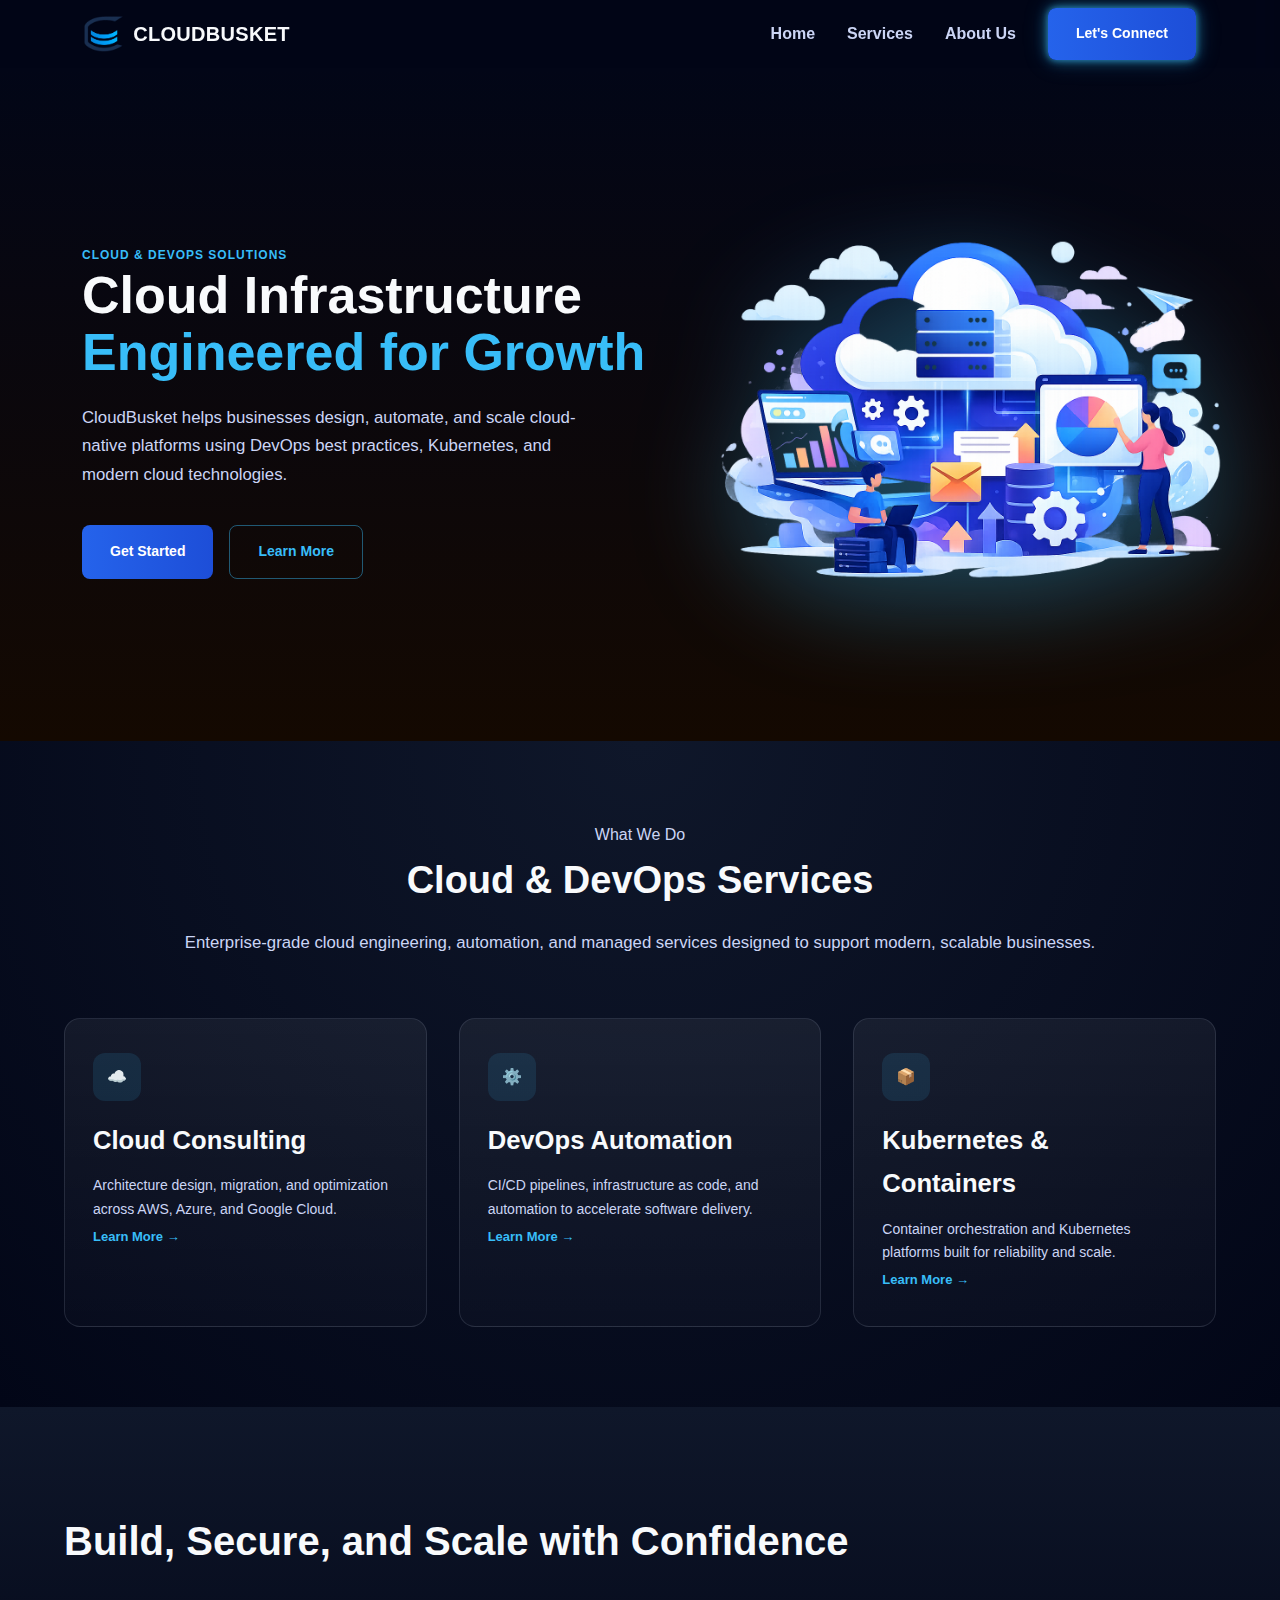
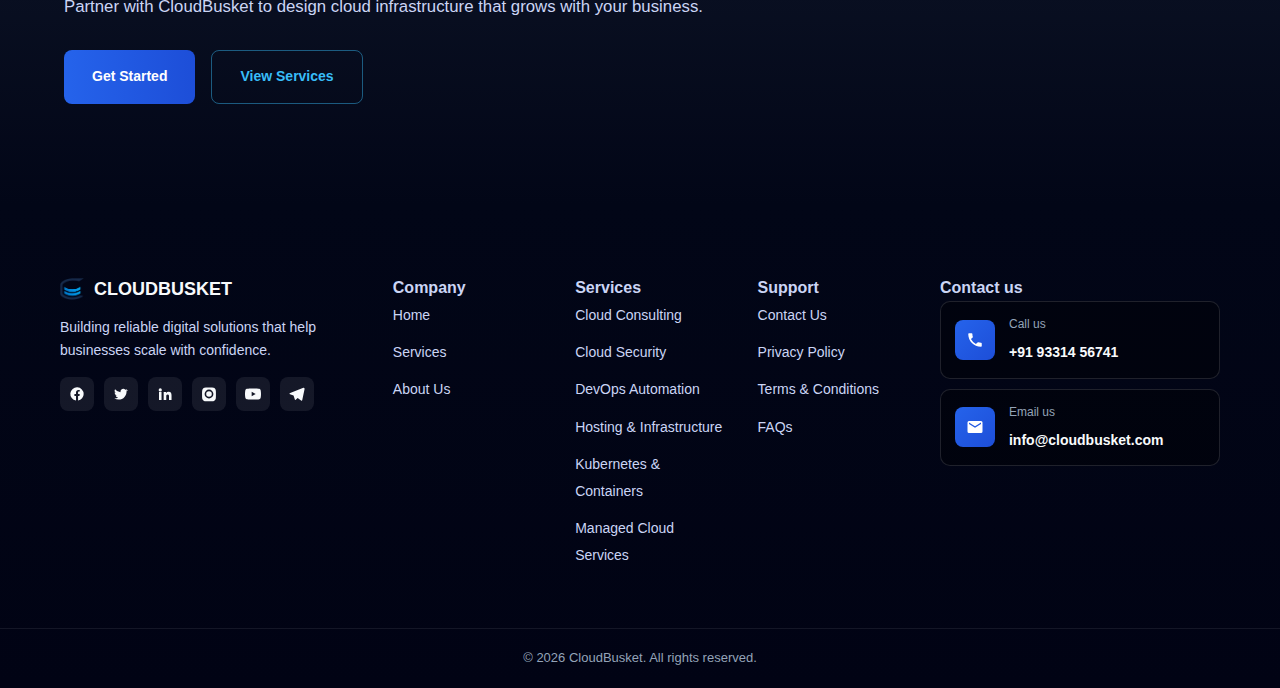
<file: index.html>
<!DOCTYPE html>
<html lang="en">

<head>
  <meta charset="UTF-8" />
  <title>CloudBusket | Cloud & DevOps Solutions</title>

  <meta name="description"
    content="CloudBusket delivers cloud consulting, DevOps automation, Kubernetes, security, and managed cloud services for scalable, secure infrastructure." />

  <meta name="viewport" content="width=device-width, initial-scale=1.0" />

  <!-- Main CSS -->
  <link rel="stylesheet" href="/css/main.css">
  <link rel="stylesheet" href="/css/section/services-section.css">
  <link rel="stylesheet" href="/css/pages/index.css">


  <!-- Favicon -->
  <link rel="icon" href="/assets/favicon/image.ico" type="image/x-icon">
</head>

<body>

  <!-- ======================
          HEADER
            ====================== -->
  <header class="site-header">
    <div class="container header-inner">
      <!-- Left: logo -->
      <div class="header-left">
        <img src="/assets/logo/cloudbusket-08.png" alt="logo" />
        <a href="index.html" class="logo">CLOUDBUSKET</a>
      </div>

      <!-- Middle: navigation -->
      <nav class="main-nav">
        <a href="index.html">Home</a>
        <a href="/pages/services.html">Services</a>
        <a href="/pages/about-us.html">About Us</a>
      </nav>

      <!-- Right: CTA button -->
      <a href="/pages/contact-us.html" class="btn btn-primary header-cta">Let's Connect</a>
  </header>

  <!-- ======================
       HERO SECTION
  ====================== -->
  <section class="hero">
    <div class="container hero-container">

      <!-- Left Content -->
      <div class="hero-content">
        <span class="hero-tag">Cloud & DevOps Solutions</span>

        <h1>
          Cloud Infrastructure<br />
          <span>Engineered for Growth</span>
        </h1>

        <p>
          CloudBusket helps businesses design, automate, and scale
          cloud-native platforms using DevOps best practices,
          Kubernetes, and modern cloud technologies.
        </p>

        <div class="hero-actions">
          <a href="/pages/contact-us.html" class="btn btn-primary">Get Started</a>
          <a href="/pages/about-us.html" class="btn btn-secondary">Learn More</a>
        </div>
      </div>

      <!-- Right Visual -->
      <div class="hero-visual">
        <img src="/assets/images/hero_index.png" alt="Cloud infrastructure illustration" class="cloud-illustration" />
      </div>

    </div>
  </section>

  <!-- ======================
       SERVICES PREVIEW
  ====================== -->
  <section class="services-dark">
    <div class="container">

      <div class="services-dark-header">
        <span class="section-tag">What We Do</span>

        <h2>Cloud & DevOps Services</h2>

        <p>
          Enterprise-grade cloud engineering, automation,
          and managed services designed to support
          modern, scalable businesses.
        </p>
      </div>

      <div class="services-dark-grid">

        <article class="service-dark-card">
          <div class="service-dark-icon">☁️</div>
          <h3>Cloud Consulting</h3>
          <p>
            Architecture design, migration, and optimization
            across AWS, Azure, and Google Cloud.
          </p>
          <a href="/pages/services.html" class="service-dark-link">Learn More →</a>
        </article>

        <article class="service-dark-card">
          <div class="service-dark-icon">⚙️</div>
          <h3>DevOps Automation</h3>
          <p>
            CI/CD pipelines, infrastructure as code, and
            automation to accelerate software delivery.
          </p>
          <a href="/pages/services.html" class="service-dark-link">Learn More →</a>
        </article>

        <article class="service-dark-card">
          <div class="service-dark-icon">📦</div>
          <h3>Kubernetes & Containers</h3>
          <p>
            Container orchestration and Kubernetes platforms
            built for reliability and scale.
          </p>
          <a href="/pages/services.html" class="service-dark-link">Learn More →</a>
        </article>

      </div>
  </section>

  <!-- ======================
       CTA SECTION
  ====================== -->
  <section class="services-cta">
    <div class="container">
      <div class="cta-content">
        <h2>Build, Secure, and Scale with Confidence</h2>

        <p>
          Partner with CloudBusket to design cloud infrastructure
          that grows with your business.
        </p>

        <div class="cta-buttons">
          <a href="/pages/contact-us.html" class="btn btn-primary">Get Started</a>
          <a href="/pages/services.html" class="btn btn-secondary">View Services</a>
        </div>
      </div>
  </section>

  <!-- ======================
       FOOTER
  ====================== -->
  <footer class="site-footer">
    <div class="footer-inner">

      <!-- Company -->
      <div class="footer-col footer-company">
        <div class="footer-brand">
          <img src="/assets/logo/cloudbusket-08.png" alt="CloudBusket logo" />
          <h4>CLOUDBUSKET</h4>
        </div>
        <p class="footer-desc">
          Building reliable digital solutions that help businesses
          scale with confidence.
        </p>

        <div class="footer-social">

          <!-- Facebook -->
          <a href="#" aria-label="Facebook">
            <svg viewBox="0 0 24 24">
              <path
                d="M22 12a10 10 0 1 0-11.5 9.9v-7h-2.4V12h2.4V9.7c0-2.4 1.4-3.7 3.6-3.7 1 0 2 .1 2 .1v2.2h-1.1c-1.1 0-1.4.7-1.4 1.4V12h2.5l-.4 2.9h-2.1v7A10 10 0 0 0 22 12Z" />
            </svg>
          </a>

          <!-- Twitter / X -->
          <a href="#" aria-label="Twitter">
            <svg viewBox="0 0 24 24">
              <path
                d="M22 5.9c-.8.4-1.6.6-2.5.8.9-.5 1.5-1.3 1.8-2.2-.8.5-1.8.9-2.8 1.1a4.2 4.2 0 0 0-7.3 3c0 .3 0 .6.1.8A11.9 11.9 0 0 1 3.1 4.8a4.2 4.2 0 0 0 1.3 5.6c-.7 0-1.4-.2-2-.5v.1a4.2 4.2 0 0 0 3.4 4.1c-.6.2-1.3.2-2 .1a4.2 4.2 0 0 0 3.9 2.9A8.4 8.4 0 0 1 2 18.5a11.9 11.9 0 0 0 6.4 1.9c7.7 0 11.9-6.4 11.9-11.9v-.5c.8-.6 1.5-1.3 2.1-2.1Z" />
            </svg>
          </a>

          <!-- LinkedIn -->
          <a href="#" aria-label="LinkedIn">
            <svg viewBox="0 0 24 24">
              <path
                d="M4.9 3.5a2.4 2.4 0 1 0 0 4.8 2.4 2.4 0 0 0 0-4.8ZM3 9h3.8v12H3V9Zm7 0h3.6v1.6h.1a4 4 0 0 1 3.6-2c3.8 0 4.5 2.5 4.5 5.7V21H18v-5.4c0-1.3 0-3-1.9-3s-2.2 1.5-2.2 2.9V21H10V9Z" />
            </svg>
          </a>

          <!-- Instagram -->
          <a href="#" aria-label="Instagram">
            <svg viewBox="0 0 24 24">
              <path
                d="M12 2.2c3.2 0 3.6 0 4.9.1 1.2.1 1.9.3 2.4.5.6.2 1 .5 1.5 1s.8.9 1 1.5c.2.5.4 1.2.5 2.4.1 1.3.1 1.7.1 4.9s0 3.6-.1 4.9c-.1 1.2-.3 1.9-.5 2.4a4.1 4.1 0 0 1-2.5 2.5c-.5.2-1.2.4-2.4.5-1.3.1-1.7.1-4.9.1s-3.6 0-4.9-.1c-1.2-.1-1.9-.3-2.4-.5a4.1 4.1 0 0 1-2.5-2.5c-.2-.5-.4-1.2-.5-2.4-.1-1.3-.1-1.7-.1-4.9s0-3.6.1-4.9c.1-1.2.3-1.9.5-2.4a4.1 4.1 0 0 1 2.5-2.5c.5-.2 1.2-.4 2.4-.5 1.3-.1 1.7-.1 4.9-.1Zm0 3.2a6.6 6.6 0 1 0 0 13.2 6.6 6.6 0 0 0 0-13.2Zm0 10.8a4.2 4.2 0 1 1 0-8.4 4.2 4.2 0 0 1 0 8.4Zm6.9-11.2a1.6 1.6 0 1 1-3.2 0 1.6 1.6 0 0 1 3.2 0Z" />
            </svg>
          </a>

          <!-- YouTube -->
          <a href="#" aria-label="YouTube">
            <svg viewBox="0 0 24 24">
              <path
                d="M23.5 6.2a3 3 0 0 0-2.1-2.1C19.5 3.6 12 3.6 12 3.6s-7.5 0-9.4.5A3 3 0 0 0 .5 6.2 31.6 31.6 0 0 0 0 12a31.6 31.6 0 0 0 .5 5.8 3 3 0 0 0 2.1 2.1c1.9.5 9.4.5 9.4.5s7.5 0 9.4-.5a3 3 0 0 0 2.1-2.1A31.6 31.6 0 0 0 24 12a31.6 31.6 0 0 0-.5-5.8Zm-13.5 9V8.8L16 12l-6 3.2Z" />
            </svg>
          </a>

          <!-- Telegram -->
          <a href="#" aria-label="Telegram">
            <svg viewBox="0 0 24 24">
              <path
                d="M22.5 2.3 1.8 10.6c-1.4.6-1.4 1.5-.3 1.8l5.3 1.7 2 6c.2.6.1.9.7.9.5 0 .7-.3 1-.6l2.5-2.4 5.1 3.8c.9.5 1.6.3 1.8-.9l3.4-16.1c.3-1.4-.5-2-1.8-1.6Z" />
            </svg>
          </a>

        </div>

      </div>


      <!-- Services -->
      <div class="footer-col">
        <h4>Company</h4>
        <ul>
          <li><a href="index.html">Home</a></li>
          <li><a href="/pages/services.html">Services</a></li>
          <li><a href="/pages/about-us.html">About Us</a></li>
        </ul>
      </div>

      <!-- Services -->
      <div class="footer-col">
        <h4>Services</h4>
        <ul>
          <li><a href="/pages/cloud-consulting.html">Cloud Consulting</a></li>
          <li><a href="/pages/cloud-security.html">Cloud Security</a></li>
          <li><a href="/pages/devops-automation.html">DevOps Automation</a></li>
          <li><a href="/pages/hosting-infrastructure.html">Hosting & Infrastructure</a></li>
          <li><a href="/pages/kubernetes-containers.html">Kubernetes & Containers</a></li>
          <li><a href="/pages/managed-cloud-services.html">Managed Cloud Services</a></li>
        </ul>
      </div>

      <!-- Support -->
      <div class="footer-col">
        <h4>Support</h4>
        <ul>
          <li><a href="/pages/contact-us.html">Contact Us</a></li>
          <li><a href="#">Privacy Policy</a></li>
          <li><a href="#">Terms & Conditions</a></li>
          <li><a href="#">FAQs</a></li>
        </ul>
      </div>

      <!-- Contact Us (Boxed) -->
      <div class="footer-contact-box">
        <h4>Contact us</h4>

        <div class="footer-contact-card">
          <div class="contact-icon">
            <svg viewBox="0 0 24 24" aria-hidden="true">
              <path
                d="M6.6 10.8a15.5 15.5 0 0 0 6.6 6.6l2.2-2.2a1 1 0 0 1 1-.24c1.1.36 2.3.56 3.6.56a1 1 0 0 1 1 1V20a1 1 0 0 1-1 1C10.4 21 3 13.6 3 4a1 1 0 0 1 1-1h3.5a1 1 0 0 1 1 1c0 1.3.2 2.5.6 3.6a1 1 0 0 1-.24 1L6.6 10.8Z" />
            </svg>
          </div>

          <div class="contact-text">
            <span>Call us</span>
            <a href="tel:+919331456741">+91 93314 56741</a>
          </div>
        </div>

        <div class="footer-contact-card">
          <div class="contact-icon">
            <svg viewBox="0 0 24 24" aria-hidden="true">
              <path
                d="M20 4H4a2 2 0 0 0-2 2v12a2 2 0 0 0 2 2h16a2 2 0 0 0 2-2V6a2 2 0 0 0-2-2Zm0 4-8 5-8-5V6l8 5 8-5v2Z" />
            </svg>
          </div>

          <div class="contact-text">
            <span>Email us</span>
            <a href="mailto:info@cloudbusket.com">
              info@cloudbusket.com
            </a>
          </div>
        </div>
      </div>

    </div>

    <div class="footer-bottom">
      © 2026 CloudBusket. All rights reserved.
    </div>
  </footer>

</body>

</html>
</file>
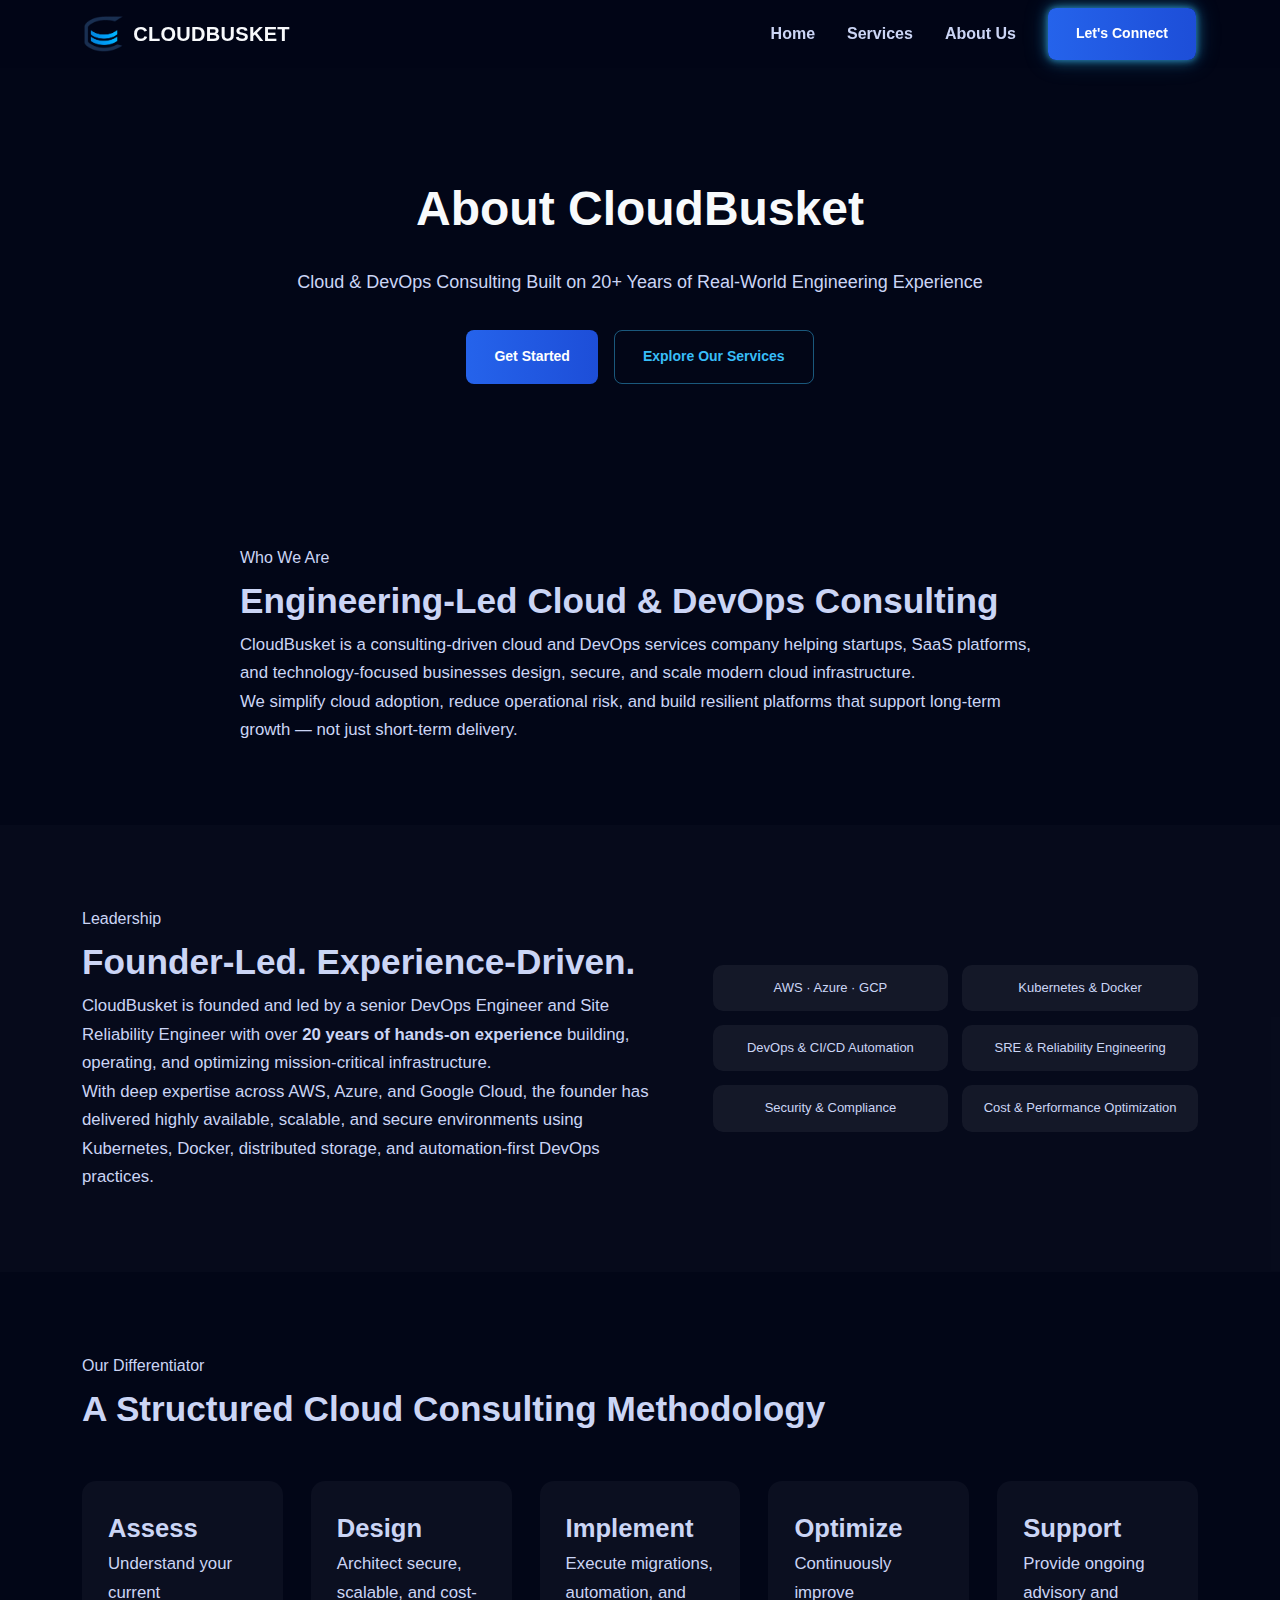
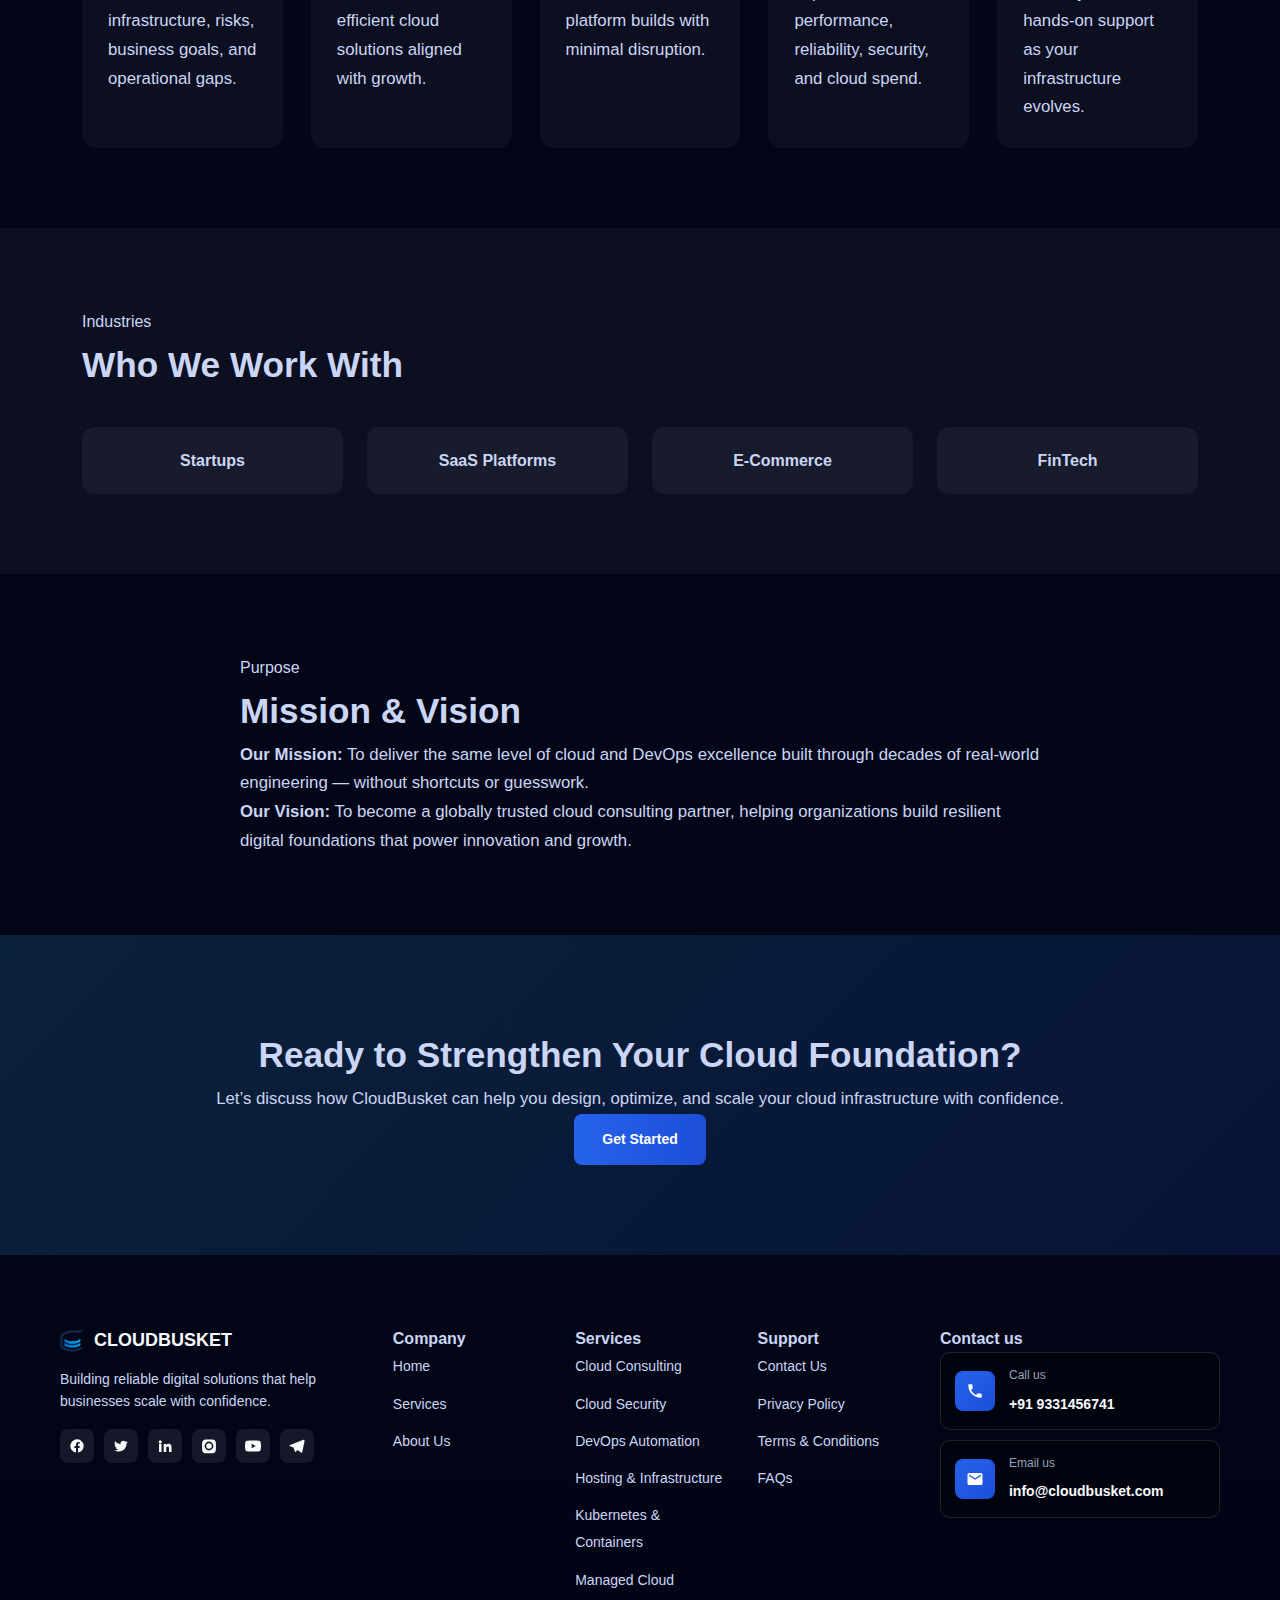
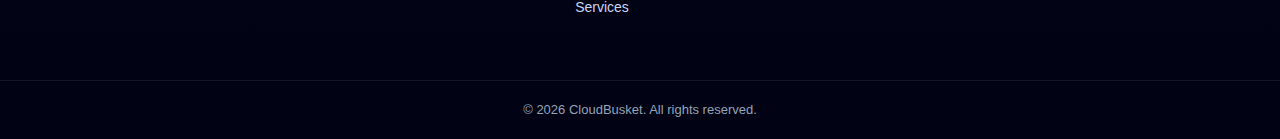
<file: pages/about-us.html>
<!DOCTYPE html>
<html lang="en">

<head>
  <meta charset="UTF-8" />
  <title>CloudBusket | Cloud & DevOps Solutions</title>

  <meta name="description"
    content="CloudBusket delivers cloud consulting, DevOps automation, Kubernetes, security, and managed cloud services for scalable, secure infrastructure." />

  <meta name="viewport" content="width=device-width, initial-scale=1.0" />

  <!-- Main CSS -->
  <link rel="stylesheet" href="/css/main.css">
  <link rel="stylesheet" href="/css/pages/about-us.css">

  <!-- Favicon -->
  <link rel="icon" href="/assets/favicon/image.ico" type="image/x-icon">
</head>

<body>

  <!-- ======================
          HEADER
            ====================== -->
  <header class="site-header">
    <div class="container header-inner">
      <!-- Left: logo -->
      <div class="header-left">
        <img src="/assets/logo/cloudbusket-08.png" alt="logo" />
        <a href="/index.html" class="logo">CLOUDBUSKET</a>
      </div>

      <!-- Middle: navigation -->
      <nav class="main-nav">
        <a href="/index.html">Home</a>
        <a href="/pages/services.html">Services</a>
        <a href="/pages/about-us.html">About Us</a>
      </nav>

      <!-- Right: CTA button -->
      <a href="/pages/contact-us.html" class="btn btn-primary header-cta">Let's Connect</a>
  </header>

  <!-- ================= ABOUT US PAGE ================= -->

  <section class="about-hero">
    <div class="container">
      <h1>About CloudBusket</h1>
      <p class="about-hero-subtitle">
        Cloud & DevOps Consulting Built on 20+ Years of Real-World Engineering Experience
      </p>

      <div class="about-hero-cta">
        <a href="/pages/contact-us.html" class="btn btn-primary">Get Started</a>
        <a href="/pages/services.html" class="btn btn-secondary">Explore Our Services</a>
      </div>
    </div>
  </section>


  <!-- ================= WHO WE ARE ================= -->

  <section class="about-section">
    <div class="container about-narrow">
      <span class="section-tag">Who We Are</span>
      <h2>Engineering-Led Cloud & DevOps Consulting</h2>

      <p>
        CloudBusket is a consulting-driven cloud and DevOps services company helping startups,
        SaaS platforms, and technology-focused businesses design, secure, and scale modern cloud infrastructure.
      </p>

      <p>
        We simplify cloud adoption, reduce operational risk, and build resilient platforms
        that support long-term growth — not just short-term delivery.
      </p>
    </div>
  </section>


  <!-- ================= FOUNDER EXPERTISE ================= -->

  <section class="about-section about-dark">
    <div class="container">

      <div class="founder-layout">
        <div class="founder-content">
          <span class="section-tag">Leadership</span>
          <h2>Founder-Led. Experience-Driven.</h2>

          <p>
            CloudBusket is founded and led by a senior DevOps Engineer and Site Reliability Engineer
            with over <strong>20 years of hands-on experience</strong> building, operating, and optimizing
            mission-critical infrastructure.
          </p>

          <p>
            With deep expertise across AWS, Azure, and Google Cloud, the founder has delivered
            highly available, scalable, and secure environments using Kubernetes, Docker,
            distributed storage, and automation-first DevOps practices.
          </p>
        </div>

        <div class="founder-skills">
          <div class="skill-badge">AWS · Azure · GCP</div>
          <div class="skill-badge">Kubernetes & Docker</div>
          <div class="skill-badge">DevOps & CI/CD Automation</div>
          <div class="skill-badge">SRE & Reliability Engineering</div>
          <div class="skill-badge">Security & Compliance</div>
          <div class="skill-badge">Cost & Performance Optimization</div>
        </div>
      </div>

    </div>
  </section>


  <!-- ================= DIFFERENTIATOR ================= -->

  <section class="about-section">
    <div class="container">

      <span class="section-tag">Our Differentiator</span>
      <h2>A Structured Cloud Consulting Methodology</h2>

      <div class="methodology-grid">

        <div class="method-card">
          <h3>Assess</h3>
          <p>
            Understand your current infrastructure, risks,
            business goals, and operational gaps.
          </p>
        </div>

        <div class="method-card">
          <h3>Design</h3>
          <p>
            Architect secure, scalable, and cost-efficient
            cloud solutions aligned with growth.
          </p>
        </div>

        <div class="method-card">
          <h3>Implement</h3>
          <p>
            Execute migrations, automation, and platform builds
            with minimal disruption.
          </p>
        </div>

        <div class="method-card">
          <h3>Optimize</h3>
          <p>
            Continuously improve performance, reliability,
            security, and cloud spend.
          </p>
        </div>

        <div class="method-card">
          <h3>Support</h3>
          <p>
            Provide ongoing advisory and hands-on support
            as your infrastructure evolves.
          </p>
        </div>

      </div>

    </div>
  </section>


  <!-- ================= INDUSTRIES ================= -->

  <section class="about-section about-light">
    <div class="container">
      <span class="section-tag">Industries</span>
      <h2>Who We Work With</h2>

      <div class="industries-grid">
        <div class="industry-card">Startups</div>
        <div class="industry-card">SaaS Platforms</div>
        <div class="industry-card">E-Commerce</div>
        <div class="industry-card">FinTech</div>
      </div>
    </div>
  </section>


  <!-- ================= MISSION & VISION ================= -->

  <section class="about-section">
    <div class="container about-narrow">
      <span class="section-tag">Purpose</span>
      <h2>Mission & Vision</h2>

      <p>
        <strong>Our Mission:</strong> To deliver the same level of cloud and DevOps excellence
        built through decades of real-world engineering — without shortcuts or guesswork.
      </p>

      <p>
        <strong>Our Vision:</strong> To become a globally trusted cloud consulting partner,
        helping organizations build resilient digital foundations that power innovation and growth.
      </p>
    </div>
  </section>


  <!-- ================= CTA ================= -->

  <section class="about-cta">
    <div class="container">
      <h2>Ready to Strengthen Your Cloud Foundation?</h2>
      <p>
        Let’s discuss how CloudBusket can help you design, optimize,
        and scale your cloud infrastructure with confidence.
      </p>

      <a href="/pages/contact-us.html" class="btn btn-primary">
        Get Started
      </a>
    </div>
  </section>

  <!-- ================= FOOTER ================= -->
  <footer class="site-footer">
    <div class="footer-inner">

      <!-- Company -->
      <div class="footer-col footer-company">
        <div class="footer-brand">
          <img src="/assets/logo/cloudbusket-08.png" alt="CloudBusket logo" />
          <h4>CLOUDBUSKET</h4>
        </div>
        <p class="footer-desc">
          Building reliable digital solutions that help businesses
          scale with confidence.
        </p>

        <div class="footer-social">

          <!-- Facebook -->
          <a href="#" aria-label="Facebook">
            <svg viewBox="0 0 24 24">
              <path
                d="M22 12a10 10 0 1 0-11.5 9.9v-7h-2.4V12h2.4V9.7c0-2.4 1.4-3.7 3.6-3.7 1 0 2 .1 2 .1v2.2h-1.1c-1.1 0-1.4.7-1.4 1.4V12h2.5l-.4 2.9h-2.1v7A10 10 0 0 0 22 12Z" />
            </svg>
          </a>

          <!-- Twitter / X -->
          <a href="#" aria-label="Twitter">
            <svg viewBox="0 0 24 24">
              <path
                d="M22 5.9c-.8.4-1.6.6-2.5.8.9-.5 1.5-1.3 1.8-2.2-.8.5-1.8.9-2.8 1.1a4.2 4.2 0 0 0-7.3 3c0 .3 0 .6.1.8A11.9 11.9 0 0 1 3.1 4.8a4.2 4.2 0 0 0 1.3 5.6c-.7 0-1.4-.2-2-.5v.1a4.2 4.2 0 0 0 3.4 4.1c-.6.2-1.3.2-2 .1a4.2 4.2 0 0 0 3.9 2.9A8.4 8.4 0 0 1 2 18.5a11.9 11.9 0 0 0 6.4 1.9c7.7 0 11.9-6.4 11.9-11.9v-.5c.8-.6 1.5-1.3 2.1-2.1Z" />
            </svg>
          </a>

          <!-- LinkedIn -->
          <a href="#" aria-label="LinkedIn">
            <svg viewBox="0 0 24 24">
              <path
                d="M4.9 3.5a2.4 2.4 0 1 0 0 4.8 2.4 2.4 0 0 0 0-4.8ZM3 9h3.8v12H3V9Zm7 0h3.6v1.6h.1a4 4 0 0 1 3.6-2c3.8 0 4.5 2.5 4.5 5.7V21H18v-5.4c0-1.3 0-3-1.9-3s-2.2 1.5-2.2 2.9V21H10V9Z" />
            </svg>
          </a>

          <!-- Instagram -->
          <a href="#" aria-label="Instagram">
            <svg viewBox="0 0 24 24">
              <path
                d="M12 2.2c3.2 0 3.6 0 4.9.1 1.2.1 1.9.3 2.4.5.6.2 1 .5 1.5 1s.8.9 1 1.5c.2.5.4 1.2.5 2.4.1 1.3.1 1.7.1 4.9s0 3.6-.1 4.9c-.1 1.2-.3 1.9-.5 2.4a4.1 4.1 0 0 1-2.5 2.5c-.5.2-1.2.4-2.4.5-1.3.1-1.7.1-4.9.1s-3.6 0-4.9-.1c-1.2-.1-1.9-.3-2.4-.5a4.1 4.1 0 0 1-2.5-2.5c-.2-.5-.4-1.2-.5-2.4-.1-1.3-.1-1.7-.1-4.9s0-3.6.1-4.9c.1-1.2.3-1.9.5-2.4a4.1 4.1 0 0 1 2.5-2.5c.5-.2 1.2-.4 2.4-.5 1.3-.1 1.7-.1 4.9-.1Zm0 3.2a6.6 6.6 0 1 0 0 13.2 6.6 6.6 0 0 0 0-13.2Zm0 10.8a4.2 4.2 0 1 1 0-8.4 4.2 4.2 0 0 1 0 8.4Zm6.9-11.2a1.6 1.6 0 1 1-3.2 0 1.6 1.6 0 0 1 3.2 0Z" />
            </svg>
          </a>

          <!-- YouTube -->
          <a href="#" aria-label="YouTube">
            <svg viewBox="0 0 24 24">
              <path
                d="M23.5 6.2a3 3 0 0 0-2.1-2.1C19.5 3.6 12 3.6 12 3.6s-7.5 0-9.4.5A3 3 0 0 0 .5 6.2 31.6 31.6 0 0 0 0 12a31.6 31.6 0 0 0 .5 5.8 3 3 0 0 0 2.1 2.1c1.9.5 9.4.5 9.4.5s7.5 0 9.4-.5a3 3 0 0 0 2.1-2.1A31.6 31.6 0 0 0 24 12a31.6 31.6 0 0 0-.5-5.8Zm-13.5 9V8.8L16 12l-6 3.2Z" />
            </svg>
          </a>

          <!-- Telegram -->
          <a href="#" aria-label="Telegram">
            <svg viewBox="0 0 24 24">
              <path
                d="M22.5 2.3 1.8 10.6c-1.4.6-1.4 1.5-.3 1.8l5.3 1.7 2 6c.2.6.1.9.7.9.5 0 .7-.3 1-.6l2.5-2.4 5.1 3.8c.9.5 1.6.3 1.8-.9l3.4-16.1c.3-1.4-.5-2-1.8-1.6Z" />
            </svg>
          </a>

        </div>

      </div>


      <!-- Services -->
      <div class="footer-col">
        <h4>Company</h4>
        <ul>
          <li><a href="/index.html">Home</a></li>
          <li><a href="/pages/services.html">Services</a></li>
          <li><a href="/pages/about-us.html">About Us</a></li>
        </ul>
      </div>

      <!-- Services -->
      <div class="footer-col">
        <h4>Services</h4>
        <ul>
          <li><a href="/pages/cloud-consulting.html">Cloud Consulting</a></li>
          <li><a href="/pages/cloud-security.html">Cloud Security</a></li>
          <li><a href="/pages/devops-automation.html">DevOps Automation</a></li>
          <li><a href="/pages/hosting-infrastructure.html">Hosting & Infrastructure</a></li>
          <li><a href="/pages/kubernetes-containers.html">Kubernetes & Containers</a></li>
          <li><a href="/pages/managed-cloud-services.html">Managed Cloud Services</a></li>
        </ul>
      </div>

      <!-- Support -->
      <div class="footer-col">
        <h4>Support</h4>
        <ul>
          <li><a href="/pages/contact-us.html">Contact Us</a></li>
          <li><a href="#">Privacy Policy</a></li>
          <li><a href="#">Terms & Conditions</a></li>
          <li><a href="#">FAQs</a></li>
        </ul>
      </div>

      <!-- Contact Us (Boxed) -->
      <div class="footer-contact-box">
        <h4>Contact us</h4>

        <div class="footer-contact-card">
          <div class="contact-icon">
            <svg viewBox="0 0 24 24" aria-hidden="true">
              <path
                d="M6.6 10.8a15.5 15.5 0 0 0 6.6 6.6l2.2-2.2a1 1 0 0 1 1-.24c1.1.36 2.3.56 3.6.56a1 1 0 0 1 1 1V20a1 1 0 0 1-1 1C10.4 21 3 13.6 3 4a1 1 0 0 1 1-1h3.5a1 1 0 0 1 1 1c0 1.3.2 2.5.6 3.6a1 1 0 0 1-.24 1L6.6 10.8Z" />
            </svg>
          </div>

          <div class="contact-text">
            <span>Call us</span>
            <a href="tel:+919331456741">+91 9331456741</a>
          </div>
        </div>

        <div class="footer-contact-card">
          <div class="contact-icon">
            <svg viewBox="0 0 24 24" aria-hidden="true">
              <path
                d="M20 4H4a2 2 0 0 0-2 2v12a2 2 0 0 0 2 2h16a2 2 0 0 0 2-2V6a2 2 0 0 0-2-2Zm0 4-8 5-8-5V6l8 5 8-5v2Z" />
            </svg>
          </div>

          <div class="contact-text">
            <span>Email us</span>
            <a href="mailto:info@cloudbusket.com">
              info@cloudbusket.com
            </a>
          </div>
        </div>
      </div>

    </div>

    <div class="footer-bottom">
      © 2026 CloudBusket. All rights reserved.
    </div>
  </footer>

</body>

</html>
</file>
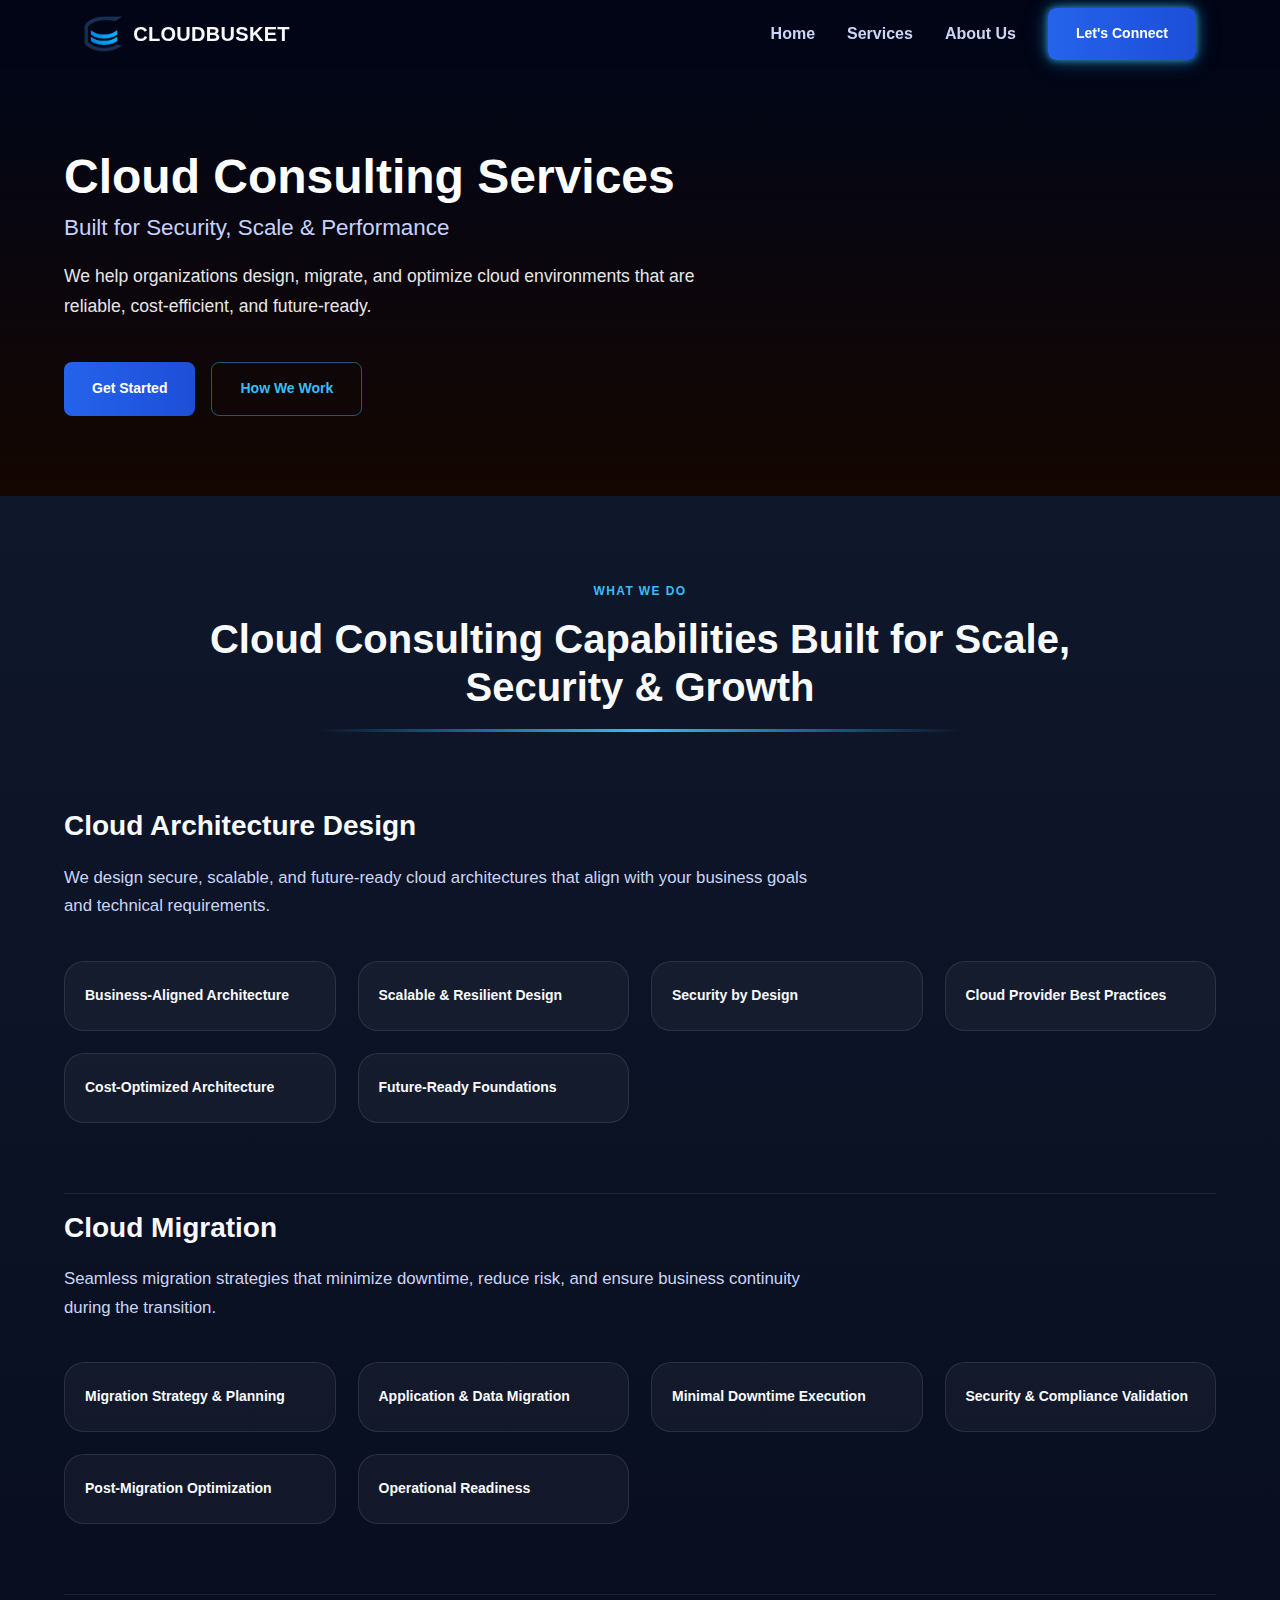
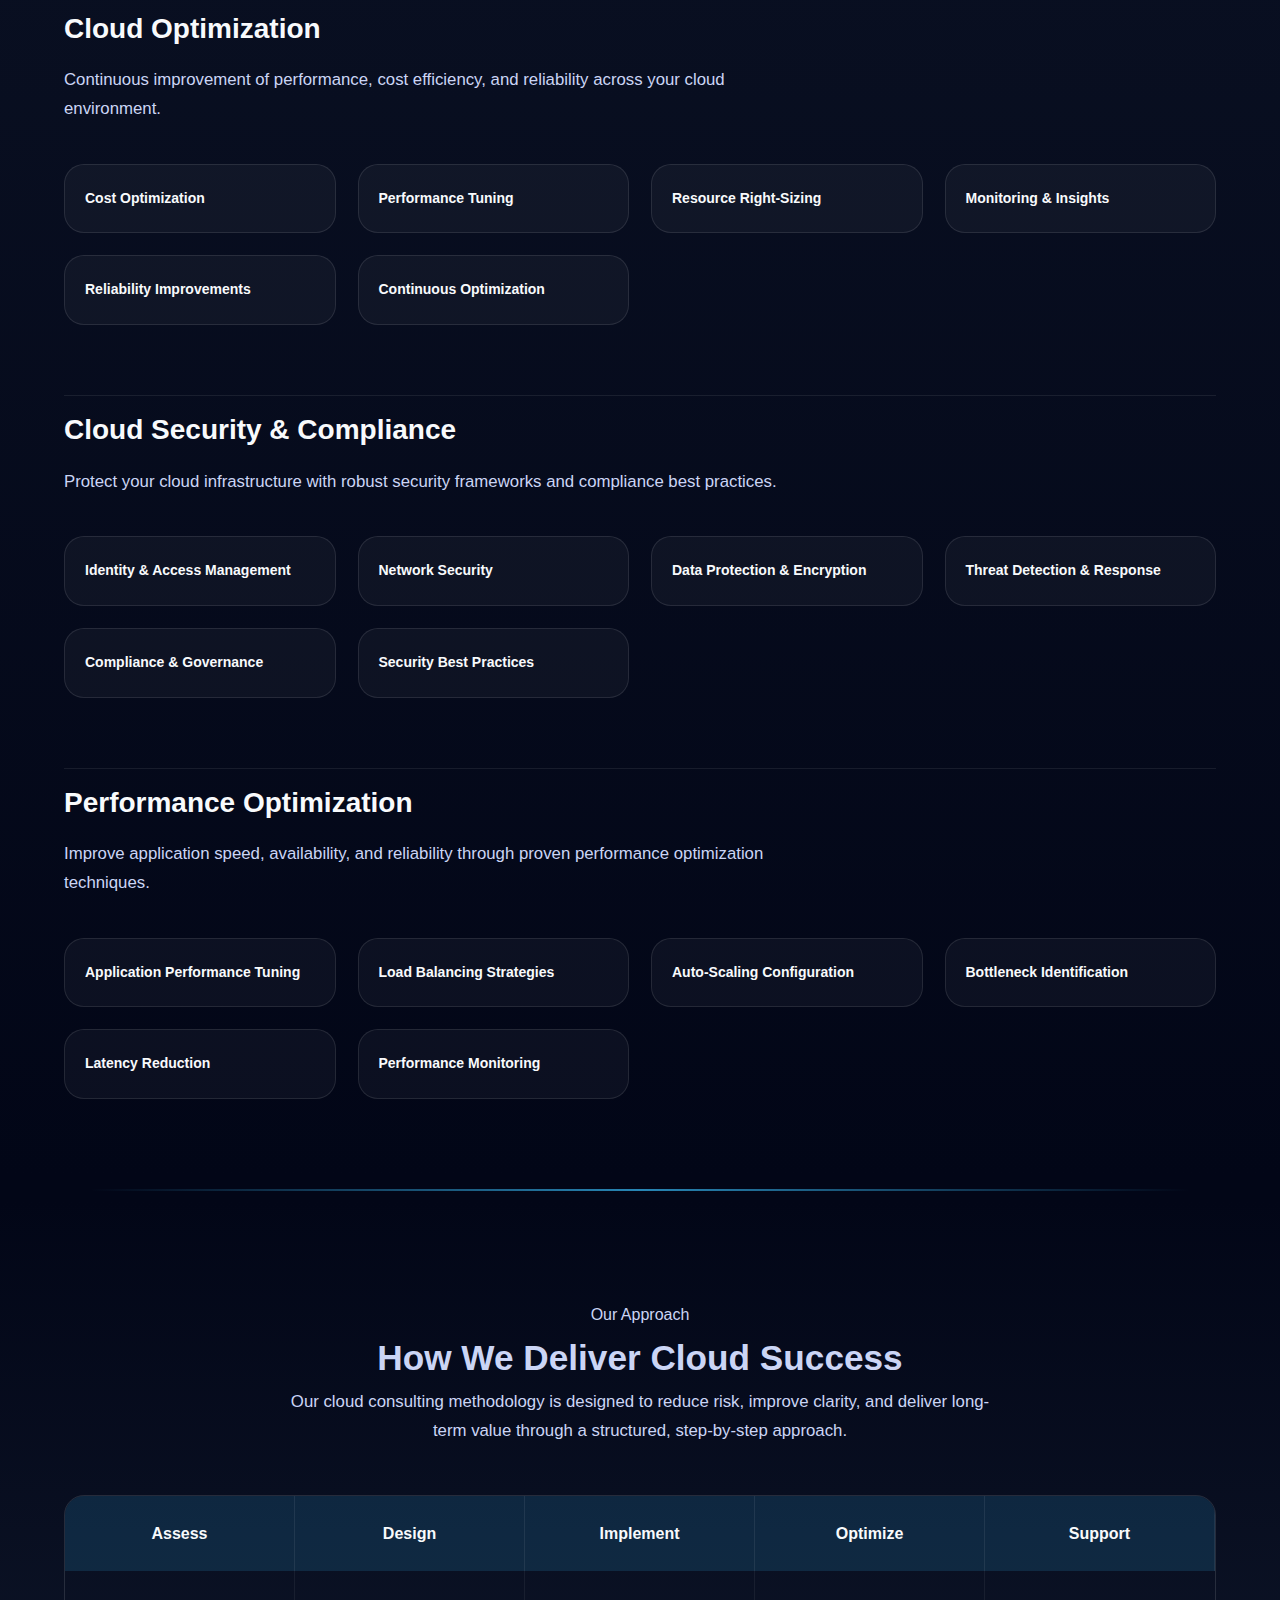
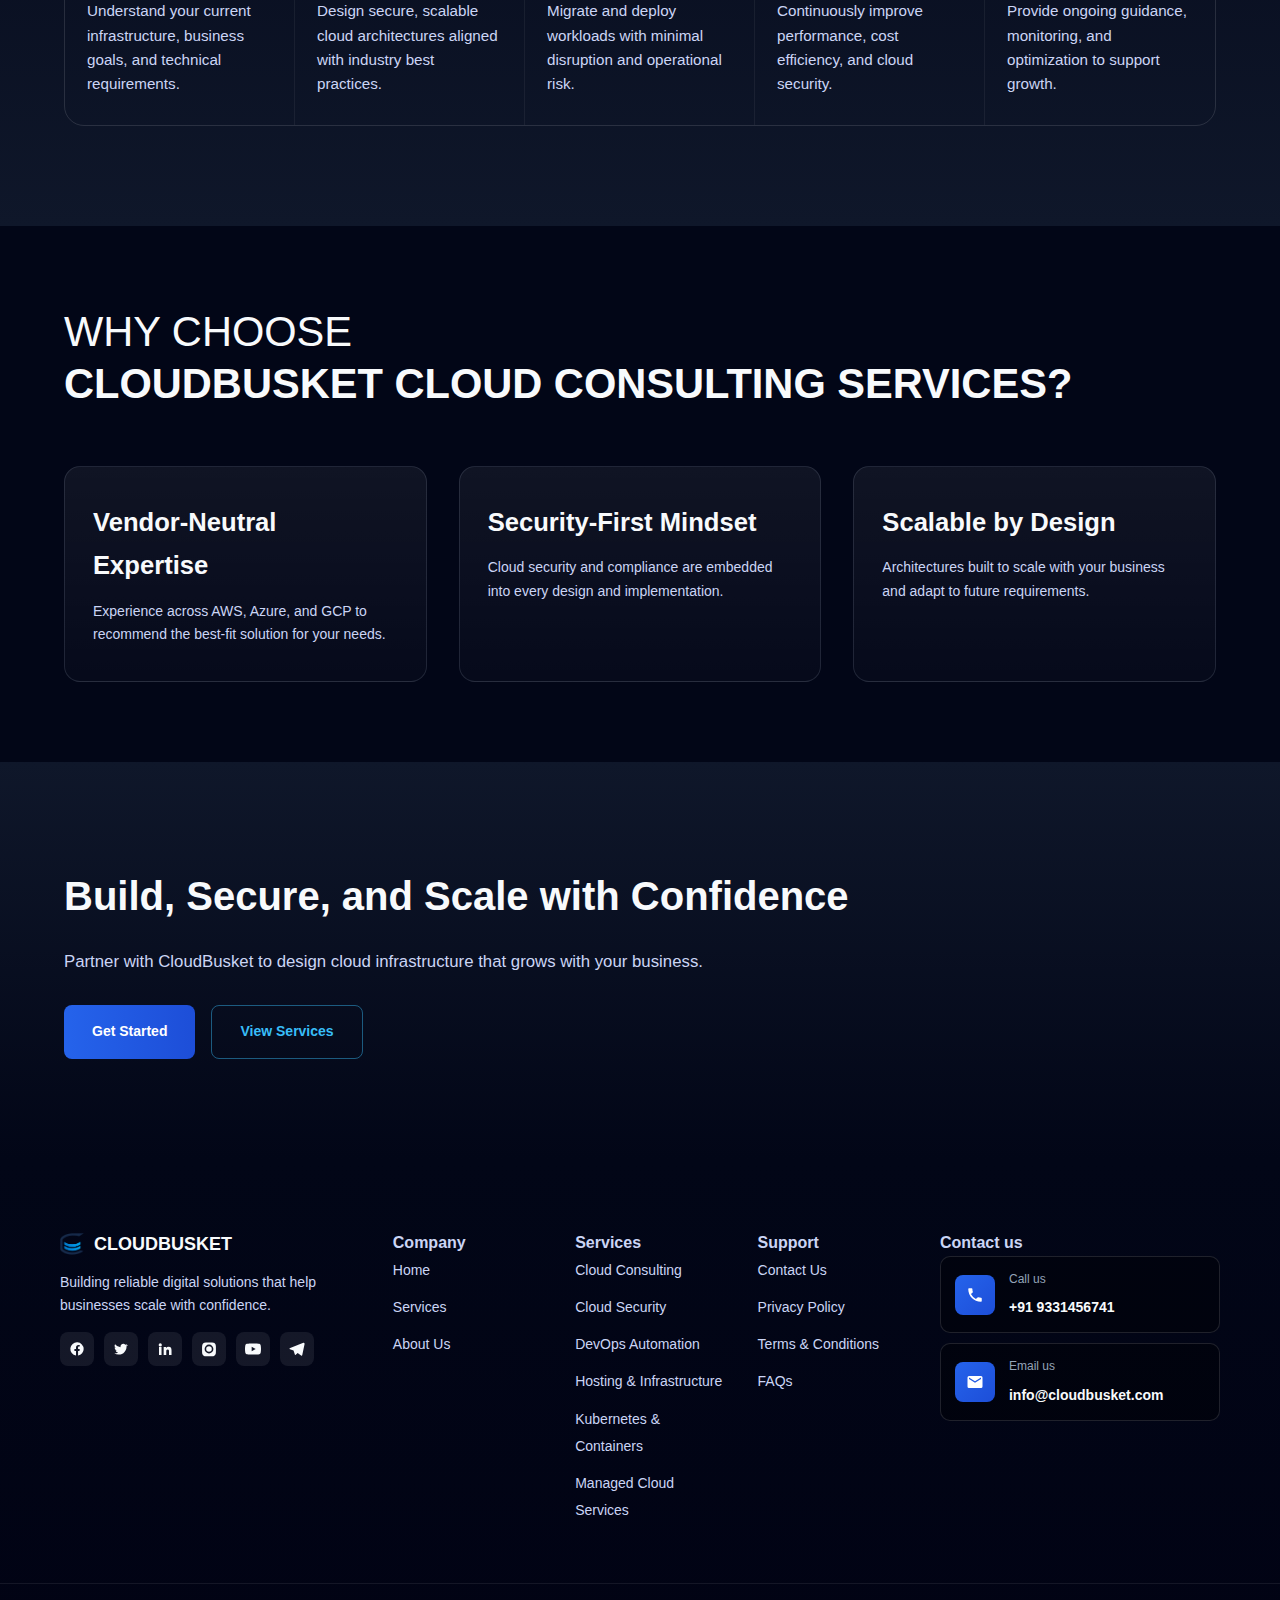
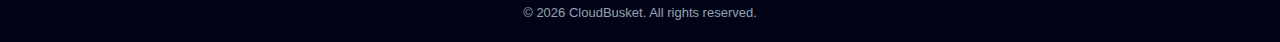
<file: pages/cloud-consulting.html>
<!DOCTYPE html>
<html lang="en">

<head>
    <meta charset="UTF-8" />
    <meta name="viewport" content="width=device-width, initial-scale=1.0" />

    <!-- SEO Meta -->
    <title>Cloud Consulting Services | Secure & Scalable Cloud Solutions</title>
    <meta name="description"
        content="Professional cloud consulting services to design, migrate, secure, and optimize cloud infrastructure. AWS, Azure & GCP experts helping businesses scale reliably." />
    <meta name="keywords"
        content="cloud consulting, cloud architecture, AWS consulting, Azure consulting, GCP consulting, cloud migration, cloud optimization" />

    <!-- Open Graph -->
    <meta property="og:title" content="Cloud Consulting Services" />
    <meta property="og:description"
        content="Design, migrate, and optimize secure cloud infrastructure built for scalability and performance." />
    <meta property="og:type" content="website" />

    <link rel="canonical" href="https://www.yourdomain.com/cloud-consulting.html" />

    <!-- Main CSS -->
    <link rel="stylesheet" href="/css/main.css">
    <link rel="stylesheet" href="/css/section/service-pages.css">

    <!-- Favicon -->
    <link rel="icon" href="/assets/favicon/image.ico" type="image/x-icon">

</head>

<body>

    <!-- ================= HEADER ================= -->
    <header class="site-header">
        <div class="container header-inner">
            <!-- Left: logo -->
            <div class="header-left">
                <img src="/assets/logo/cloudbusket-08.png" alt="logo" />
                <a href="/index.html" class="logo">CLOUDBUSKET</a>
            </div>

            <!-- Middle: navigation -->
            <nav class="main-nav">
                <a href="/index.html">Home</a>
                <a href="/pages/services.html">Services</a>
                <a href="/pages/about-us.html">About Us</a>
            </nav>

            <!-- Right: CTA button -->
            <a href="/pages/contact-us.html" class="btn btn-primary header-cta">Let's Connect</a>
    </header>

    <!-- ================= HERO ================= -->
    <section class="services-hero">
        <div class="container">
            <h1>
                Cloud Consulting Services<br />
                <span>Built for Security, Scale & Performance</span>
            </h1>
            <p>
                We help organizations design, migrate, and optimize cloud environments
                that are reliable, cost-efficient, and future-ready.
            </p>
            <div class="hero-actions">
                <a href="/pages/contact-us.html" class="btn btn-primary">Get Started</a>
                <a href="#approach" class="btn btn-secondary">How We Work</a>
            </div>
        </div>
    </section>

    <!-- ================= WHAT WE DO ================= -->

    <section class="cloud-capabilities" aria-labelledby="cloud-capabilities-heading">
        <div class="container">

            <span class="section-tag">What We Do</span>
            <h2 id="cloud-capabilities-heading">
                Cloud Consulting Capabilities Built for Scale, Security & Growth
            </h2>


            <!-- ================= Cloud Architecture Design ================= -->
            <article class="capability-section">

                <h3>Cloud Architecture Design</h3>
                <p class="capability-intro">
                    We design secure, scalable, and future-ready cloud architectures
                    that align with your business goals and technical requirements.
                </p>

                <div class="capability-grid">
                    <div class="capability-card">Business-Aligned Architecture</div>
                    <div class="capability-card">Scalable & Resilient Design</div>
                    <div class="capability-card">Security by Design</div>
                    <div class="capability-card">Cloud Provider Best Practices</div>
                    <div class="capability-card">Cost-Optimized Architecture</div>
                    <div class="capability-card">Future-Ready Foundations</div>
                </div>

            </article>

            <!-- ================= Cloud Migration ================= -->
            <article class="capability-section">

                <h3>Cloud Migration</h3>
                <p class="capability-intro">
                    Seamless migration strategies that minimize downtime, reduce risk,
                    and ensure business continuity during the transition.
                </p>

                <div class="capability-grid">
                    <div class="capability-card">Migration Strategy & Planning</div>
                    <div class="capability-card">Application & Data Migration</div>
                    <div class="capability-card">Minimal Downtime Execution</div>
                    <div class="capability-card">Security & Compliance Validation</div>
                    <div class="capability-card">Post-Migration Optimization</div>
                    <div class="capability-card">Operational Readiness</div>
                </div>

            </article>

            <!-- ================= Cloud Optimization ================= -->
            <article class="capability-section">

                <h3>Cloud Optimization</h3>
                <p class="capability-intro">
                    Continuous improvement of performance, cost efficiency,
                    and reliability across your cloud environment.
                </p>

                <div class="capability-grid">
                    <div class="capability-card">Cost Optimization</div>
                    <div class="capability-card">Performance Tuning</div>
                    <div class="capability-card">Resource Right-Sizing</div>
                    <div class="capability-card">Monitoring & Insights</div>
                    <div class="capability-card">Reliability Improvements</div>
                    <div class="capability-card">Continuous Optimization</div>
                </div>

            </article>

            <!-- ================= Cloud Security & Compliance ================= -->
            <article class="capability-section">

                <h3>Cloud Security & Compliance</h3>
                <p class="capability-intro">
                    Protect your cloud infrastructure with robust security frameworks
                    and compliance best practices.
                </p>

                <div class="capability-grid">
                    <div class="capability-card">Identity & Access Management</div>
                    <div class="capability-card">Network Security</div>
                    <div class="capability-card">Data Protection & Encryption</div>
                    <div class="capability-card">Threat Detection & Response</div>
                    <div class="capability-card">Compliance & Governance</div>
                    <div class="capability-card">Security Best Practices</div>
                </div>

            </article>

            <!-- ================= Performance Optimization ================= -->
            <article class="capability-section">

                <h3>Performance Optimization</h3>
                <p class="capability-intro">
                    Improve application speed, availability, and reliability
                    through proven performance optimization techniques.
                </p>

                <div class="capability-grid">
                    <div class="capability-card">Application Performance Tuning</div>
                    <div class="capability-card">Load Balancing Strategies</div>
                    <div class="capability-card">Auto-Scaling Configuration</div>
                    <div class="capability-card">Bottleneck Identification</div>
                    <div class="capability-card">Latency Reduction</div>
                    <div class="capability-card">Performance Monitoring</div>
                </div>

            </article>

        </div>
    </section>

    <!-- ================= DIVIDER LINE. ================= -->

    <div class="section-divider"></div>

    <!-- ================= APPROACH ================= -->
    <section id="approach" class="approach-table-section">
        <div class="container">

            <span class="section-tag">Our Approach</span>
            <h2>How We Deliver Cloud Success</h2>

            <p class="approach-intro">
                Our cloud consulting methodology is designed to reduce risk,
                improve clarity, and deliver long-term value through a structured,
                step-by-step approach.
            </p>

            <!-- Header Row -->
            <div class="approach-table">
                <h3 class="approach-header">Assess</h3>
                <h3 class="approach-header">Design</h3>
                <h3 class="approach-header">Implement</h3>
                <h3 class="approach-header">Optimize</h3>
                <h3 class="approach-header">Support</h3>

                <!-- Content Row -->
                <div class="approach-cell">
                    Understand your current infrastructure, business goals,
                    and technical requirements.
                </div>

                <div class="approach-cell">
                    Design secure, scalable cloud architectures aligned with
                    industry best practices.
                </div>

                <div class="approach-cell">
                    Migrate and deploy workloads with minimal disruption
                    and operational risk.
                </div>

                <div class="approach-cell">
                    Continuously improve performance, cost efficiency,
                    and cloud security.
                </div>

                <div class="approach-cell">
                    Provide ongoing guidance, monitoring, and optimization
                    to support growth.
                </div>
            </div>

        </div>
    </section>

    <!-- ================= WHY CHOOSE US ================= -->
    <section class="why-choose-section">
        <div class="container">
            <div class="why-choose-layout">

                <!-- Section Header -->
                <div class="why-choose-header">
                    <h2>
                        WHY CHOOSE <strong>CloudBusket Cloud Consulting Services?</strong>
                    </h2>
                </div>

                <!-- Cards Grid -->
                <div class="why-choose-grid">
                    <div class="why-choose-card">
                        <h3>Vendor-Neutral Expertise</h3>
                        <p>
                            Experience across AWS, Azure, and GCP to recommend the best-fit
                            solution for your needs.
                        </p>
                    </div>

                    <div class="why-choose-card">
                        <h3>Security-First Mindset</h3>
                        <p>
                            Cloud security and compliance are embedded into every design and
                            implementation.
                        </p>
                    </div>

                    <div class="why-choose-card">
                        <h3>Scalable by Design</h3>
                        <p>
                            Architectures built to scale with your business and adapt to future
                            requirements.
                        </p>
                    </div>
                </div>

            </div>
        </div>
    </section>

    <!-- ================= CTA ================= -->
    <section class="services-cta">
        <div class="container">
            <div class="cta-content">
                <h2>Build, Secure, and Scale with Confidence</h2>

                <p>
                    Partner with CloudBusket to design cloud infrastructure
                    that grows with your business.
                </p>

                <div class="cta-buttons">
                    <a href="/pages/contact-us.html" class="btn btn-primary">Get Started</a>
                    <a href="/pages/services.html" class="btn btn-secondary">View Services</a>
                </div>
            </div>
        </div>
    </section>

    <!-- ======================
       FOOTER
  ====================== -->
    <footer class="site-footer">
        <div class="footer-inner">

            <!-- Company -->
            <div class="footer-col footer-company">
                <div class="footer-brand">
                    <img src="/assets/logo/cloudbusket-08.png" alt="CloudBusket logo" />
                    <h4>CLOUDBUSKET</h4>
                </div>
                <p class="footer-desc">
                    Building reliable digital solutions that help businesses
                    scale with confidence.
                </p>

                <div class="footer-social">

                    <!-- Facebook -->
                    <a href="#" aria-label="Facebook">
                        <svg viewBox="0 0 24 24">
                            <path
                                d="M22 12a10 10 0 1 0-11.5 9.9v-7h-2.4V12h2.4V9.7c0-2.4 1.4-3.7 3.6-3.7 1 0 2 .1 2 .1v2.2h-1.1c-1.1 0-1.4.7-1.4 1.4V12h2.5l-.4 2.9h-2.1v7A10 10 0 0 0 22 12Z" />
                        </svg>
                    </a>

                    <!-- Twitter / X -->
                    <a href="#" aria-label="Twitter">
                        <svg viewBox="0 0 24 24">
                            <path
                                d="M22 5.9c-.8.4-1.6.6-2.5.8.9-.5 1.5-1.3 1.8-2.2-.8.5-1.8.9-2.8 1.1a4.2 4.2 0 0 0-7.3 3c0 .3 0 .6.1.8A11.9 11.9 0 0 1 3.1 4.8a4.2 4.2 0 0 0 1.3 5.6c-.7 0-1.4-.2-2-.5v.1a4.2 4.2 0 0 0 3.4 4.1c-.6.2-1.3.2-2 .1a4.2 4.2 0 0 0 3.9 2.9A8.4 8.4 0 0 1 2 18.5a11.9 11.9 0 0 0 6.4 1.9c7.7 0 11.9-6.4 11.9-11.9v-.5c.8-.6 1.5-1.3 2.1-2.1Z" />
                        </svg>
                    </a>

                    <!-- LinkedIn -->
                    <a href="#" aria-label="LinkedIn">
                        <svg viewBox="0 0 24 24">
                            <path
                                d="M4.9 3.5a2.4 2.4 0 1 0 0 4.8 2.4 2.4 0 0 0 0-4.8ZM3 9h3.8v12H3V9Zm7 0h3.6v1.6h.1a4 4 0 0 1 3.6-2c3.8 0 4.5 2.5 4.5 5.7V21H18v-5.4c0-1.3 0-3-1.9-3s-2.2 1.5-2.2 2.9V21H10V9Z" />
                        </svg>
                    </a>

                    <!-- Instagram -->
                    <a href="#" aria-label="Instagram">
                        <svg viewBox="0 0 24 24">
                            <path
                                d="M12 2.2c3.2 0 3.6 0 4.9.1 1.2.1 1.9.3 2.4.5.6.2 1 .5 1.5 1s.8.9 1 1.5c.2.5.4 1.2.5 2.4.1 1.3.1 1.7.1 4.9s0 3.6-.1 4.9c-.1 1.2-.3 1.9-.5 2.4a4.1 4.1 0 0 1-2.5 2.5c-.5.2-1.2.4-2.4.5-1.3.1-1.7.1-4.9.1s-3.6 0-4.9-.1c-1.2-.1-1.9-.3-2.4-.5a4.1 4.1 0 0 1-2.5-2.5c-.2-.5-.4-1.2-.5-2.4-.1-1.3-.1-1.7-.1-4.9s0-3.6.1-4.9c.1-1.2.3-1.9.5-2.4a4.1 4.1 0 0 1 2.5-2.5c.5-.2 1.2-.4 2.4-.5 1.3-.1 1.7-.1 4.9-.1Zm0 3.2a6.6 6.6 0 1 0 0 13.2 6.6 6.6 0 0 0 0-13.2Zm0 10.8a4.2 4.2 0 1 1 0-8.4 4.2 4.2 0 0 1 0 8.4Zm6.9-11.2a1.6 1.6 0 1 1-3.2 0 1.6 1.6 0 0 1 3.2 0Z" />
                        </svg>
                    </a>

                    <!-- YouTube -->
                    <a href="#" aria-label="YouTube">
                        <svg viewBox="0 0 24 24">
                            <path
                                d="M23.5 6.2a3 3 0 0 0-2.1-2.1C19.5 3.6 12 3.6 12 3.6s-7.5 0-9.4.5A3 3 0 0 0 .5 6.2 31.6 31.6 0 0 0 0 12a31.6 31.6 0 0 0 .5 5.8 3 3 0 0 0 2.1 2.1c1.9.5 9.4.5 9.4.5s7.5 0 9.4-.5a3 3 0 0 0 2.1-2.1A31.6 31.6 0 0 0 24 12a31.6 31.6 0 0 0-.5-5.8Zm-13.5 9V8.8L16 12l-6 3.2Z" />
                        </svg>
                    </a>

                    <!-- Telegram -->
                    <a href="#" aria-label="Telegram">
                        <svg viewBox="0 0 24 24">
                            <path
                                d="M22.5 2.3 1.8 10.6c-1.4.6-1.4 1.5-.3 1.8l5.3 1.7 2 6c.2.6.1.9.7.9.5 0 .7-.3 1-.6l2.5-2.4 5.1 3.8c.9.5 1.6.3 1.8-.9l3.4-16.1c.3-1.4-.5-2-1.8-1.6Z" />
                        </svg>
                    </a>

                </div>

            </div>


            <!-- Services -->
            <div class="footer-col">
                <h4>Company</h4>
                <ul>
                    <li><a href="/index.html">Home</a></li>
                    <li><a href="/pages/services.html">Services</a></li>
                    <li><a href="/pages/about-us.html">About Us</a></li>
                </ul>
            </div>

            <!-- Services -->
            <div class="footer-col">
                <h4>Services</h4>
                <ul>
                    <li><a href="/pages/cloud-consulting.html">Cloud Consulting</a></li>
                    <li><a href="/pages/cloud-security.html">Cloud Security</a></li>
                    <li><a href="/pages/devops-automation.html">DevOps Automation</a></li>
                    <li><a href="/pages/hosting-infrastructure.html">Hosting & Infrastructure</a></li>
                    <li><a href="/pages/kubernetes-containers.html">Kubernetes & Containers</a></li>
                    <li><a href="/pages/managed-cloud-services.html">Managed Cloud Services</a></li>
                </ul>
            </div>

            <!-- Support -->
            <div class="footer-col">
                <h4>Support</h4>
                <ul>
                    <li><a href="/pages/contact-us.html">Contact Us</a></li>
                    <li><a href="#">Privacy Policy</a></li>
                    <li><a href="#">Terms & Conditions</a></li>
                    <li><a href="#">FAQs</a></li>
                </ul>
            </div>

            <!-- Contact Us (Boxed) -->
            <div class="footer-contact-box">
                <h4>Contact us</h4>

                <div class="footer-contact-card">
                    <div class="contact-icon">
                        <svg viewBox="0 0 24 24" aria-hidden="true">
                            <path
                                d="M6.6 10.8a15.5 15.5 0 0 0 6.6 6.6l2.2-2.2a1 1 0 0 1 1-.24c1.1.36 2.3.56 3.6.56a1 1 0 0 1 1 1V20a1 1 0 0 1-1 1C10.4 21 3 13.6 3 4a1 1 0 0 1 1-1h3.5a1 1 0 0 1 1 1c0 1.3.2 2.5.6 3.6a1 1 0 0 1-.24 1L6.6 10.8Z" />
                        </svg>
                    </div>

                    <div class="contact-text">
                        <span>Call us</span>
                        <a href="tel:+919331456741">+91 9331456741</a>
                    </div>
                </div>

                <div class="footer-contact-card">
                    <div class="contact-icon">
                        <svg viewBox="0 0 24 24" aria-hidden="true">
                            <path
                                d="M20 4H4a2 2 0 0 0-2 2v12a2 2 0 0 0 2 2h16a2 2 0 0 0 2-2V6a2 2 0 0 0-2-2Zm0 4-8 5-8-5V6l8 5 8-5v2Z" />
                        </svg>
                    </div>

                    <div class="contact-text">
                        <span>Email us</span>
                        <a href="mailto:info@cloudbusket.com">
                            info@cloudbusket.com
                        </a>
                    </div>
                </div>
            </div>

        </div>

        <div class="footer-bottom">
            © 2026 CloudBusket. All rights reserved.
        </div>
    </footer>

</body>

</html>
</file>
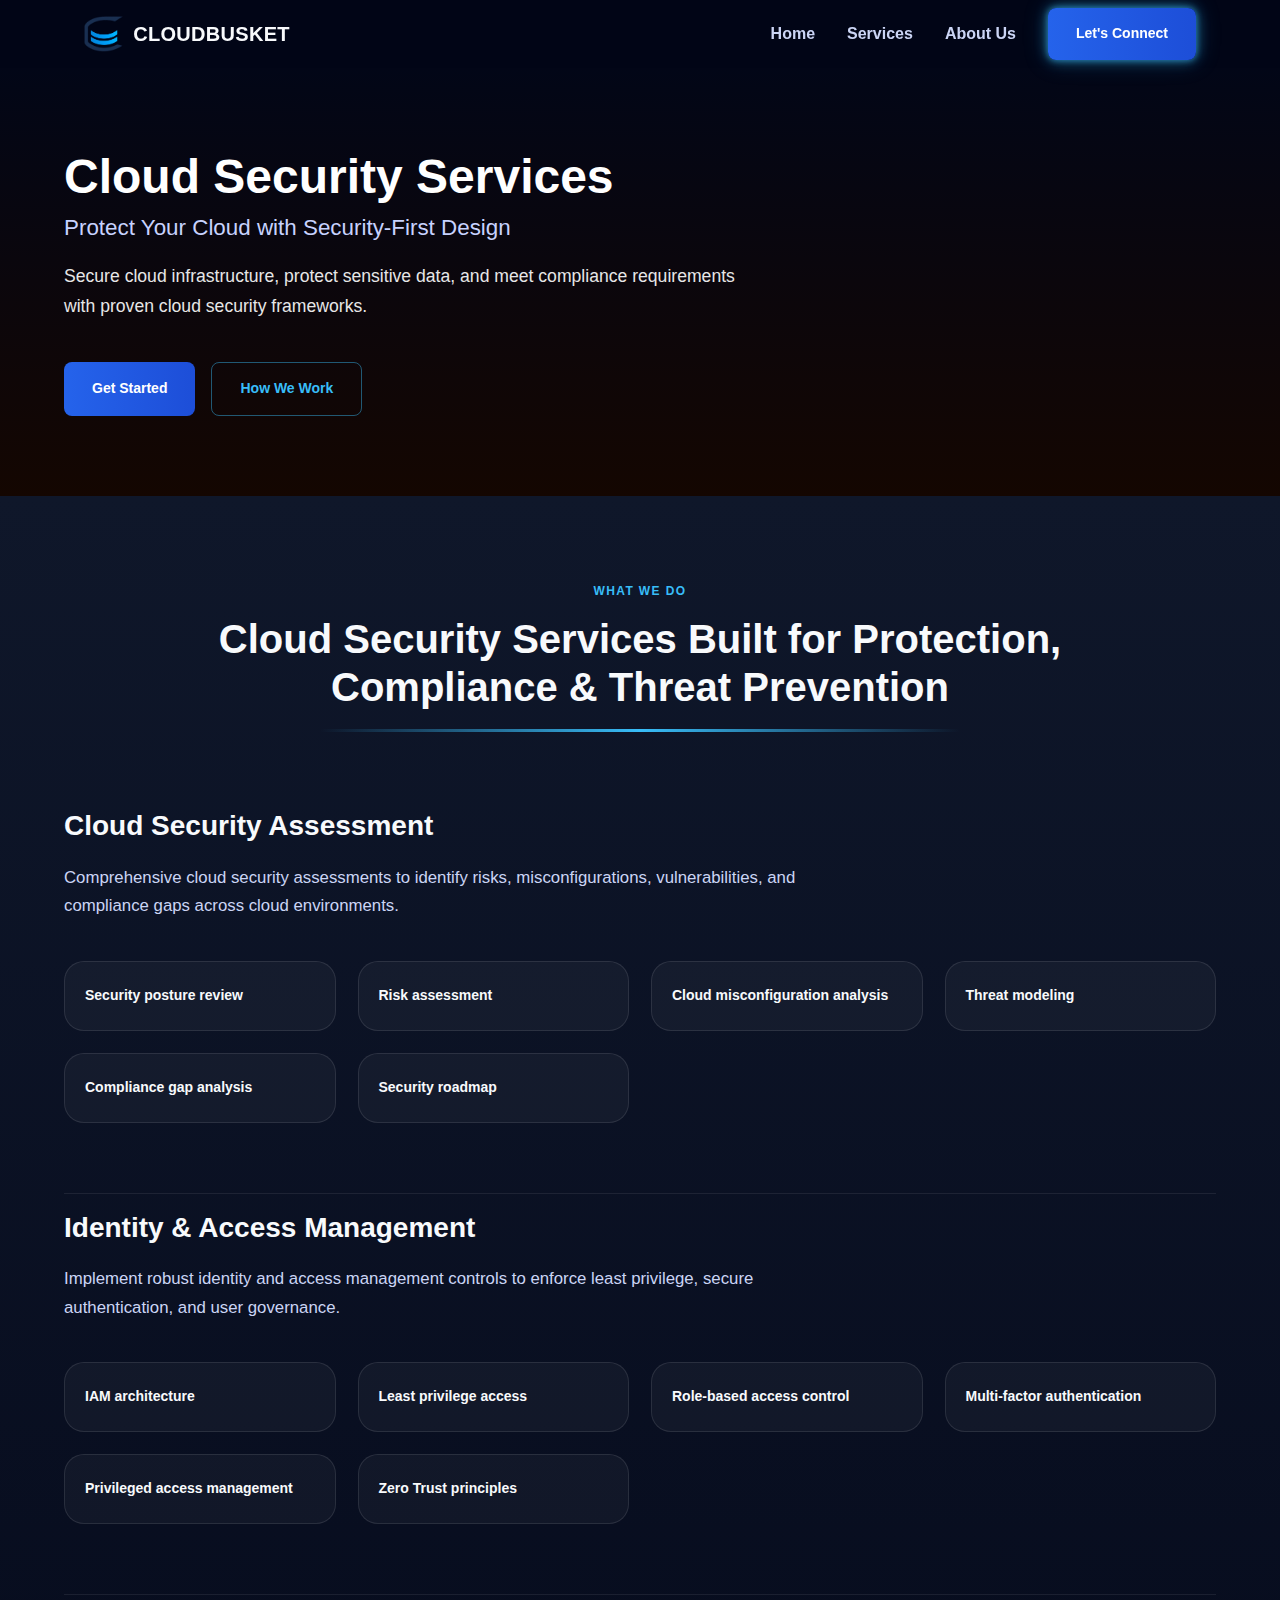
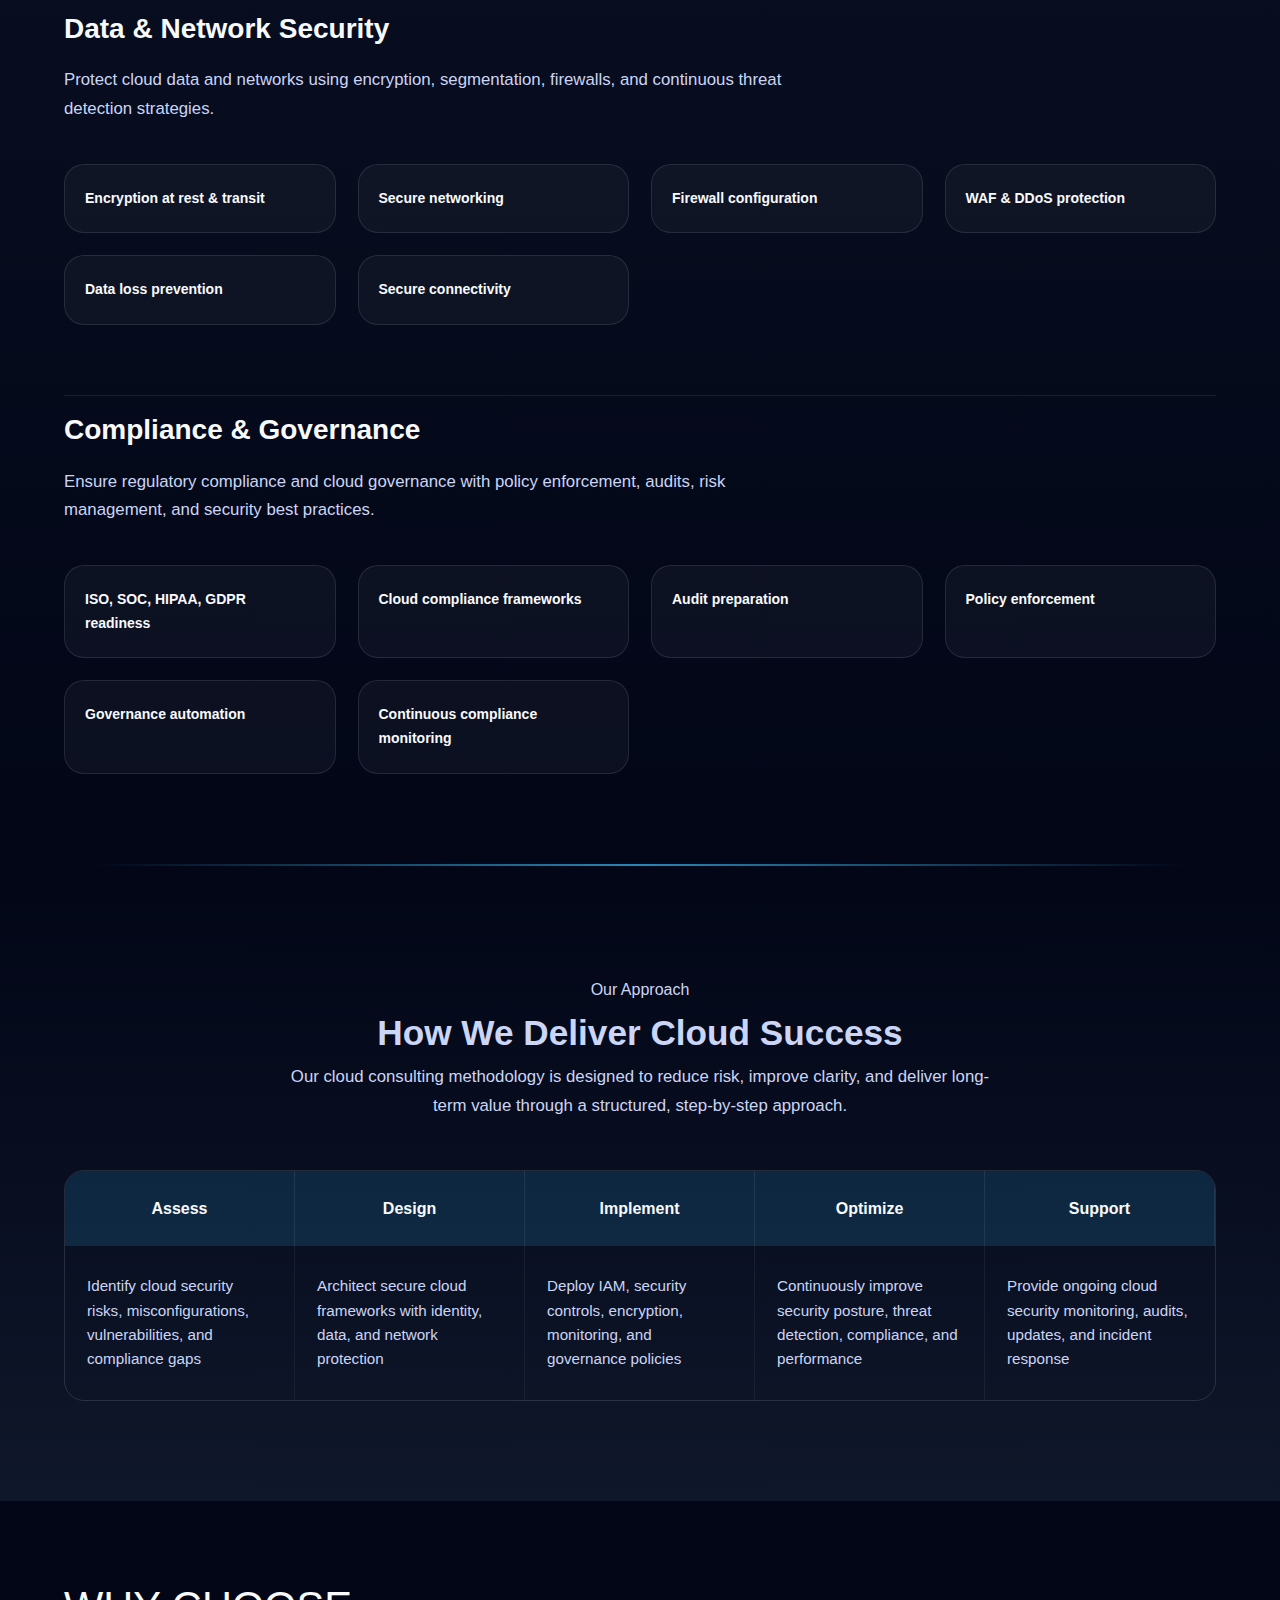
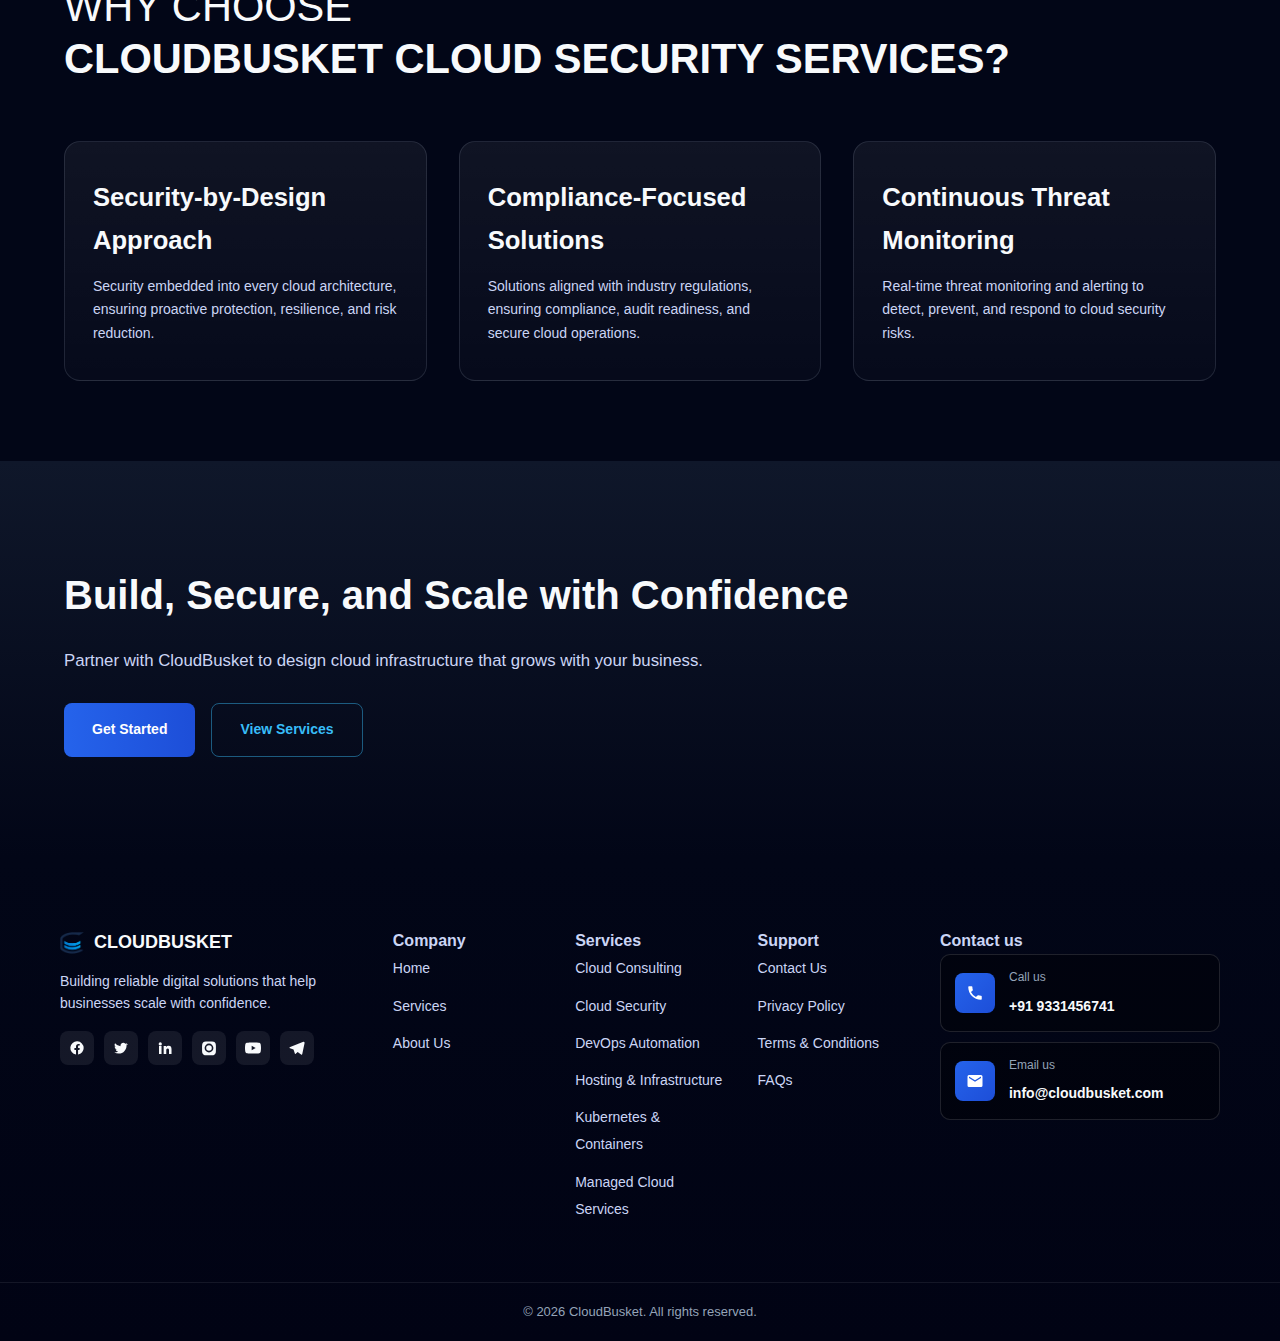
<file: pages/cloud-security.html>
<!DOCTYPE html>
<html lang="en">

<head>
    <meta charset="UTF-8" />
    <meta name="viewport" content="width=device-width, initial-scale=1.0" />

    <!-- SEO Meta -->
    <title>Cloud Security Services | Protect & Comply in the Cloud</title>
    <meta name="description"
        content="CloudBusket cloud security services protect your infrastructure, ensure compliance, and secure data across AWS, Azure, and GCP with robust cloud security frameworks." />
    <meta name="keywords"
        content="cloud security, cloud compliance, cloud protection, AWS security, Azure security, GCP security, data protection, identity and access management" />

    <!-- Open Graph -->
    <meta property="og:title" content="Cloud Security Services" />
    <meta property="og:description"
        content="Protect your cloud infrastructure and meet compliance standards with CloudBusket cloud security services." />
    <meta property="og:type" content="website" />

    <link rel="canonical" href="https://www.yourdomain.com/cloud-security.html" />

    <!-- Main CSS -->
    <link rel="stylesheet" href="/css/main.css">
    <link rel="stylesheet" href="/css/section/service-pages.css">

    <!-- Favicon -->
    <link rel="icon" href="/assets/favicon/image.ico" type="image/x-icon">

</head>

<body>

    <!-- ================= HEADER ================= -->
    <header class="site-header">
        <div class="container header-inner">
            <!-- Left: logo -->
            <div class="header-left">
                <img src="/assets/logo/cloudbusket-08.png" alt="logo" />
                <a href="/index.html" class="logo">CLOUDBUSKET</a>
            </div>

            <!-- Middle: navigation -->
            <nav class="main-nav">
                <a href="/index.html">Home</a>
                <a href="/pages/services.html">Services</a>
                <a href="/pages/about-us.html">About Us</a>
            </nav>

            <!-- Right: CTA button -->
            <a href="/pages/contact-us.html" class="btn btn-primary header-cta">Let's Connect</a>
    </header>

    <!-- ================= HERO ================= -->
    <section class="services-hero">
        <div class="container">
            <h1>
                Cloud Security Services<br />
                <span>Protect Your Cloud with Security-First Design</span>
            </h1>
            <p>
                Secure cloud infrastructure, protect sensitive data,
                and meet compliance requirements with proven cloud security frameworks.
            </p>
            <div class="hero-actions">
                <a href="/pages/contact-us.html" class="btn btn-primary">Get Started</a>
                <a href="#approach" class="btn btn-secondary">How We Work</a>
            </div>
        </div>
    </section>

    <!-- ================= WHAT WE DO ================= -->

    <section class="cloud-capabilities" aria-labelledby="cloud-capabilities-heading">
        <div class="container">

            <span class="section-tag">What We Do</span>
            <h2 id="cloud-capabilities-heading">
                Cloud Security Services Built for Protection, Compliance & Threat Prevention
            </h2>


            <!-- ================= Cloud Security Assessment ================= -->
            <article class="capability-section">

                <h3>Cloud Security Assessment</h3>
                <p class="capability-intro">
                    Comprehensive cloud security assessments to identify risks,
                    misconfigurations, vulnerabilities, and compliance gaps across cloud environments.
                </p>

                <div class="capability-grid">
                    <div class="capability-card">Security posture review</div>
                    <div class="capability-card">Risk assessment</div>
                    <div class="capability-card">Cloud misconfiguration analysis</div>
                    <div class="capability-card">Threat modeling</div>
                    <div class="capability-card">Compliance gap analysis</div>
                    <div class="capability-card">Security roadmap</div>
                </div>

            </article>

            <!-- ================= Identity & Access Management ================= -->
            <article class="capability-section">

                <h3>Identity & Access Management</h3>
                <p class="capability-intro">
                    Implement robust identity and access management controls to enforce
                    least privilege, secure authentication, and user governance.
                </p>

                <div class="capability-grid">
                    <div class="capability-card">IAM architecture</div>
                    <div class="capability-card">Least privilege access</div>
                    <div class="capability-card">Role-based access control</div>
                    <div class="capability-card">Multi-factor authentication</div>
                    <div class="capability-card">Privileged access management</div>
                    <div class="capability-card">Zero Trust principles</div>
                </div>

            </article>

            <!-- ================= Data & Network Security ================= -->
            <article class="capability-section">

                <h3>Data & Network Security</h3>
                <p class="capability-intro">
                    Protect cloud data and networks using encryption, segmentation,
                    firewalls, and continuous threat detection strategies.
                </p>

                <div class="capability-grid">
                    <div class="capability-card">Encryption at rest & transit</div>
                    <div class="capability-card">Secure networking</div>
                    <div class="capability-card">Firewall configuration</div>
                    <div class="capability-card">WAF & DDoS protection</div>
                    <div class="capability-card">Data loss prevention</div>
                    <div class="capability-card">Secure connectivity</div>
                </div>

            </article>

            <!-- ================= Compliance & Governance ================= -->
            <article class="capability-section">

                <h3>Compliance & Governance</h3>
                <p class="capability-intro">
                    Ensure regulatory compliance and cloud governance with policy
                    enforcement, audits, risk management, and security best practices.
                </p>

                <div class="capability-grid">
                    <div class="capability-card">ISO, SOC, HIPAA, GDPR readiness</div>
                    <div class="capability-card">Cloud compliance frameworks</div>
                    <div class="capability-card">Audit preparation</div>
                    <div class="capability-card">Policy enforcement</div>
                    <div class="capability-card">Governance automation</div>
                    <div class="capability-card">Continuous compliance monitoring</div>
                </div>

            </article>

        </div>
    </section>

    <!-- ================= DIVIDER LINE. ================= -->

    <div class="section-divider"></div>

    <!-- ================= APPROACH ================= -->
    <section id="approach" class="approach-table-section">
        <div class="container">

            <span class="section-tag">Our Approach</span>
            <h2>How We Deliver Cloud Success</h2>

            <p class="approach-intro">
                Our cloud consulting methodology is designed to reduce risk,
                improve clarity, and deliver long-term value through a structured,
                step-by-step approach.
            </p>

            <!-- Header Row -->
            <div class="approach-table">
                <h3 class="approach-header">Assess</h3>
                <h3 class="approach-header">Design</h3>
                <h3 class="approach-header">Implement</h3>
                <h3 class="approach-header">Optimize</h3>
                <h3 class="approach-header">Support</h3>

                <!-- Content Row -->
                <div class="approach-cell">
                    Identify cloud security risks, misconfigurations, vulnerabilities,
                    and compliance gaps
                </div>

                <div class="approach-cell">
                    Architect secure cloud frameworks with identity, data, and network protection
                </div>

                <div class="approach-cell">
                    Deploy IAM, security controls, encryption, monitoring, and governance policies
                </div>

                <div class="approach-cell">
                    Continuously improve security posture, threat detection, compliance, and performance
                </div>

                <div class="approach-cell">
                    Provide ongoing cloud security monitoring, audits, updates, and incident response
                </div>
            </div>

        </div>
    </section>



    <!-- ================= WHY CHOOSE US ================= -->
    <section class="why-choose-section">
        <div class="container">
            <div class="why-choose-layout">

                <!-- Section Header -->
                <div class="why-choose-header">
                    <h2>
                        WHY CHOOSE <strong>CloudBusket Cloud Security Services?</strong>
                    </h2>
                </div>

                <!-- Cards Grid -->
                <div class="why-choose-grid">
                    <div class="why-choose-card">
                        <h3>Security-by-Design Approach</h3>
                        <p>
                            Security embedded into every cloud architecture,
                            ensuring proactive protection, resilience, and risk reduction.
                        </p>
                    </div>

                    <div class="why-choose-card">
                        <h3>Compliance-Focused Solutions</h3>
                        <p>
                            Solutions aligned with industry regulations,
                            ensuring compliance, audit readiness, and secure cloud operations.
                        </p>
                    </div>

                    <div class="why-choose-card">
                        <h3>Continuous Threat Monitoring</h3>
                        <p>
                            Real-time threat monitoring and alerting to
                            detect, prevent, and respond to cloud security risks.
                        </p>
                    </div>
                </div>
            </div>
        </div>
    </section>

    <!-- ================= CTA ================= -->
    <section class="services-cta">
        <div class="container">
            <div class="cta-content">
                <h2>Build, Secure, and Scale with Confidence</h2>

                <p>
                    Partner with CloudBusket to design cloud infrastructure
                    that grows with your business.
                </p>

                <div class="cta-buttons">
                    <a href="/pages/contact-us.html" class="btn btn-primary">Get Started</a>
                    <a href="/pages/services.html" class="btn btn-secondary">View Services</a>
                </div>
            </div>
        </div>
    </section>

    <!-- ======================
       FOOTER
  ====================== -->
    <footer class="site-footer">
        <div class="footer-inner">

            <!-- Company -->
            <div class="footer-col footer-company">
                <div class="footer-brand">
                    <img src="/assets/logo/cloudbusket-08.png" alt="CloudBusket logo" />
                    <h4>CLOUDBUSKET</h4>
                </div>
                <p class="footer-desc">
                    Building reliable digital solutions that help businesses
                    scale with confidence.
                </p>

                <div class="footer-social">

                    <!-- Facebook -->
                    <a href="#" aria-label="Facebook">
                        <svg viewBox="0 0 24 24">
                            <path
                                d="M22 12a10 10 0 1 0-11.5 9.9v-7h-2.4V12h2.4V9.7c0-2.4 1.4-3.7 3.6-3.7 1 0 2 .1 2 .1v2.2h-1.1c-1.1 0-1.4.7-1.4 1.4V12h2.5l-.4 2.9h-2.1v7A10 10 0 0 0 22 12Z" />
                        </svg>
                    </a>

                    <!-- Twitter / X -->
                    <a href="#" aria-label="Twitter">
                        <svg viewBox="0 0 24 24">
                            <path
                                d="M22 5.9c-.8.4-1.6.6-2.5.8.9-.5 1.5-1.3 1.8-2.2-.8.5-1.8.9-2.8 1.1a4.2 4.2 0 0 0-7.3 3c0 .3 0 .6.1.8A11.9 11.9 0 0 1 3.1 4.8a4.2 4.2 0 0 0 1.3 5.6c-.7 0-1.4-.2-2-.5v.1a4.2 4.2 0 0 0 3.4 4.1c-.6.2-1.3.2-2 .1a4.2 4.2 0 0 0 3.9 2.9A8.4 8.4 0 0 1 2 18.5a11.9 11.9 0 0 0 6.4 1.9c7.7 0 11.9-6.4 11.9-11.9v-.5c.8-.6 1.5-1.3 2.1-2.1Z" />
                        </svg>
                    </a>

                    <!-- LinkedIn -->
                    <a href="#" aria-label="LinkedIn">
                        <svg viewBox="0 0 24 24">
                            <path
                                d="M4.9 3.5a2.4 2.4 0 1 0 0 4.8 2.4 2.4 0 0 0 0-4.8ZM3 9h3.8v12H3V9Zm7 0h3.6v1.6h.1a4 4 0 0 1 3.6-2c3.8 0 4.5 2.5 4.5 5.7V21H18v-5.4c0-1.3 0-3-1.9-3s-2.2 1.5-2.2 2.9V21H10V9Z" />
                        </svg>
                    </a>

                    <!-- Instagram -->
                    <a href="#" aria-label="Instagram">
                        <svg viewBox="0 0 24 24">
                            <path
                                d="M12 2.2c3.2 0 3.6 0 4.9.1 1.2.1 1.9.3 2.4.5.6.2 1 .5 1.5 1s.8.9 1 1.5c.2.5.4 1.2.5 2.4.1 1.3.1 1.7.1 4.9s0 3.6-.1 4.9c-.1 1.2-.3 1.9-.5 2.4a4.1 4.1 0 0 1-2.5 2.5c-.5.2-1.2.4-2.4.5-1.3.1-1.7.1-4.9.1s-3.6 0-4.9-.1c-1.2-.1-1.9-.3-2.4-.5a4.1 4.1 0 0 1-2.5-2.5c-.2-.5-.4-1.2-.5-2.4-.1-1.3-.1-1.7-.1-4.9s0-3.6.1-4.9c.1-1.2.3-1.9.5-2.4a4.1 4.1 0 0 1 2.5-2.5c.5-.2 1.2-.4 2.4-.5 1.3-.1 1.7-.1 4.9-.1Zm0 3.2a6.6 6.6 0 1 0 0 13.2 6.6 6.6 0 0 0 0-13.2Zm0 10.8a4.2 4.2 0 1 1 0-8.4 4.2 4.2 0 0 1 0 8.4Zm6.9-11.2a1.6 1.6 0 1 1-3.2 0 1.6 1.6 0 0 1 3.2 0Z" />
                        </svg>
                    </a>

                    <!-- YouTube -->
                    <a href="#" aria-label="YouTube">
                        <svg viewBox="0 0 24 24">
                            <path
                                d="M23.5 6.2a3 3 0 0 0-2.1-2.1C19.5 3.6 12 3.6 12 3.6s-7.5 0-9.4.5A3 3 0 0 0 .5 6.2 31.6 31.6 0 0 0 0 12a31.6 31.6 0 0 0 .5 5.8 3 3 0 0 0 2.1 2.1c1.9.5 9.4.5 9.4.5s7.5 0 9.4-.5a3 3 0 0 0 2.1-2.1A31.6 31.6 0 0 0 24 12a31.6 31.6 0 0 0-.5-5.8Zm-13.5 9V8.8L16 12l-6 3.2Z" />
                        </svg>
                    </a>

                    <!-- Telegram -->
                    <a href="#" aria-label="Telegram">
                        <svg viewBox="0 0 24 24">
                            <path
                                d="M22.5 2.3 1.8 10.6c-1.4.6-1.4 1.5-.3 1.8l5.3 1.7 2 6c.2.6.1.9.7.9.5 0 .7-.3 1-.6l2.5-2.4 5.1 3.8c.9.5 1.6.3 1.8-.9l3.4-16.1c.3-1.4-.5-2-1.8-1.6Z" />
                        </svg>
                    </a>

                </div>

            </div>


            <!-- Services -->
            <div class="footer-col">
                <h4>Company</h4>
                <ul>
                    <li><a href="/index.html">Home</a></li>
                    <li><a href="/pages/services.html">Services</a></li>
                    <li><a href="/pages/about-us.html">About Us</a></li>
                </ul>
            </div>

            <!-- Services -->
            <div class="footer-col">
                <h4>Services</h4>
                <ul>
                    <li><a href="/pages/cloud-consulting.html">Cloud Consulting</a></li>
                    <li><a href="/pages/cloud-security.html">Cloud Security</a></li>
                    <li><a href="/pages/devops-automation.html">DevOps Automation</a></li>
                    <li><a href="/pages/hosting-infrastructure.html">Hosting & Infrastructure</a></li>
                    <li><a href="/pages/kubernetes-containers.html">Kubernetes & Containers</a></li>
                    <li><a href="/pages/managed-cloud-services.html">Managed Cloud Services</a></li>
                </ul>
            </div>

            <!-- Support -->
            <div class="footer-col">
                <h4>Support</h4>
                <ul>
                    <li><a href="/pages/contact-us.html">Contact Us</a></li>
                    <li><a href="#">Privacy Policy</a></li>
                    <li><a href="#">Terms & Conditions</a></li>
                    <li><a href="#">FAQs</a></li>
                </ul>
            </div>

            <!-- Contact Us (Boxed) -->
            <div class="footer-contact-box">
                <h4>Contact us</h4>

                <div class="footer-contact-card">
                    <div class="contact-icon">
                        <svg viewBox="0 0 24 24" aria-hidden="true">
                            <path
                                d="M6.6 10.8a15.5 15.5 0 0 0 6.6 6.6l2.2-2.2a1 1 0 0 1 1-.24c1.1.36 2.3.56 3.6.56a1 1 0 0 1 1 1V20a1 1 0 0 1-1 1C10.4 21 3 13.6 3 4a1 1 0 0 1 1-1h3.5a1 1 0 0 1 1 1c0 1.3.2 2.5.6 3.6a1 1 0 0 1-.24 1L6.6 10.8Z" />
                        </svg>
                    </div>

                    <div class="contact-text">
                        <span>Call us</span>
                        <a href="tel:+919331456741">+91 9331456741</a>
                    </div>
                </div>

                <div class="footer-contact-card">
                    <div class="contact-icon">
                        <svg viewBox="0 0 24 24" aria-hidden="true">
                            <path
                                d="M20 4H4a2 2 0 0 0-2 2v12a2 2 0 0 0 2 2h16a2 2 0 0 0 2-2V6a2 2 0 0 0-2-2Zm0 4-8 5-8-5V6l8 5 8-5v2Z" />
                        </svg>
                    </div>

                    <div class="contact-text">
                        <span>Email us</span>
                        <a href="mailto:info@cloudbusket.com">
                            info@cloudbusket.com
                        </a>
                    </div>
                </div>
            </div>

        </div>

        <div class="footer-bottom">
            © 2026 CloudBusket. All rights reserved.
        </div>
    </footer>

</body>

</html>
</file>
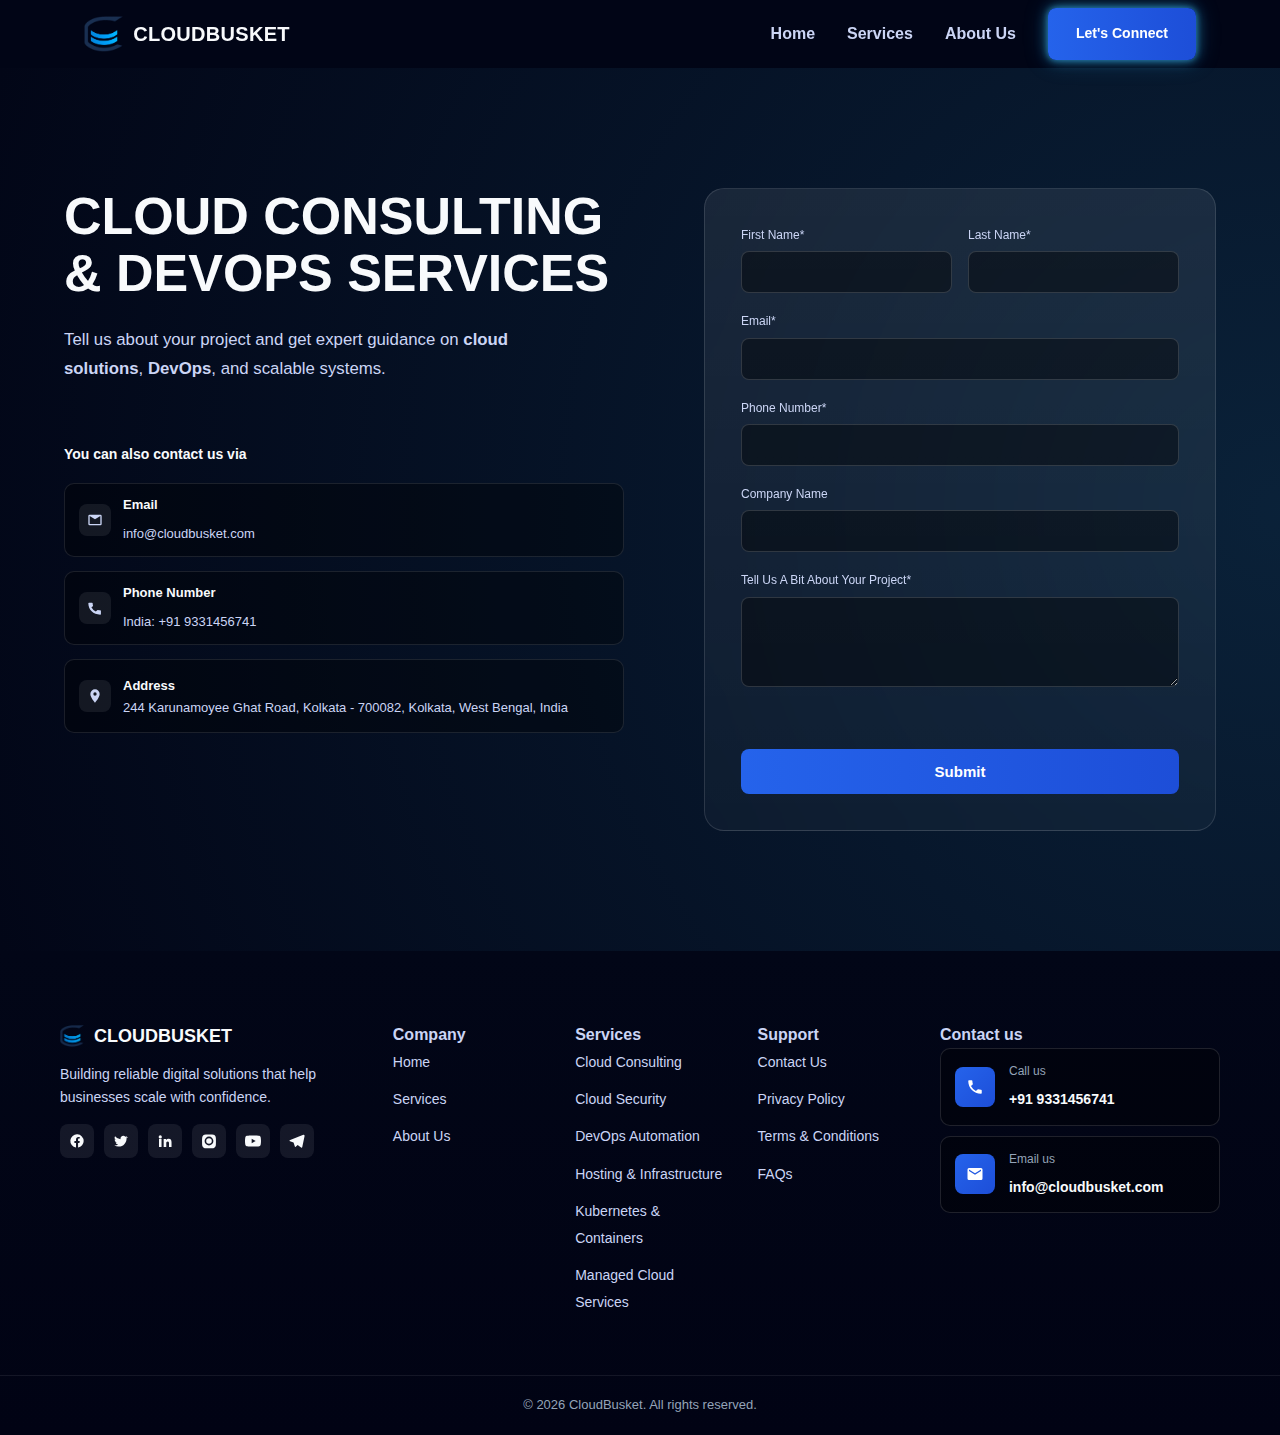
<file: pages/contact-us.html>
<!DOCTYPE html>
<html lang="en">

<head>
    <meta charset="UTF-8" />
    <title>CloudBusket | Cloud & DevOps Solutions</title>

    <meta name="description"
        content="CloudBusket delivers cloud consulting, DevOps automation, Kubernetes, security, and managed cloud services for scalable, secure infrastructure." />

    <meta name="viewport" content="width=device-width, initial-scale=1.0" />

    <!-- Main CSS -->
    <link rel="stylesheet" href="/css/main.css">
    <link rel="stylesheet" href="/css/pages/contact-us.css">
    
    <!-- Favicon -->
    <link rel="icon" href="/assets/favicon/image.ico" type="image/x-icon">
</head>

<body>

    <!-- ======================
          HEADER
            ====================== -->
    <header class="site-header">
        <div class="container header-inner">
            <!-- Left: logo -->
            <div class="header-left">
                <img src="/assets/logo/cloudbusket-08.png" alt="logo" />
                <a href="/index.html" class="logo">CLOUDBUSKET</a>
            </div>

            <!-- Middle: navigation -->
            <nav class="main-nav">
                <a href="/index.html">Home</a>
                <a href="/pages/services.html">Services</a>
                <a href="/pages/about-us.html">About Us</a>
            </nav>

            <!-- Right: CTA button -->
            <a href="/pages/contact-us.html" class="btn btn-primary header-cta">Let's Connect</a>
    </header>

    <!-- ======================
          ***
            ====================== -->

    <section class="contact-hero">
        <div class="container contact-grid">

            <!-- LEFT CONTENT -->
            <div class="contact-content">
                <h1>CLOUD CONSULTING<br />& DEVOPS SERVICES</h1>
                <p>
                    Tell us about your project and get expert guidance on
                    <strong>cloud solutions</strong>, <strong>DevOps</strong>,
                    and scalable systems.
                </p>

                <!-- ALTERNATIVE CONTACT -->
                <div class="alt-contact">
                    <h4>You can also contact us via</h4>

                    <div class="alt-contact-list">

                        <!-- EMAIL -->
                        <div class="alt-contact-item">
                            <span class="alt-icon">
                                <!-- Mail Icon -->
                                <svg viewBox="0 0 24 24" aria-hidden="true">
                                    <path
                                        d="M4 4h16a2 2 0 0 1 2 2v12a2 2 0 0 1-2 2H4a2 2 0 0 1-2-2V6a2 2 0 0 1 2-2zm8 7L4 6v12h16V6l-8 5z" />
                                </svg>
                            </span>

                            <div>
                                <strong>Email</strong>
                                <a href="mailto:info@cloudbusket.com">info@cloudbusket.com</a>
                            </div>
                        </div>

                        <!-- PHONE -->
                        <div class="alt-contact-item">
                            <span class="alt-icon">
                                <!-- Phone Icon -->
                                <svg viewBox="0 0 24 24" aria-hidden="true">
                                    <path
                                        d="M6.6 10.8a15.5 15.5 0 0 0 6.6 6.6l2.2-2.2a1 1 0 0 1 1-.24c1.1.36 2.3.55 3.5.55a1 1 0 0 1 1 1V21a1 1 0 0 1-1 1C9.4 22 2 14.6 2 5a1 1 0 0 1 1-1h4.5a1 1 0 0 1 1 1c0 1.2.19 2.4.55 3.5a1 1 0 0 1-.25 1L6.6 10.8z" />
                                </svg>
                            </span>

                            <div>
                                <strong>Phone Number</strong>
                                <a href="tel:+919331456741">India: +91 9331456741</a>
                            </div>
                        </div>

                        <!-- ADDRESS -->
                        <div class="alt-contact-item">
                            <span class="alt-icon">
                                <!-- Location Icon -->
                                <svg viewBox="0 0 24 24" aria-hidden="true">
                                    <path
                                        d="M12 2a7 7 0 0 0-7 7c0 5.3 7 13 7 13s7-7.7 7-13a7 7 0 0 0-7-7zm0 9.5a2.5 2.5 0 1 1 0-5 2.5 2.5 0 0 1 0 5z" />
                                </svg>
                            </span>

                            <div>
                                <strong>Address</strong>
                                <p>244 Karunamoyee Ghat Road, Kolkata - 700082, Kolkata, West Bengal, India</p>
                            </div>
                        </div>

                    </div>
                </div>


            </div>

            <!-- RIGHT FORM -->
            <div class="contact-form-card">
                <form action="/php/contact.php" method="POST">

                    <input type="text" name="cb_token" tabindex="-1" autocomplete="off" style="display:none">

                    <div class="form-row">
                        <div class="form-group">
                            <label>First Name*</label>
                            <input type="text" name="first_name" required />
                        </div>

                        <div class="form-group">
                            <label>Last Name*</label>
                            <input type="text" name="last_name" required />
                        </div>
                    </div>

                    <div class="form-group">
                        <label>Email*</label>
                        <input type="email" name="email" required />
                    </div>

                    <div class="form-group">
                        <label>Phone Number*</label>
                        <input type="tel" name="phone" required />
                    </div>

                    <div class="form-group">
                        <label>Company Name</label>
                        <input type="text" name="company" />
                    </div>

                    <div class="form-group">
                        <label>Tell Us A Bit About Your Project*</label>
                        <textarea name="message" rows="4" required></textarea>
                    </div>

                    <div class="form-checkboxes">

                      <!--  <label class="checkbox">
                            <input type="checkbox" name="marketing" required />
                            <span class="checkmark"></span>
                            I agree to receive other communications from <strong>CloudBusket</strong>
                        </label>

                        <label class="checkbox">
                            <input type="checkbox" name="privacy" required />
                            <span class="checkmark"></span>
                            <span class="checkbox-text">
                                I have read and understood the
                                <a href="/pages/privacy.html" target="_blank">Privacy Policy</a>,
                                and hereby agree to and consent to the terms stated therein.*
                            </span>
                        </label> -->

                    </div>

                    <button type="submit" class="btn btn-primary submit-btn">
                        Submit
                    </button>

                </form>
            </div>

        </div>
    </section>

    <!-- ======================
       CTA SECTION
  ====================== 
    <section class="services-cta">
        <div class="container">
            <div class="cta-content">
                <h2>Build, Secure, and Scale with Confidence</h2>

                <p>
                    Partner with CloudBusket to design cloud infrastructure
                    that grows with your business.
                </p>

                <div class="cta-buttons">
                    <a href="contact-us.html" class="btn btn-primary">Get Started</a>
                    <a href="services.html" class="btn btn-secondary">View Services</a>
                </div>
            </div>
    </section> -->

    <!-- ======================
       FOOTER
  ====================== -->
    <footer class="site-footer">
        <div class="footer-inner">

            <!-- Company -->
            <div class="footer-col footer-company">
                <div class="footer-brand">
                    <img src="/assets/logo/cloudbusket-08.png" alt="CloudBusket logo" />
                    <h4>CLOUDBUSKET</h4>
                </div>
                <p class="footer-desc">
                    Building reliable digital solutions that help businesses
                    scale with confidence.
                </p>

                <div class="footer-social">

                    <!-- Facebook -->
                    <a href="#" aria-label="Facebook">
                        <svg viewBox="0 0 24 24">
                            <path
                                d="M22 12a10 10 0 1 0-11.5 9.9v-7h-2.4V12h2.4V9.7c0-2.4 1.4-3.7 3.6-3.7 1 0 2 .1 2 .1v2.2h-1.1c-1.1 0-1.4.7-1.4 1.4V12h2.5l-.4 2.9h-2.1v7A10 10 0 0 0 22 12Z" />
                        </svg>
                    </a>

                    <!-- Twitter / X -->
                    <a href="#" aria-label="Twitter">
                        <svg viewBox="0 0 24 24">
                            <path
                                d="M22 5.9c-.8.4-1.6.6-2.5.8.9-.5 1.5-1.3 1.8-2.2-.8.5-1.8.9-2.8 1.1a4.2 4.2 0 0 0-7.3 3c0 .3 0 .6.1.8A11.9 11.9 0 0 1 3.1 4.8a4.2 4.2 0 0 0 1.3 5.6c-.7 0-1.4-.2-2-.5v.1a4.2 4.2 0 0 0 3.4 4.1c-.6.2-1.3.2-2 .1a4.2 4.2 0 0 0 3.9 2.9A8.4 8.4 0 0 1 2 18.5a11.9 11.9 0 0 0 6.4 1.9c7.7 0 11.9-6.4 11.9-11.9v-.5c.8-.6 1.5-1.3 2.1-2.1Z" />
                        </svg>
                    </a>

                    <!-- LinkedIn -->
                    <a href="#" aria-label="LinkedIn">
                        <svg viewBox="0 0 24 24">
                            <path
                                d="M4.9 3.5a2.4 2.4 0 1 0 0 4.8 2.4 2.4 0 0 0 0-4.8ZM3 9h3.8v12H3V9Zm7 0h3.6v1.6h.1a4 4 0 0 1 3.6-2c3.8 0 4.5 2.5 4.5 5.7V21H18v-5.4c0-1.3 0-3-1.9-3s-2.2 1.5-2.2 2.9V21H10V9Z" />
                        </svg>
                    </a>

                    <!-- Instagram -->
                    <a href="#" aria-label="Instagram">
                        <svg viewBox="0 0 24 24">
                            <path
                                d="M12 2.2c3.2 0 3.6 0 4.9.1 1.2.1 1.9.3 2.4.5.6.2 1 .5 1.5 1s.8.9 1 1.5c.2.5.4 1.2.5 2.4.1 1.3.1 1.7.1 4.9s0 3.6-.1 4.9c-.1 1.2-.3 1.9-.5 2.4a4.1 4.1 0 0 1-2.5 2.5c-.5.2-1.2.4-2.4.5-1.3.1-1.7.1-4.9.1s-3.6 0-4.9-.1c-1.2-.1-1.9-.3-2.4-.5a4.1 4.1 0 0 1-2.5-2.5c-.2-.5-.4-1.2-.5-2.4-.1-1.3-.1-1.7-.1-4.9s0-3.6.1-4.9c.1-1.2.3-1.9.5-2.4a4.1 4.1 0 0 1 2.5-2.5c.5-.2 1.2-.4 2.4-.5 1.3-.1 1.7-.1 4.9-.1Zm0 3.2a6.6 6.6 0 1 0 0 13.2 6.6 6.6 0 0 0 0-13.2Zm0 10.8a4.2 4.2 0 1 1 0-8.4 4.2 4.2 0 0 1 0 8.4Zm6.9-11.2a1.6 1.6 0 1 1-3.2 0 1.6 1.6 0 0 1 3.2 0Z" />
                        </svg>
                    </a>

                    <!-- YouTube -->
                    <a href="#" aria-label="YouTube">
                        <svg viewBox="0 0 24 24">
                            <path
                                d="M23.5 6.2a3 3 0 0 0-2.1-2.1C19.5 3.6 12 3.6 12 3.6s-7.5 0-9.4.5A3 3 0 0 0 .5 6.2 31.6 31.6 0 0 0 0 12a31.6 31.6 0 0 0 .5 5.8 3 3 0 0 0 2.1 2.1c1.9.5 9.4.5 9.4.5s7.5 0 9.4-.5a3 3 0 0 0 2.1-2.1A31.6 31.6 0 0 0 24 12a31.6 31.6 0 0 0-.5-5.8Zm-13.5 9V8.8L16 12l-6 3.2Z" />
                        </svg>
                    </a>

                    <!-- Telegram -->
                    <a href="#" aria-label="Telegram">
                        <svg viewBox="0 0 24 24">
                            <path
                                d="M22.5 2.3 1.8 10.6c-1.4.6-1.4 1.5-.3 1.8l5.3 1.7 2 6c.2.6.1.9.7.9.5 0 .7-.3 1-.6l2.5-2.4 5.1 3.8c.9.5 1.6.3 1.8-.9l3.4-16.1c.3-1.4-.5-2-1.8-1.6Z" />
                        </svg>
                    </a>

                </div>

            </div>


            <!-- Services -->
            <div class="footer-col">
                <h4>Company</h4>
                <ul>
                    <li><a href="/index.html">Home</a></li>
                    <li><a href="/pages/services.html">Services</a></li>
                    <li><a href="/pages/about-us.html">About Us</a></li>
                </ul>
            </div>

            <!-- Services -->
            <div class="footer-col">
                <h4>Services</h4>
                <ul>
                    <li><a href="/pages/cloud-consulting.html">Cloud Consulting</a></li>
                    <li><a href="/pages/cloud-security.html">Cloud Security</a></li>
                    <li><a href="/pages/devops-automation.html">DevOps Automation</a></li>
                    <li><a href="/pages/hosting-infrastructure.html">Hosting & Infrastructure</a></li>
                    <li><a href="/pages/kubernetes-containers.html">Kubernetes & Containers</a></li>
                    <li><a href="/pages/managed-cloud-services.html">Managed Cloud Services</a></li>
                </ul>
            </div>

            <!-- Support -->
            <div class="footer-col">
                <h4>Support</h4>
                <ul>
                    <li><a href="/pages/contact-us.html">Contact Us</a></li>
                    <li><a href="#">Privacy Policy</a></li>
                    <li><a href="#">Terms & Conditions</a></li>
                    <li><a href="#">FAQs</a></li>
                </ul>
            </div>

            <!-- Contact Us (Boxed) -->
            <div class="footer-contact-box">
                <h4>Contact us</h4>

                <div class="footer-contact-card">
                    <div class="contact-icon">
                        <svg viewBox="0 0 24 24" aria-hidden="true">
                            <path
                                d="M6.6 10.8a15.5 15.5 0 0 0 6.6 6.6l2.2-2.2a1 1 0 0 1 1-.24c1.1.36 2.3.56 3.6.56a1 1 0 0 1 1 1V20a1 1 0 0 1-1 1C10.4 21 3 13.6 3 4a1 1 0 0 1 1-1h3.5a1 1 0 0 1 1 1c0 1.3.2 2.5.6 3.6a1 1 0 0 1-.24 1L6.6 10.8Z" />
                        </svg>
                    </div>

                    <div class="contact-text">
                        <span>Call us</span>
                        <a href="tel:+919331456741">+91 9331456741</a>
                    </div>
                </div>

                <div class="footer-contact-card">
                    <div class="contact-icon">
                        <svg viewBox="0 0 24 24" aria-hidden="true">
                            <path
                                d="M20 4H4a2 2 0 0 0-2 2v12a2 2 0 0 0 2 2h16a2 2 0 0 0 2-2V6a2 2 0 0 0-2-2Zm0 4-8 5-8-5V6l8 5 8-5v2Z" />
                        </svg>
                    </div>

                    <div class="contact-text">
                        <span>Email us</span>
                        <a href="mailto:info@cloudbusket.com">
                            info@cloudbusket.com
                        </a>
                    </div>
                </div>
            </div>

        </div>

        <div class="footer-bottom">
            © 2026 CloudBusket. All rights reserved.
        </div>
    </footer>

</body>

</html>
</file>
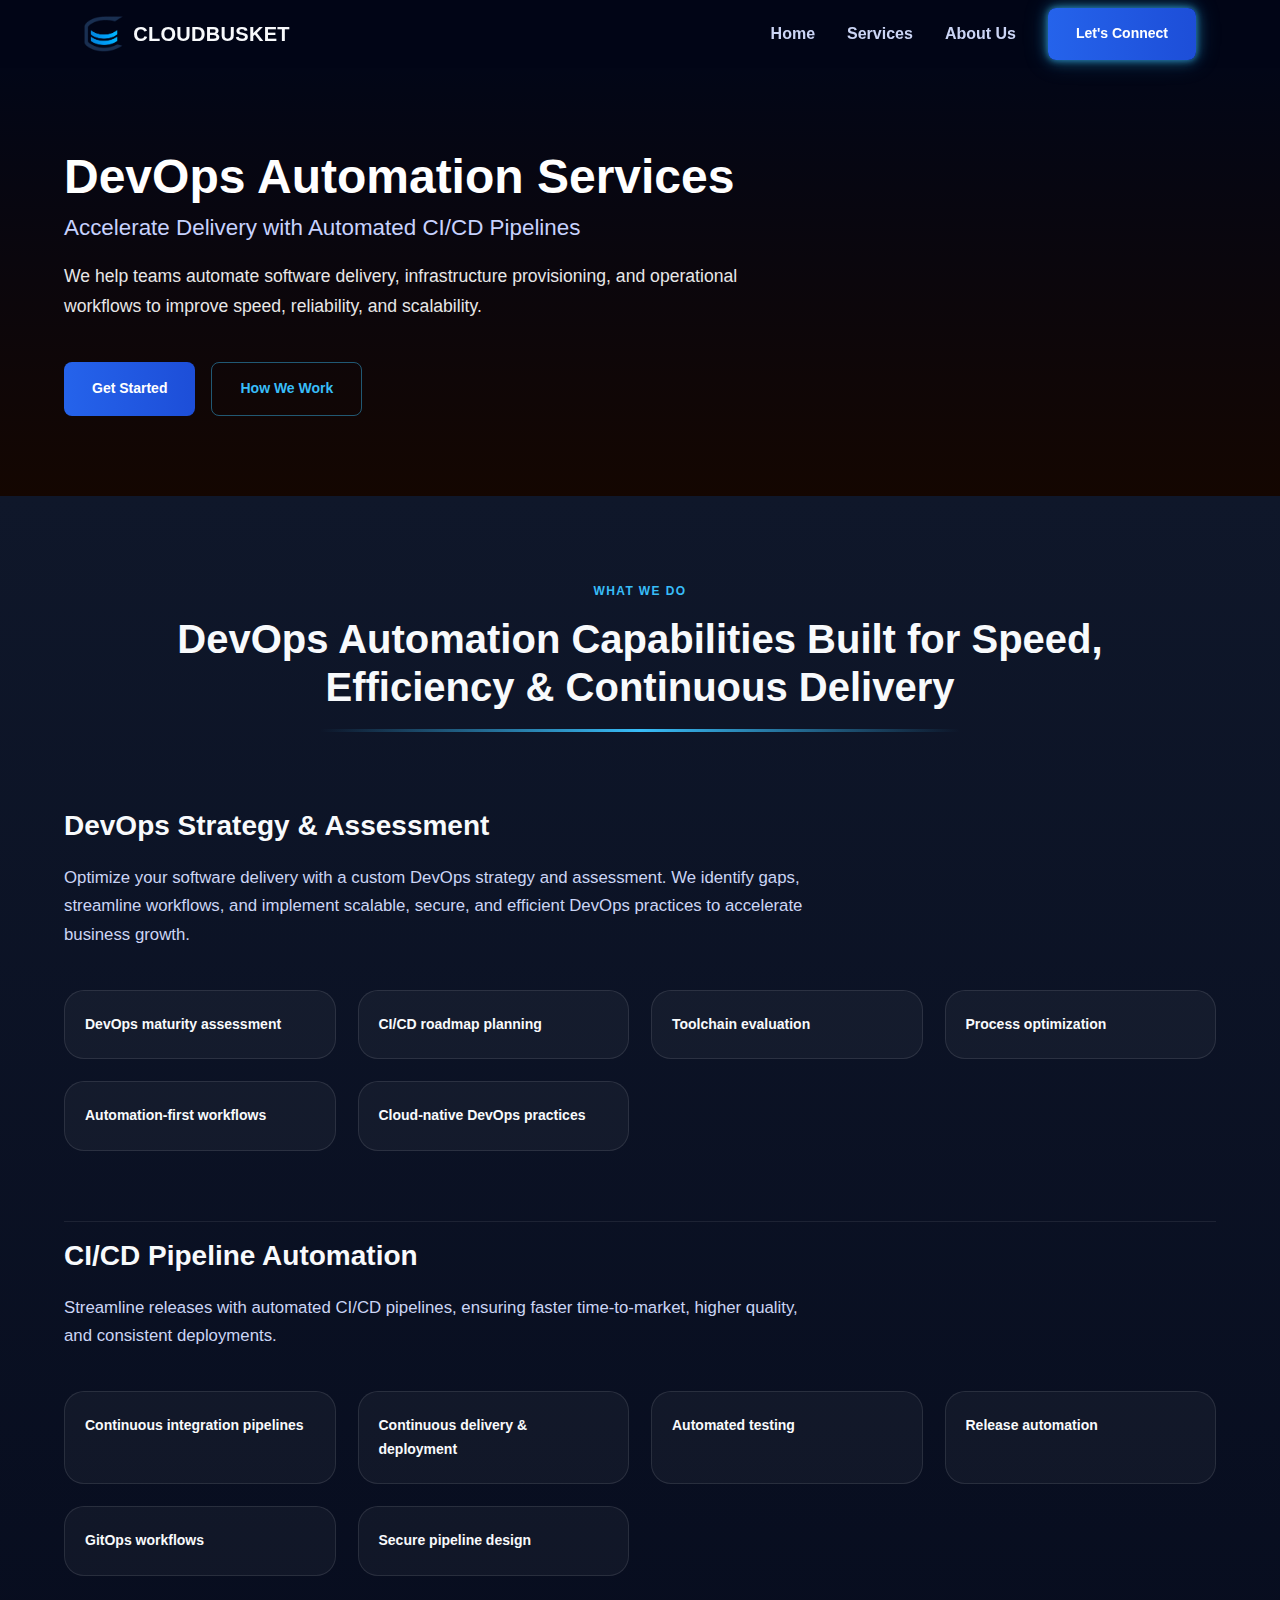
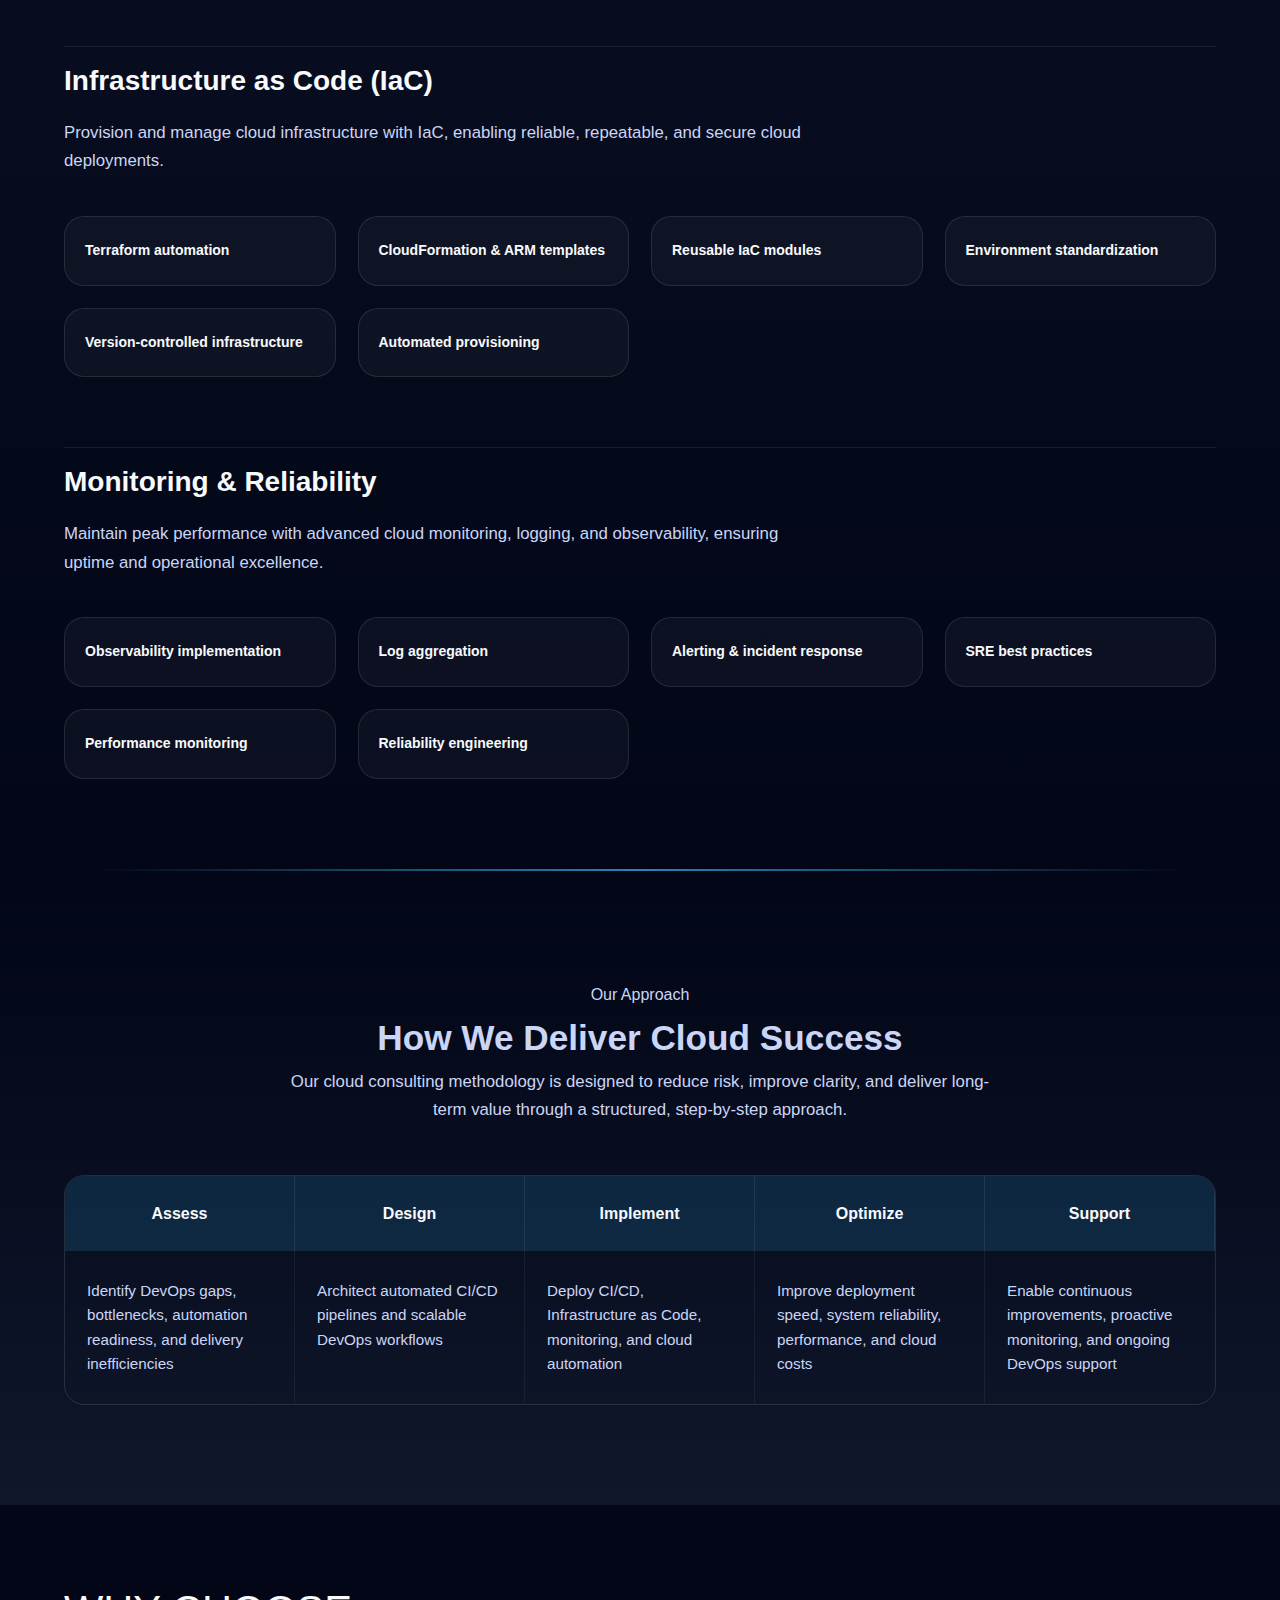
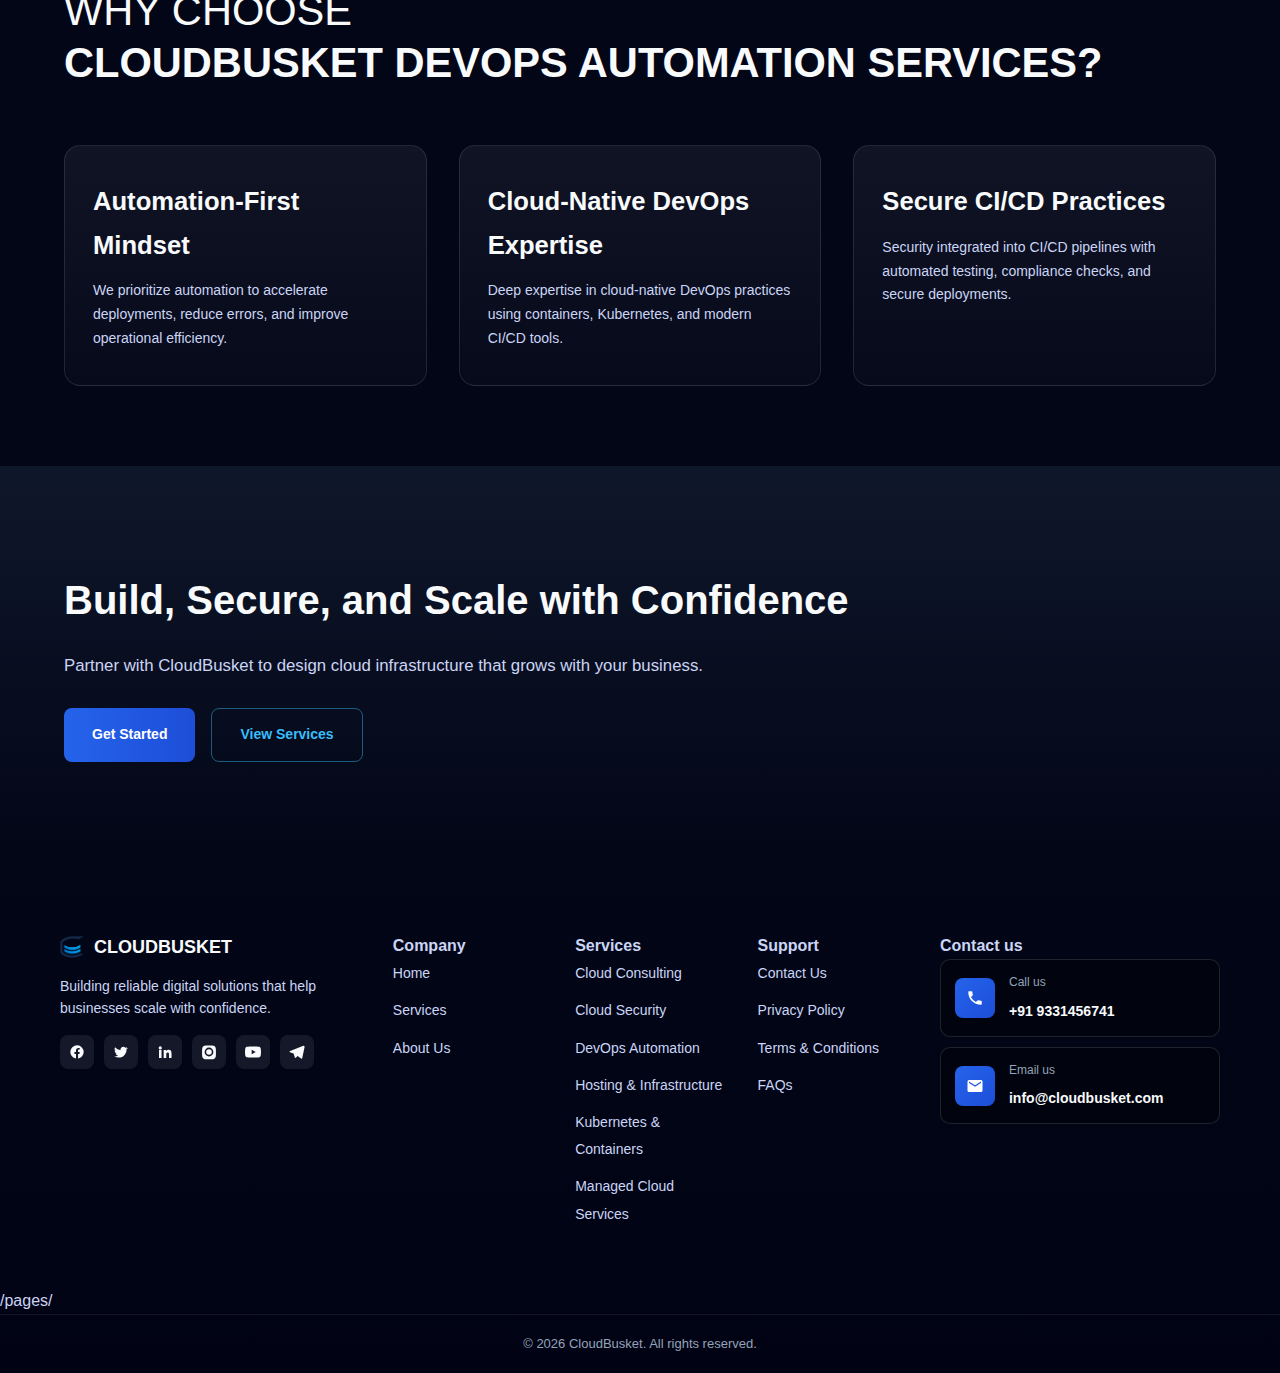
<file: pages/devops-automation.html>
<!DOCTYPE html>
<html lang="en">

<head>
    <meta charset="UTF-8" />
    <meta name="viewport" content="width=device-width, initial-scale=1.0" />

    <!-- SEO Meta -->
    <title>DevOps Automation Services | CI/CD & Infrastructure Automation</title>
    <meta name="description"
        content="CloudBusket DevOps automation services help businesses automate CI/CD pipelines, infrastructure provisioning, and operational workflows for speed, reliability, and scalability." />
    <meta name="keywords"
        content="DevOps automation, CI/CD pipelines, infrastructure automation, DevOps consulting, cloud DevOps, continuous integration, continuous deployment" />

    <!-- Open Graph -->
    <meta property="og:title" content="DevOps Automation Services" />
    <meta property="og:description"
        content="Automate your software delivery, infrastructure provisioning, and operational workflows with CloudBusket DevOps automation services." />
    <meta property="og:type" content="website" />

    <link rel="canonical" href="https://www.yourdomain.com/devops-automation.html" />

    <!-- Main CSS -->
    <link rel="stylesheet" href="/css/main.css">
    <link rel="stylesheet" href="/css/section/service-pages.css">

    <!-- Favicon -->
    <link rel="icon" href="/assets/favicon/image.ico" type="image/x-icon">
</head>

<body>

    <!-- ================= HEADER ================= -->
    <header class="site-header">
        <div class="container header-inner">
            <!-- Left: logo -->
            <div class="header-left">
                <img src="/assets/logo/cloudbusket-08.png" alt="logo" />
                <a href="/index.html" class="logo">CLOUDBUSKET</a>
            </div>

            <!-- Middle: navigation -->
            <nav class="main-nav">
                <a href="/index.html">Home</a>
                <a href="/pages/services.html">Services</a>
                <a href="/pages/about-us.html">About Us</a>
            </nav>

            <!-- Right: CTA button -->
            <a href="/pages/contact-us.html" class="btn btn-primary header-cta">Let's Connect</a>
    </header>

    <!-- ================= HERO ================= -->
    <section class="services-hero">
        <div class="container">
            <h1>
                DevOps Automation Services<br />
                <span>Accelerate Delivery with Automated CI/CD Pipelines</span>
            </h1>
            <p>
                We help teams automate software delivery, infrastructure provisioning,
                and operational workflows to improve speed, reliability, and scalability.
            </p>
            <div class="hero-actions">
                <a href="/pages/contact-us.html" class="btn btn-primary">Get Started</a>
                <a href="#approach" class="btn btn-secondary">How We Work</a>
            </div>
        </div>
    </section>

    <!-- ================= WHAT WE DO ================= -->

    <section class="cloud-capabilities" aria-labelledby="cloud-capabilities-heading">
        <div class="container">

            <span class="section-tag">What We Do</span>
            <h2 id="cloud-capabilities-heading">
                DevOps Automation Capabilities Built for Speed, Efficiency & Continuous Delivery
            </h2>


            <!-- ================= DevOps Strategy & Assessment ================= -->
            <article class="capability-section">

                <h3>DevOps Strategy & Assessment</h3>
                <p class="capability-intro">
                    Optimize your software delivery with a custom DevOps strategy and assessment.
                    We identify gaps, streamline workflows, and implement scalable, secure, and
                    efficient DevOps practices to accelerate business growth.
                </p>

                <div class="capability-grid">
                    <div class="capability-card">DevOps maturity assessment</div>
                    <div class="capability-card">CI/CD roadmap planning</div>
                    <div class="capability-card">Toolchain evaluation</div>
                    <div class="capability-card">Process optimization</div>
                    <div class="capability-card">Automation-first workflows</div>
                    <div class="capability-card">Cloud-native DevOps practices</div>
                </div>

            </article>

            <!-- ================= CI/CD Pipeline Automation ================= -->
            <article class="capability-section">

                <h3>CI/CD Pipeline Automation</h3>
                <p class="capability-intro">
                    Streamline releases with automated CI/CD pipelines, ensuring faster
                    time-to-market, higher quality, and consistent deployments.
                </p>

                <div class="capability-grid">
                    <div class="capability-card">Continuous integration pipelines</div>
                    <div class="capability-card">Continuous delivery & deployment</div>
                    <div class="capability-card">Automated testing</div>
                    <div class="capability-card">Release automation</div>
                    <div class="capability-card">GitOps workflows</div>
                    <div class="capability-card">Secure pipeline design</div>
                </div>

            </article>

            <!-- ================= Infrastructure as Code (IaC) ================= -->
            <article class="capability-section">

                <h3>Infrastructure as Code (IaC)</h3>
                <p class="capability-intro">
                    Provision and manage cloud infrastructure with IaC, enabling reliable,
                    repeatable, and secure cloud deployments.
                </p>

                <div class="capability-grid">
                    <div class="capability-card">Terraform automation</div>
                    <div class="capability-card">CloudFormation & ARM templates</div>
                    <div class="capability-card">Reusable IaC modules</div>
                    <div class="capability-card">Environment standardization</div>
                    <div class="capability-card">Version-controlled infrastructure</div>
                    <div class="capability-card">Automated provisioning</div>
                </div>

            </article>

            <!-- ================= Monitoring & Reliability ================= -->
            <article class="capability-section">

                <h3>Monitoring & Reliability</h3>
                <p class="capability-intro">
                    Maintain peak performance with advanced cloud monitoring, logging, and
                    observability, ensuring uptime and operational excellence.
                </p>

                <div class="capability-grid">
                    <div class="capability-card">Observability implementation</div>
                    <div class="capability-card">Log aggregation</div>
                    <div class="capability-card">Alerting & incident response</div>
                    <div class="capability-card">SRE best practices</div>
                    <div class="capability-card">Performance monitoring</div>
                    <div class="capability-card">Reliability engineering</div>
                </div>

            </article>

        </div>
    </section>

    <!-- ================= DIVIDER LINE. ================= -->

    <div class="section-divider"></div>

    <!-- ================= APPROACH ================= -->
    <section id="approach" class="approach-table-section">
        <div class="container">

            <span class="section-tag">Our Approach</span>
            <h2>How We Deliver Cloud Success</h2>

            <p class="approach-intro">
                Our cloud consulting methodology is designed to reduce risk,
                improve clarity, and deliver long-term value through a structured,
                step-by-step approach.
            </p>

            <!-- Header Row -->
            <div class="approach-table">
                <h3 class="approach-header">Assess</h3>
                <h3 class="approach-header">Design</h3>
                <h3 class="approach-header">Implement</h3>
                <h3 class="approach-header">Optimize</h3>
                <h3 class="approach-header">Support</h3>

                <!-- Content Row -->
                <div class="approach-cell">
                    Identify DevOps gaps, bottlenecks, automation readiness,
                    and delivery inefficiencies
                </div>

                <div class="approach-cell">
                    Architect automated CI/CD pipelines and scalable DevOps workflows
                </div>

                <div class="approach-cell">
                    Deploy CI/CD, Infrastructure as Code, monitoring, and cloud automation
                </div>

                <div class="approach-cell">
                    Improve deployment speed, system reliability, performance, and cloud costs
                </div>

                <div class="approach-cell">
                    Enable continuous improvements, proactive monitoring, and ongoing DevOps support
                </div>
            </div>

        </div>
    </section>



    <!-- ================= WHY CHOOSE US ================= -->
    <section class="why-choose-section">
        <div class="container">
            <div class="why-choose-layout">

                <!-- Section Header -->
                <div class="why-choose-header">
                    <h2>
                        WHY CHOOSE <strong>CloudBusket DevOps Automation Services?</strong>
                    </h2>
                </div>

                <!-- Cards Grid -->
                <div class="why-choose-grid">
                    <div class="why-choose-card">
                        <h3>Automation-First Mindset</h3>
                        <p>
                            We prioritize automation to accelerate deployments, reduce errors, and improve operational
                            efficiency.
                        </p>
                    </div>

                    <div class="why-choose-card">
                        <h3>Cloud-Native DevOps Expertise</h3>
                        <p>
                            Deep expertise in cloud-native DevOps practices using containers, Kubernetes, and modern
                            CI/CD tools.
                        </p>
                    </div>

                    <div class="why-choose-card">
                        <h3>Secure CI/CD Practices</h3>
                        <p>
                            Security integrated into CI/CD pipelines with automated testing, compliance checks, and
                            secure deployments.
                        </p>
                    </div>
                </div>
            </div>
        </div>
    </section>

    <!-- ================= CTA ================= -->
    <section class="services-cta">
        <div class="container">
            <div class="cta-content">
                <h2>Build, Secure, and Scale with Confidence</h2>

                <p>
                    Partner with CloudBusket to design cloud infrastructure
                    that grows with your business.
                </p>

                <div class="cta-buttons">
                    <a href="/pages/contact-us.html" class="btn btn-primary">Get Started</a>
                    <a href="/pages/services.html" class="btn btn-secondary">View Services</a>
                </div>
            </div>
    </section>
    </section>

    <!-- ======================
       FOOTER
  ====================== -->
    <footer class="site-footer">
        <div class="footer-inner">

            <!-- Company -->
            <div class="footer-col footer-company">
                <div class="footer-brand">
                    <img src="/assets/logo/cloudbusket-08.png" alt="CloudBusket logo" />
                    <h4>CLOUDBUSKET</h4>
                </div>
                <p class="footer-desc">
                    Building reliable digital solutions that help businesses
                    scale with confidence.
                </p>

                <div class="footer-social">

                    <!-- Facebook -->
                    <a href="#" aria-label="Facebook">
                        <svg viewBox="0 0 24 24">
                            <path
                                d="M22 12a10 10 0 1 0-11.5 9.9v-7h-2.4V12h2.4V9.7c0-2.4 1.4-3.7 3.6-3.7 1 0 2 .1 2 .1v2.2h-1.1c-1.1 0-1.4.7-1.4 1.4V12h2.5l-.4 2.9h-2.1v7A10 10 0 0 0 22 12Z" />
                        </svg>
                    </a>

                    <!-- Twitter / X -->
                    <a href="#" aria-label="Twitter">
                        <svg viewBox="0 0 24 24">
                            <path
                                d="M22 5.9c-.8.4-1.6.6-2.5.8.9-.5 1.5-1.3 1.8-2.2-.8.5-1.8.9-2.8 1.1a4.2 4.2 0 0 0-7.3 3c0 .3 0 .6.1.8A11.9 11.9 0 0 1 3.1 4.8a4.2 4.2 0 0 0 1.3 5.6c-.7 0-1.4-.2-2-.5v.1a4.2 4.2 0 0 0 3.4 4.1c-.6.2-1.3.2-2 .1a4.2 4.2 0 0 0 3.9 2.9A8.4 8.4 0 0 1 2 18.5a11.9 11.9 0 0 0 6.4 1.9c7.7 0 11.9-6.4 11.9-11.9v-.5c.8-.6 1.5-1.3 2.1-2.1Z" />
                        </svg>
                    </a>

                    <!-- LinkedIn -->
                    <a href="#" aria-label="LinkedIn">
                        <svg viewBox="0 0 24 24">
                            <path
                                d="M4.9 3.5a2.4 2.4 0 1 0 0 4.8 2.4 2.4 0 0 0 0-4.8ZM3 9h3.8v12H3V9Zm7 0h3.6v1.6h.1a4 4 0 0 1 3.6-2c3.8 0 4.5 2.5 4.5 5.7V21H18v-5.4c0-1.3 0-3-1.9-3s-2.2 1.5-2.2 2.9V21H10V9Z" />
                        </svg>
                    </a>

                    <!-- Instagram -->
                    <a href="#" aria-label="Instagram">
                        <svg viewBox="0 0 24 24">
                            <path
                                d="M12 2.2c3.2 0 3.6 0 4.9.1 1.2.1 1.9.3 2.4.5.6.2 1 .5 1.5 1s.8.9 1 1.5c.2.5.4 1.2.5 2.4.1 1.3.1 1.7.1 4.9s0 3.6-.1 4.9c-.1 1.2-.3 1.9-.5 2.4a4.1 4.1 0 0 1-2.5 2.5c-.5.2-1.2.4-2.4.5-1.3.1-1.7.1-4.9.1s-3.6 0-4.9-.1c-1.2-.1-1.9-.3-2.4-.5a4.1 4.1 0 0 1-2.5-2.5c-.2-.5-.4-1.2-.5-2.4-.1-1.3-.1-1.7-.1-4.9s0-3.6.1-4.9c.1-1.2.3-1.9.5-2.4a4.1 4.1 0 0 1 2.5-2.5c.5-.2 1.2-.4 2.4-.5 1.3-.1 1.7-.1 4.9-.1Zm0 3.2a6.6 6.6 0 1 0 0 13.2 6.6 6.6 0 0 0 0-13.2Zm0 10.8a4.2 4.2 0 1 1 0-8.4 4.2 4.2 0 0 1 0 8.4Zm6.9-11.2a1.6 1.6 0 1 1-3.2 0 1.6 1.6 0 0 1 3.2 0Z" />
                        </svg>
                    </a>

                    <!-- YouTube -->
                    <a href="#" aria-label="YouTube">
                        <svg viewBox="0 0 24 24">
                            <path
                                d="M23.5 6.2a3 3 0 0 0-2.1-2.1C19.5 3.6 12 3.6 12 3.6s-7.5 0-9.4.5A3 3 0 0 0 .5 6.2 31.6 31.6 0 0 0 0 12a31.6 31.6 0 0 0 .5 5.8 3 3 0 0 0 2.1 2.1c1.9.5 9.4.5 9.4.5s7.5 0 9.4-.5a3 3 0 0 0 2.1-2.1A31.6 31.6 0 0 0 24 12a31.6 31.6 0 0 0-.5-5.8Zm-13.5 9V8.8L16 12l-6 3.2Z" />
                        </svg>
                    </a>

                    <!-- Telegram -->
                    <a href="#" aria-label="Telegram">
                        <svg viewBox="0 0 24 24">
                            <path
                                d="M22.5 2.3 1.8 10.6c-1.4.6-1.4 1.5-.3 1.8l5.3 1.7 2 6c.2.6.1.9.7.9.5 0 .7-.3 1-.6l2.5-2.4 5.1 3.8c.9.5 1.6.3 1.8-.9l3.4-16.1c.3-1.4-.5-2-1.8-1.6Z" />
                        </svg>
                    </a>

                </div>

            </div>


            <!-- Services -->
            <div class="footer-col">
                <h4>Company</h4>
                <ul>
                    <li><a href="/index.html">Home</a></li>
                    <li><a href="/pages/services.html">Services</a></li>
                    <li><a href="/pages/about-us.html">About Us</a></li>
                </ul>
            </div>

            <!-- Services -->
            <div class="footer-col">
                <h4>Services</h4>
                <ul>
                    <li><a href="/pages/cloud-consulting.html">Cloud Consulting</a></li>
                    <li><a href="/pages/cloud-security.html">Cloud Security</a></li>
                    <li><a href="/pages/devops-automation.html">DevOps Automation</a></li>
                    <li><a href="/pages/hosting-infrastructure.html">Hosting & Infrastructure</a></li>
                    <li><a href="/pages/kubernetes-containers.html">Kubernetes & Containers</a></li>
                    <li><a href="/pages/managed-cloud-services.html">Managed Cloud Services</a></li>
                </ul>
            </div>

            <!-- Support -->
            <div class="footer-col">
                <h4>Support</h4>
                <ul>
                    <li><a href="/pages/contact-us.html">Contact Us</a></li>
                    <li><a href="#">Privacy Policy</a></li>
                    <li><a href="#">Terms & Conditions</a></li>
                    <li><a href="#">FAQs</a></li>
                </ul>
            </div>

            <!-- Contact Us (Boxed) -->
            <div class="footer-contact-box">
                <h4>Contact us</h4>

                <div class="footer-contact-card">
                    <div class="contact-icon">
                        <svg viewBox="0 0 24 24" aria-hidden="true">
                            <path
                                d="M6.6 10.8a15.5 15.5 0 0 0 6.6 6.6l2.2-2.2a1 1 0 0 1 1-.24c1.1.36 2.3.56 3.6.56a1 1 0 0 1 1 1V20a1 1 0 0 1-1 1C10.4 21 3 13.6 3 4a1 1 0 0 1 1-1h3.5a1 1 0 0 1 1 1c0 1.3.2 2.5.6 3.6a1 1 0 0 1-.24 1L6.6 10.8Z" />
                        </svg>
                    </div>

                    <div class="contact-text">
                        <span>Call us</span>
                        <a href="tel:+919331456741">+91 9331456741</a>
                    </div>
                </div>

                <div class="footer-contact-card">
                    <div class="contact-icon">
                        <svg viewBox="0 0 24 24" aria-hidden="true">
                            <path
                                d="M20 4H4a2 2 0 0 0-2 2v12a2 2 0 0 0 2 2h16a2 2 0 0 0 2-2V6a2 2 0 0 0-2-2Zm0 4-8 5-8-5V6l8 5 8-5v2Z" />
                        </svg>
                    </div>

                    <div class="contact-text">
                        <span>Email us</span>
                        <a href="mailto:info@cloudbusket.com">
                            info@cloudbusket.com
                        </a>
                    </div>
                </div>
            </div>

        </div>/pages/

        <div class="footer-bottom">
            © 2026 CloudBusket. All rights reserved.
        </div>
    </footer>

</body>

</html>
</file>
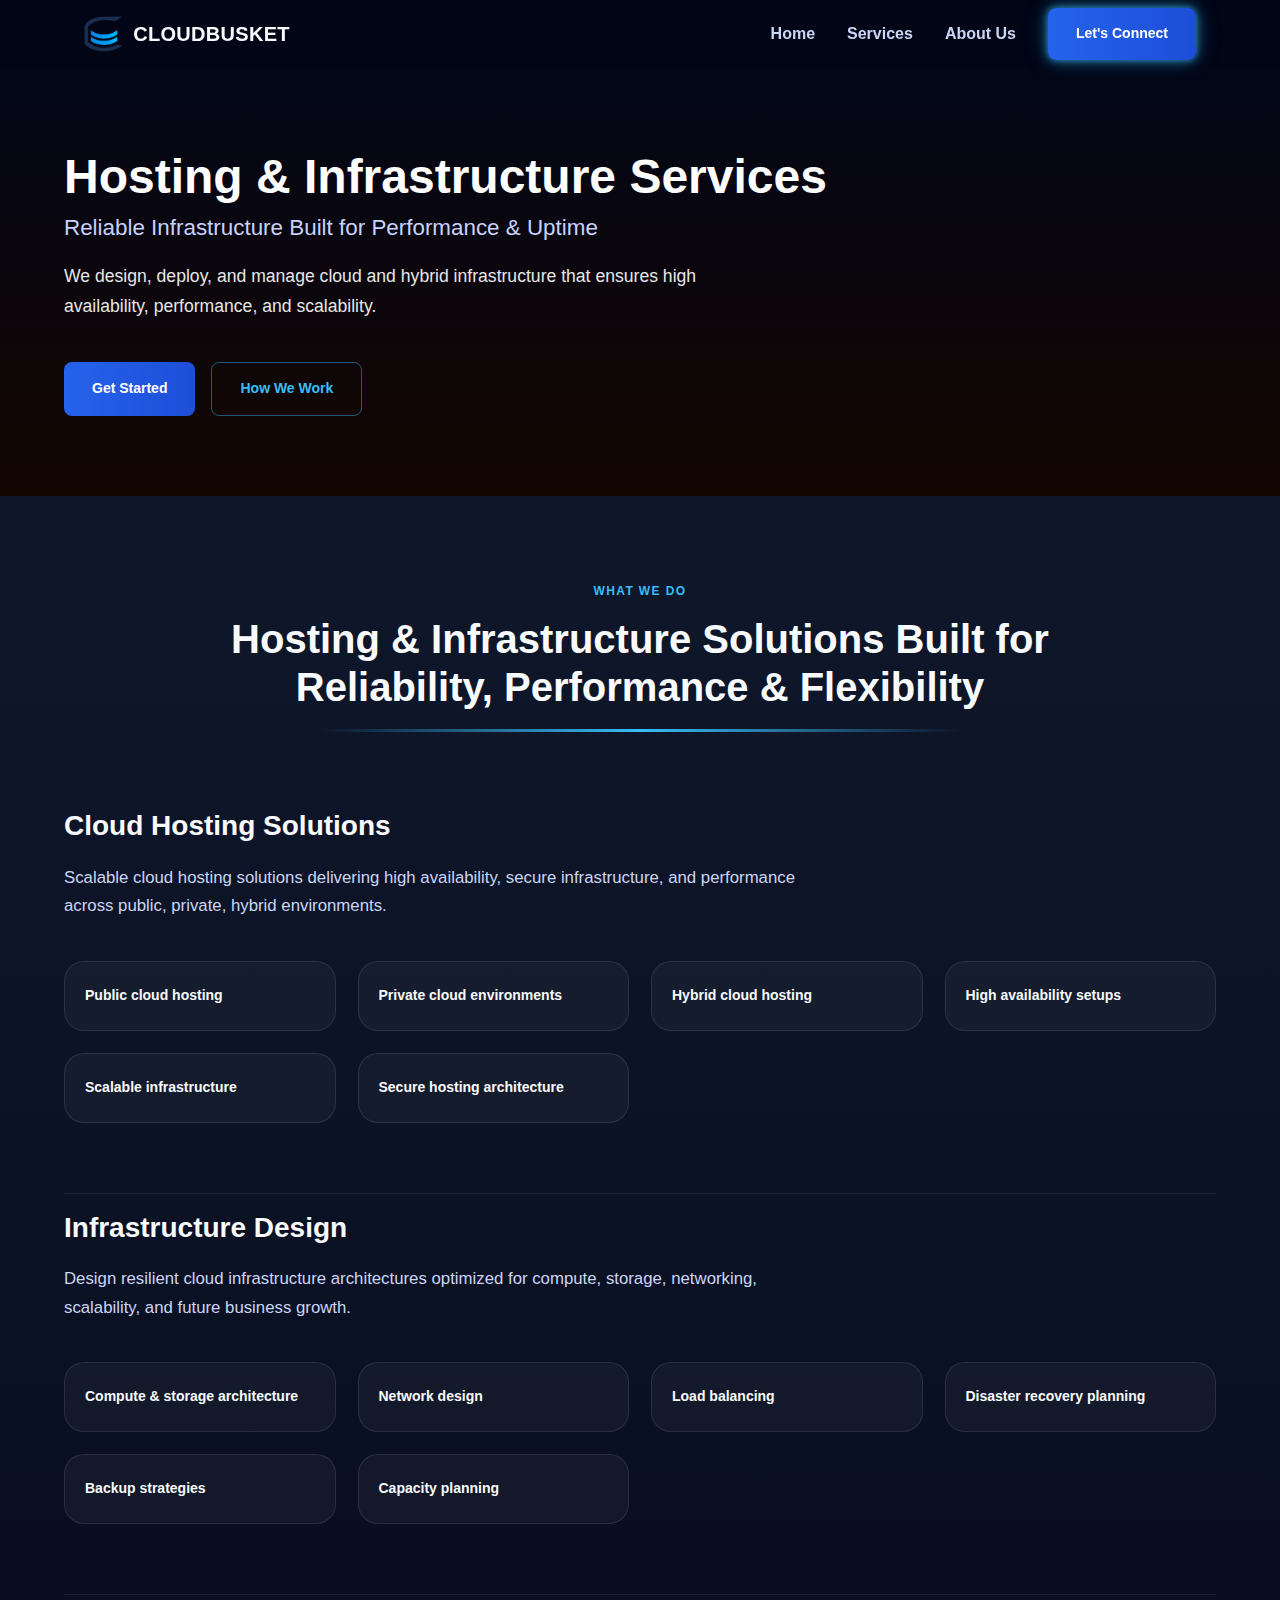
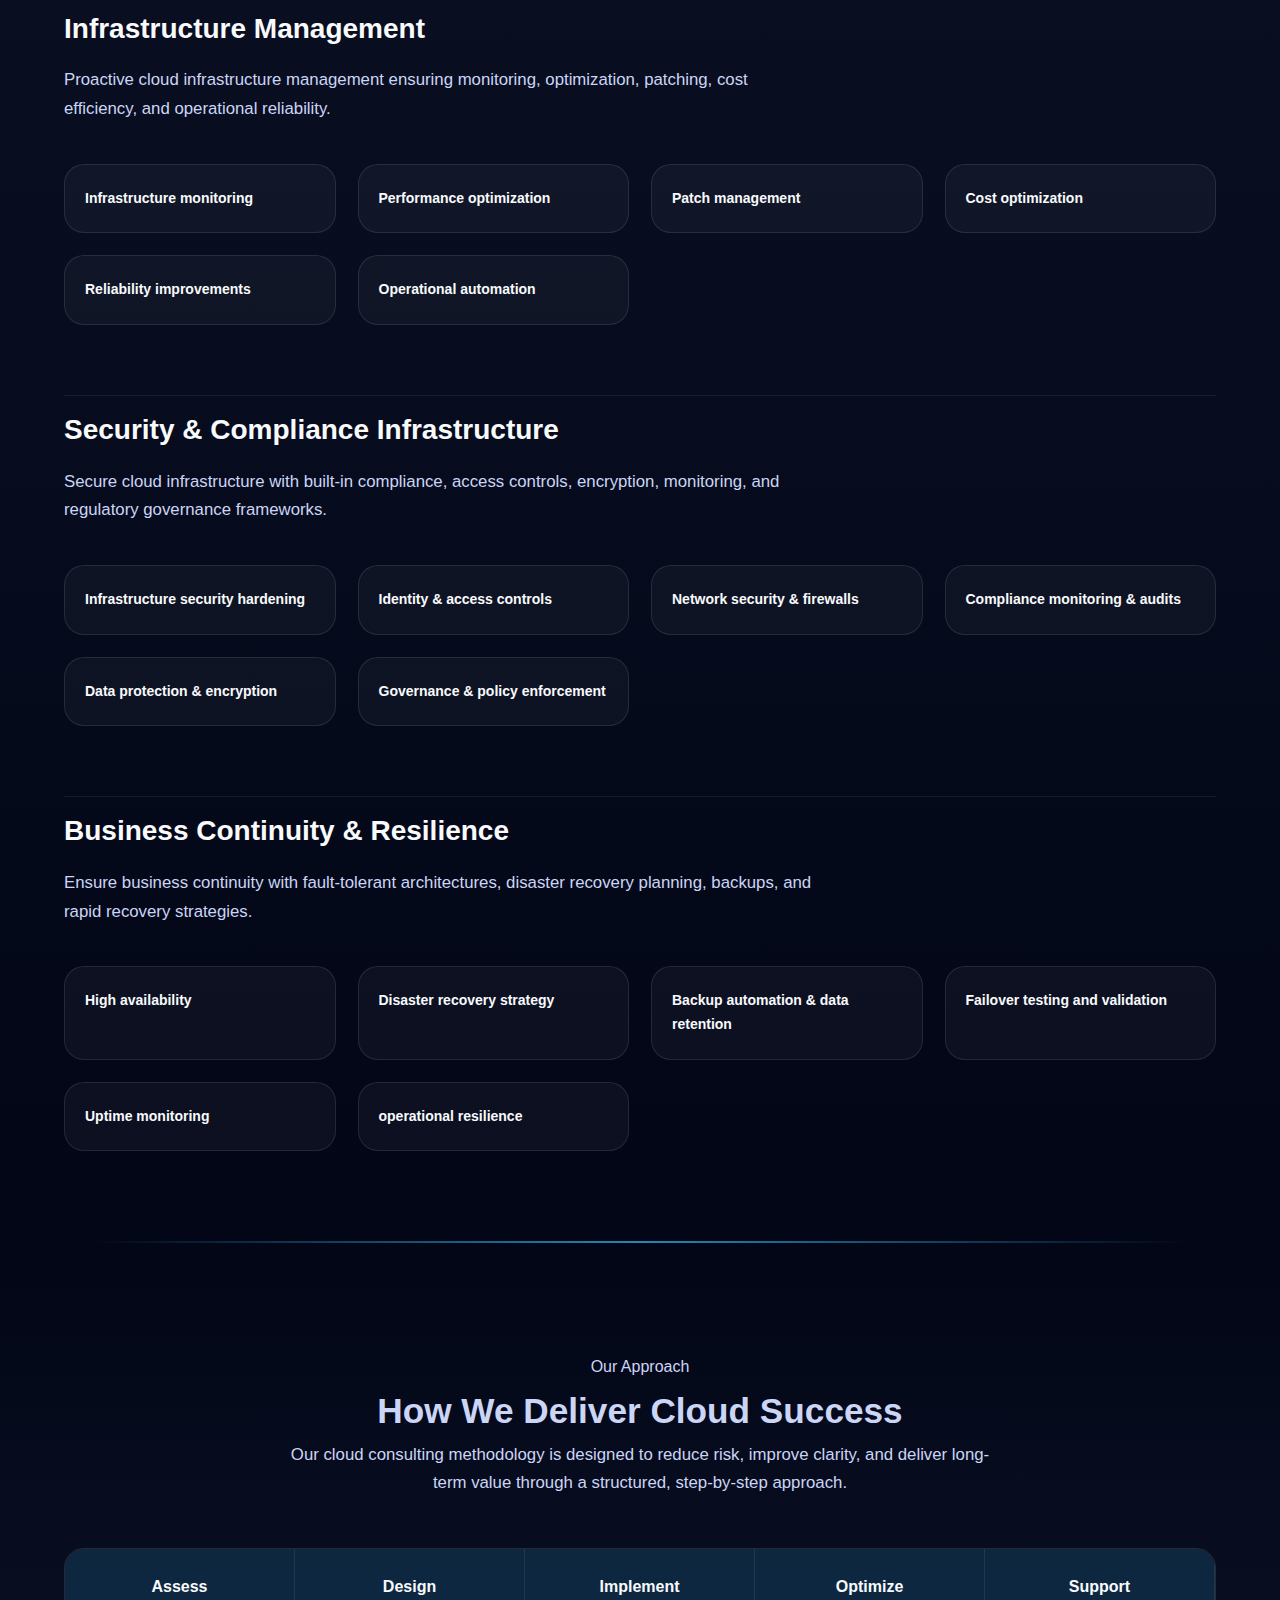
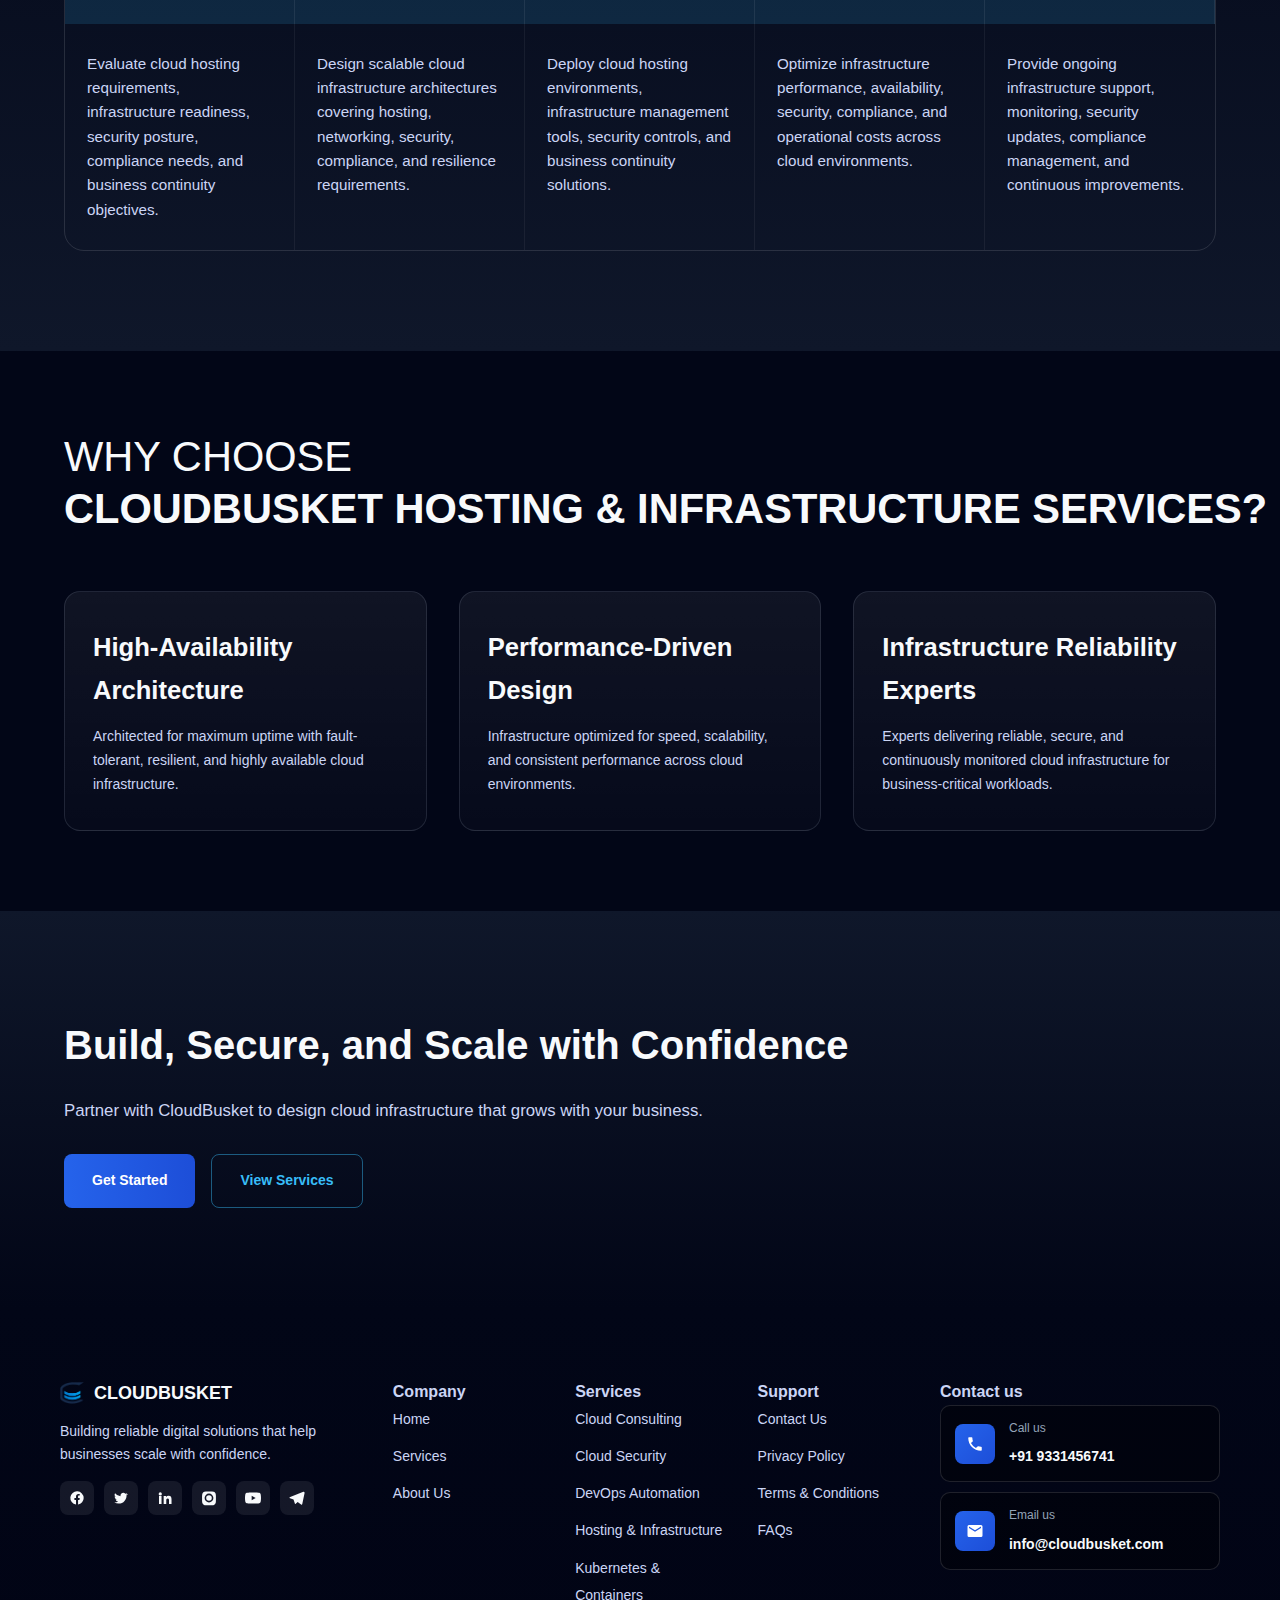
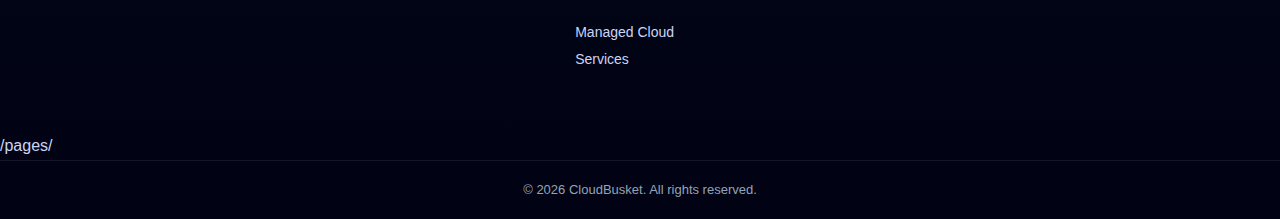
<file: pages/hosting-infrastructure.html>
<!DOCTYPE html>
<html lang="en">

<head>
    <meta charset="UTF-8" />
    <meta name="viewport" content="width=device-width, initial-scale=1.0" />

    <!-- SEO Meta -->
    <title>Hosting & Infrastructure Services | Cloud & Hybrid Hosting Solutions</title>
    <meta name="description"
        content="CloudBusket hosting & infrastructure services deliver high-performance, reliable cloud and hybrid hosting solutions, with scalable and secure infrastructure management." />
    <meta name="keywords"
        content="cloud hosting services, infrastructure management, hybrid cloud hosting, high availability hosting, scalable cloud infrastructure, cloud compute storage" />

    <!-- Open Graph -->
    <meta property="og:title" content="Hosting & Infrastructure Services" />
    <meta property="og:description"
        content="Build reliable, scalable, and secure cloud and hybrid infrastructure with CloudBusket hosting & infrastructure services." />
    <meta property="og:type" content="website" />

    <link rel="canonical" href="https://www.yourdomain.com/hosting-infrastructure.html" />

    <!-- Main CSS -->
    <link rel="stylesheet" href="/css/main.css">
    <link rel="stylesheet" href="/css/section/service-pages.css">

    <!-- Favicon -->
    <link rel="icon" href="/assets/favicon/image.ico" type="image/x-icon">
</head>

<body>

    <!-- ================= HEADER ================= -->
    <header class="site-header">
        <div class="container header-inner">
            <!-- Left: logo -->
            <div class="header-left">
                <img src="/assets/logo/cloudbusket-08.png" alt="logo" />
                <a href="/index.html" class="logo">CLOUDBUSKET</a>
            </div>

            <!-- Middle: navigation -->
            <nav class="main-nav">
                <a href="/index.html">Home</a>
                <a href="/pages/services.html">Services</a>
                <a href="/pages/about-us.html">About Us</a>
            </nav>

            <!-- Right: CTA button -->
            <a href="/pages/contact-us.html" class="btn btn-primary header-cta">Let's Connect</a>
    </header>

    <!-- ================= HERO ================= -->
    <section class="services-hero">
        <div class="container">
            <h1>
                Hosting & Infrastructure Services<br />
                <span>Reliable Infrastructure Built for Performance & Uptime</span>
            </h1>
            <p>
                We design, deploy, and manage cloud and hybrid infrastructure
                that ensures high availability, performance, and scalability.
            </p>

            <div class="hero-actions">
                <a href="/pages/contact-us.html" class="btn btn-primary">Get Started</a>
                <a href="#approach" class="btn btn-secondary">How We Work</a>
            </div>
        </div>
    </section>

    <!-- ================= WHAT WE DO ================= -->

    <section class="cloud-capabilities" aria-labelledby="cloud-capabilities-heading">
        <div class="container">

            <span class="section-tag">What We Do</span>
            <h2 id="cloud-capabilities-heading">
                Hosting & Infrastructure Solutions Built for Reliability, Performance & Flexibility
            </h2>


            <!-- ================= Cloud Hosting Solutions ================= -->
            <article class="capability-section">

                <h3>Cloud Hosting Solutions</h3>
                <p class="capability-intro">
                    Scalable cloud hosting solutions delivering high availability,
                    secure infrastructure, and performance across public, private, hybrid environments.
                </p>

                <div class="capability-grid">
                    <div class="capability-card">Public cloud hosting</div>
                    <div class="capability-card">Private cloud environments</div>
                    <div class="capability-card">Hybrid cloud hosting</div>
                    <div class="capability-card">High availability setups</div>
                    <div class="capability-card">Scalable infrastructure</div>
                    <div class="capability-card">Secure hosting architecture</div>
                </div>

            </article>

            <!-- ================= Infrastructure Design ================= -->
            <article class="capability-section">

                <h3>Infrastructure Design</h3>
                <p class="capability-intro">
                    Design resilient cloud infrastructure architectures optimized for
                    compute, storage, networking, scalability, and future business growth.
                </p>

                <div class="capability-grid">
                    <div class="capability-card">Compute & storage architecture</div>
                    <div class="capability-card">Network design</div>
                    <div class="capability-card">Load balancing</div>
                    <div class="capability-card">Disaster recovery planning</div>
                    <div class="capability-card">Backup strategies</div>
                    <div class="capability-card">Capacity planning</div>
                </div>

            </article>

            <!-- ================= Infrastructure Management ================= -->
            <article class="capability-section">

                <h3>Infrastructure Management</h3>
                <p class="capability-intro">
                    Proactive cloud infrastructure management ensuring monitoring, optimization,
                    patching, cost efficiency, and operational reliability.
                </p>

                <div class="capability-grid">
                    <div class="capability-card">Infrastructure monitoring</div>
                    <div class="capability-card">Performance optimization</div>
                    <div class="capability-card">Patch management</div>
                    <div class="capability-card">Cost optimization</div>
                    <div class="capability-card">Reliability improvements</div>
                    <div class="capability-card">Operational automation</div>
                </div>

            </article>

            <!-- ================= Security & Compliance Infrastructure ================= -->
            <article class="capability-section">

                <h3>Security & Compliance Infrastructure</h3>
                <p class="capability-intro">
                    Secure cloud infrastructure with built-in compliance, access controls, encryption,
                    monitoring, and regulatory governance frameworks.
                </p>

                <div class="capability-grid">
                    <div class="capability-card">Infrastructure security hardening</div>
                    <div class="capability-card">Identity & access controls</div>
                    <div class="capability-card">Network security & firewalls</div>
                    <div class="capability-card">Compliance monitoring & audits</div>
                    <div class="capability-card">Data protection & encryption</div>
                    <div class="capability-card">Governance & policy enforcement</div>
                </div>

            </article>

            <!-- ================= Business Continuity & Resilience ================= -->
            <article class="capability-section">

                <h3>Business Continuity & Resilience</h3>
                <p class="capability-intro">
                    Ensure business continuity with fault-tolerant architectures, disaster
                    recovery planning, backups, and rapid recovery strategies.
                </p>

                <div class="capability-grid">
                    <div class="capability-card">High availability</div>
                    <div class="capability-card">Disaster recovery strategy</div>
                    <div class="capability-card">Backup automation & data retention</div>
                    <div class="capability-card">Failover testing and validation</div>
                    <div class="capability-card">Uptime monitoring</div>
                    <div class="capability-card">operational resilience</div>
                </div>

            </article>

        </div>
    </section>

    <!-- ================= DIVIDER LINE. ================= -->

    <div class="section-divider"></div>

    <!-- ================= APPROACH ================= -->
    <section id="approach" class="approach-table-section">
        <div class="container">

            <span class="section-tag">Our Approach</span>
            <h2>How We Deliver Cloud Success</h2>

            <p class="approach-intro">
                Our cloud consulting methodology is designed to reduce risk,
                improve clarity, and deliver long-term value through a structured,
                step-by-step approach.
            </p>

            <!-- Header Row -->
            <div class="approach-table">
                <h3 class="approach-header">Assess</h3>
                <h3 class="approach-header">Design</h3>
                <h3 class="approach-header">Implement</h3>
                <h3 class="approach-header">Optimize</h3>
                <h3 class="approach-header">Support</h3>

                <!-- Content Row -->
                <div class="approach-cell">
                    Evaluate cloud hosting requirements, infrastructure readiness,
                    security posture, compliance needs, and business continuity objectives.
                </div>

                <div class="approach-cell">
                    Design scalable cloud infrastructure architectures covering hosting,
                    networking, security, compliance, and resilience requirements.
                </div>

                <div class="approach-cell">
                    Deploy cloud hosting environments, infrastructure management tools,
                    security controls, and business continuity solutions.
                </div>

                <div class="approach-cell">
                    Optimize infrastructure performance, availability, security, compliance,
                    and operational costs across cloud environments.
                </div>

                <div class="approach-cell">
                    Provide ongoing infrastructure support, monitoring, security updates,
                    compliance management, and continuous improvements.
                </div>
            </div>

        </div>
    </section>



    <!-- ================= WHY CHOOSE US ================= -->
    <section class="why-choose-section">
        <div class="container">
            <div class="why-choose-layout">

                <!-- Section Header -->
                <div class="why-choose-header">
                    <h2>
                        WHY CHOOSE <strong>CloudBusket Hosting & Infrastructure Services?</strong>
                    </h2>
                </div>

                <!-- Cards Grid -->
                <div class="why-choose-grid">
                    <div class="why-choose-card">
                        <h3>High-Availability Architecture</h3>
                        <p>
                            Architected for maximum uptime with fault-tolerant, resilient,
                            and highly available cloud infrastructure.
                        </p>
                    </div>

                    <div class="why-choose-card">
                        <h3>Performance-Driven Design</h3>
                        <p>
                            Infrastructure optimized for speed, scalability, and
                            consistent performance across cloud environments.
                        </p>
                    </div>

                    <div class="why-choose-card">
                        <h3>Infrastructure Reliability Experts</h3>
                        <p>
                            Experts delivering reliable, secure, and continuously monitored
                            cloud infrastructure for business-critical workloads.
                        </p>
                    </div>
                </div>
            </div>
        </div>
    </section>

    <!-- ================= CTA ================= -->
    <section class="services-cta">
        <div class="container">
            <div class="cta-content">
                <h2>Build, Secure, and Scale with Confidence</h2>

                <p>
                    Partner with CloudBusket to design cloud infrastructure
                    that grows with your business.
                </p>

                <div class="cta-buttons">
                    <a href="/pages/contact-us.html" class="btn btn-primary">Get Started</a>
                    <a href="/pages/services.html" class="btn btn-secondary">View Services</a>
                </div>
            </div>
    </section>
    </section>

    <!-- ======================
       FOOTER
  ====================== -->
    <footer class="site-footer">
        <div class="footer-inner">

            <!-- Company -->
            <div class="footer-col footer-company">
                <div class="footer-brand">
                    <img src="/assets/logo/cloudbusket-08.png" alt="CloudBusket logo" />
                    <h4>CLOUDBUSKET</h4>
                </div>
                <p class="footer-desc">
                    Building reliable digital solutions that help businesses
                    scale with confidence.
                </p>

                <div class="footer-social">

                    <!-- Facebook -->
                    <a href="#" aria-label="Facebook">
                        <svg viewBox="0 0 24 24">
                            <path
                                d="M22 12a10 10 0 1 0-11.5 9.9v-7h-2.4V12h2.4V9.7c0-2.4 1.4-3.7 3.6-3.7 1 0 2 .1 2 .1v2.2h-1.1c-1.1 0-1.4.7-1.4 1.4V12h2.5l-.4 2.9h-2.1v7A10 10 0 0 0 22 12Z" />
                        </svg>
                    </a>

                    <!-- Twitter / X -->
                    <a href="#" aria-label="Twitter">
                        <svg viewBox="0 0 24 24">
                            <path
                                d="M22 5.9c-.8.4-1.6.6-2.5.8.9-.5 1.5-1.3 1.8-2.2-.8.5-1.8.9-2.8 1.1a4.2 4.2 0 0 0-7.3 3c0 .3 0 .6.1.8A11.9 11.9 0 0 1 3.1 4.8a4.2 4.2 0 0 0 1.3 5.6c-.7 0-1.4-.2-2-.5v.1a4.2 4.2 0 0 0 3.4 4.1c-.6.2-1.3.2-2 .1a4.2 4.2 0 0 0 3.9 2.9A8.4 8.4 0 0 1 2 18.5a11.9 11.9 0 0 0 6.4 1.9c7.7 0 11.9-6.4 11.9-11.9v-.5c.8-.6 1.5-1.3 2.1-2.1Z" />
                        </svg>
                    </a>

                    <!-- LinkedIn -->
                    <a href="#" aria-label="LinkedIn">
                        <svg viewBox="0 0 24 24">
                            <path
                                d="M4.9 3.5a2.4 2.4 0 1 0 0 4.8 2.4 2.4 0 0 0 0-4.8ZM3 9h3.8v12H3V9Zm7 0h3.6v1.6h.1a4 4 0 0 1 3.6-2c3.8 0 4.5 2.5 4.5 5.7V21H18v-5.4c0-1.3 0-3-1.9-3s-2.2 1.5-2.2 2.9V21H10V9Z" />
                        </svg>
                    </a>

                    <!-- Instagram -->
                    <a href="#" aria-label="Instagram">
                        <svg viewBox="0 0 24 24">
                            <path
                                d="M12 2.2c3.2 0 3.6 0 4.9.1 1.2.1 1.9.3 2.4.5.6.2 1 .5 1.5 1s.8.9 1 1.5c.2.5.4 1.2.5 2.4.1 1.3.1 1.7.1 4.9s0 3.6-.1 4.9c-.1 1.2-.3 1.9-.5 2.4a4.1 4.1 0 0 1-2.5 2.5c-.5.2-1.2.4-2.4.5-1.3.1-1.7.1-4.9.1s-3.6 0-4.9-.1c-1.2-.1-1.9-.3-2.4-.5a4.1 4.1 0 0 1-2.5-2.5c-.2-.5-.4-1.2-.5-2.4-.1-1.3-.1-1.7-.1-4.9s0-3.6.1-4.9c.1-1.2.3-1.9.5-2.4a4.1 4.1 0 0 1 2.5-2.5c.5-.2 1.2-.4 2.4-.5 1.3-.1 1.7-.1 4.9-.1Zm0 3.2a6.6 6.6 0 1 0 0 13.2 6.6 6.6 0 0 0 0-13.2Zm0 10.8a4.2 4.2 0 1 1 0-8.4 4.2 4.2 0 0 1 0 8.4Zm6.9-11.2a1.6 1.6 0 1 1-3.2 0 1.6 1.6 0 0 1 3.2 0Z" />
                        </svg>
                    </a>

                    <!-- YouTube -->
                    <a href="#" aria-label="YouTube">
                        <svg viewBox="0 0 24 24">
                            <path
                                d="M23.5 6.2a3 3 0 0 0-2.1-2.1C19.5 3.6 12 3.6 12 3.6s-7.5 0-9.4.5A3 3 0 0 0 .5 6.2 31.6 31.6 0 0 0 0 12a31.6 31.6 0 0 0 .5 5.8 3 3 0 0 0 2.1 2.1c1.9.5 9.4.5 9.4.5s7.5 0 9.4-.5a3 3 0 0 0 2.1-2.1A31.6 31.6 0 0 0 24 12a31.6 31.6 0 0 0-.5-5.8Zm-13.5 9V8.8L16 12l-6 3.2Z" />
                        </svg>
                    </a>

                    <!-- Telegram -->
                    <a href="#" aria-label="Telegram">
                        <svg viewBox="0 0 24 24">
                            <path
                                d="M22.5 2.3 1.8 10.6c-1.4.6-1.4 1.5-.3 1.8l5.3 1.7 2 6c.2.6.1.9.7.9.5 0 .7-.3 1-.6l2.5-2.4 5.1 3.8c.9.5 1.6.3 1.8-.9l3.4-16.1c.3-1.4-.5-2-1.8-1.6Z" />
                        </svg>
                    </a>

                </div>

            </div>


            <!-- Services -->
            <div class="footer-col">
                <h4>Company</h4>
                <ul>
                    <li><a href="/index.html">Home</a></li>
                    <li><a href="/pages/services.html">Services</a></li>
                    <li><a href="/pages/about-us.html">About Us</a></li>
                </ul>
            </div>

            <!-- Services -->
            <div class="footer-col">
                <h4>Services</h4>
                <ul>
                    <li><a href="/pages/cloud-consulting.html">Cloud Consulting</a></li>
                    <li><a href="/pages/cloud-security.html">Cloud Security</a></li>
                    <li><a href="/pages/devops-automation.html">DevOps Automation</a></li>
                    <li><a href="/pages/hosting-infrastructure.html">Hosting & Infrastructure</a></li>
                    <li><a href="/pages/kubernetes-containers.html">Kubernetes & Containers</a></li>
                    <li><a href="/pages/managed-cloud-services.html">Managed Cloud Services</a></li>
                </ul>
            </div>

            <!-- Support -->
            <div class="footer-col">
                <h4>Support</h4>
                <ul>
                    <li><a href="/pages/contact-us.html">Contact Us</a></li>
                    <li><a href="#">Privacy Policy</a></li>
                    <li><a href="#">Terms & Conditions</a></li>
                    <li><a href="#">FAQs</a></li>
                </ul>
            </div>

            <!-- Contact Us (Boxed) -->
            <div class="footer-contact-box">
                <h4>Contact us</h4>

                <div class="footer-contact-card">
                    <div class="contact-icon">
                        <svg viewBox="0 0 24 24" aria-hidden="true">
                            <path
                                d="M6.6 10.8a15.5 15.5 0 0 0 6.6 6.6l2.2-2.2a1 1 0 0 1 1-.24c1.1.36 2.3.56 3.6.56a1 1 0 0 1 1 1V20a1 1 0 0 1-1 1C10.4 21 3 13.6 3 4a1 1 0 0 1 1-1h3.5a1 1 0 0 1 1 1c0 1.3.2 2.5.6 3.6a1 1 0 0 1-.24 1L6.6 10.8Z" />
                        </svg>
                    </div>

                    <div class="contact-text">
                        <span>Call us</span>
                        <a href="tel:+919331456741">+91 9331456741</a>
                    </div>
                </div>

                <div class="footer-contact-card">
                    <div class="contact-icon">
                        <svg viewBox="0 0 24 24" aria-hidden="true">
                            <path
                                d="M20 4H4a2 2 0 0 0-2 2v12a2 2 0 0 0 2 2h16a2 2 0 0 0 2-2V6a2 2 0 0 0-2-2Zm0 4-8 5-8-5V6l8 5 8-5v2Z" />
                        </svg>
                    </div>

                    <div class="contact-text">
                        <span>Email us</span>
                        <a href="mailto:info@cloudbusket.com">
                            info@cloudbusket.com
                        </a>
                    </div>
                </div>
            </div>

        </div>/pages/

        <div class="footer-bottom">
            © 2026 CloudBusket. All rights reserved.
        </div>
    </footer>

</body>

</html>
</file>
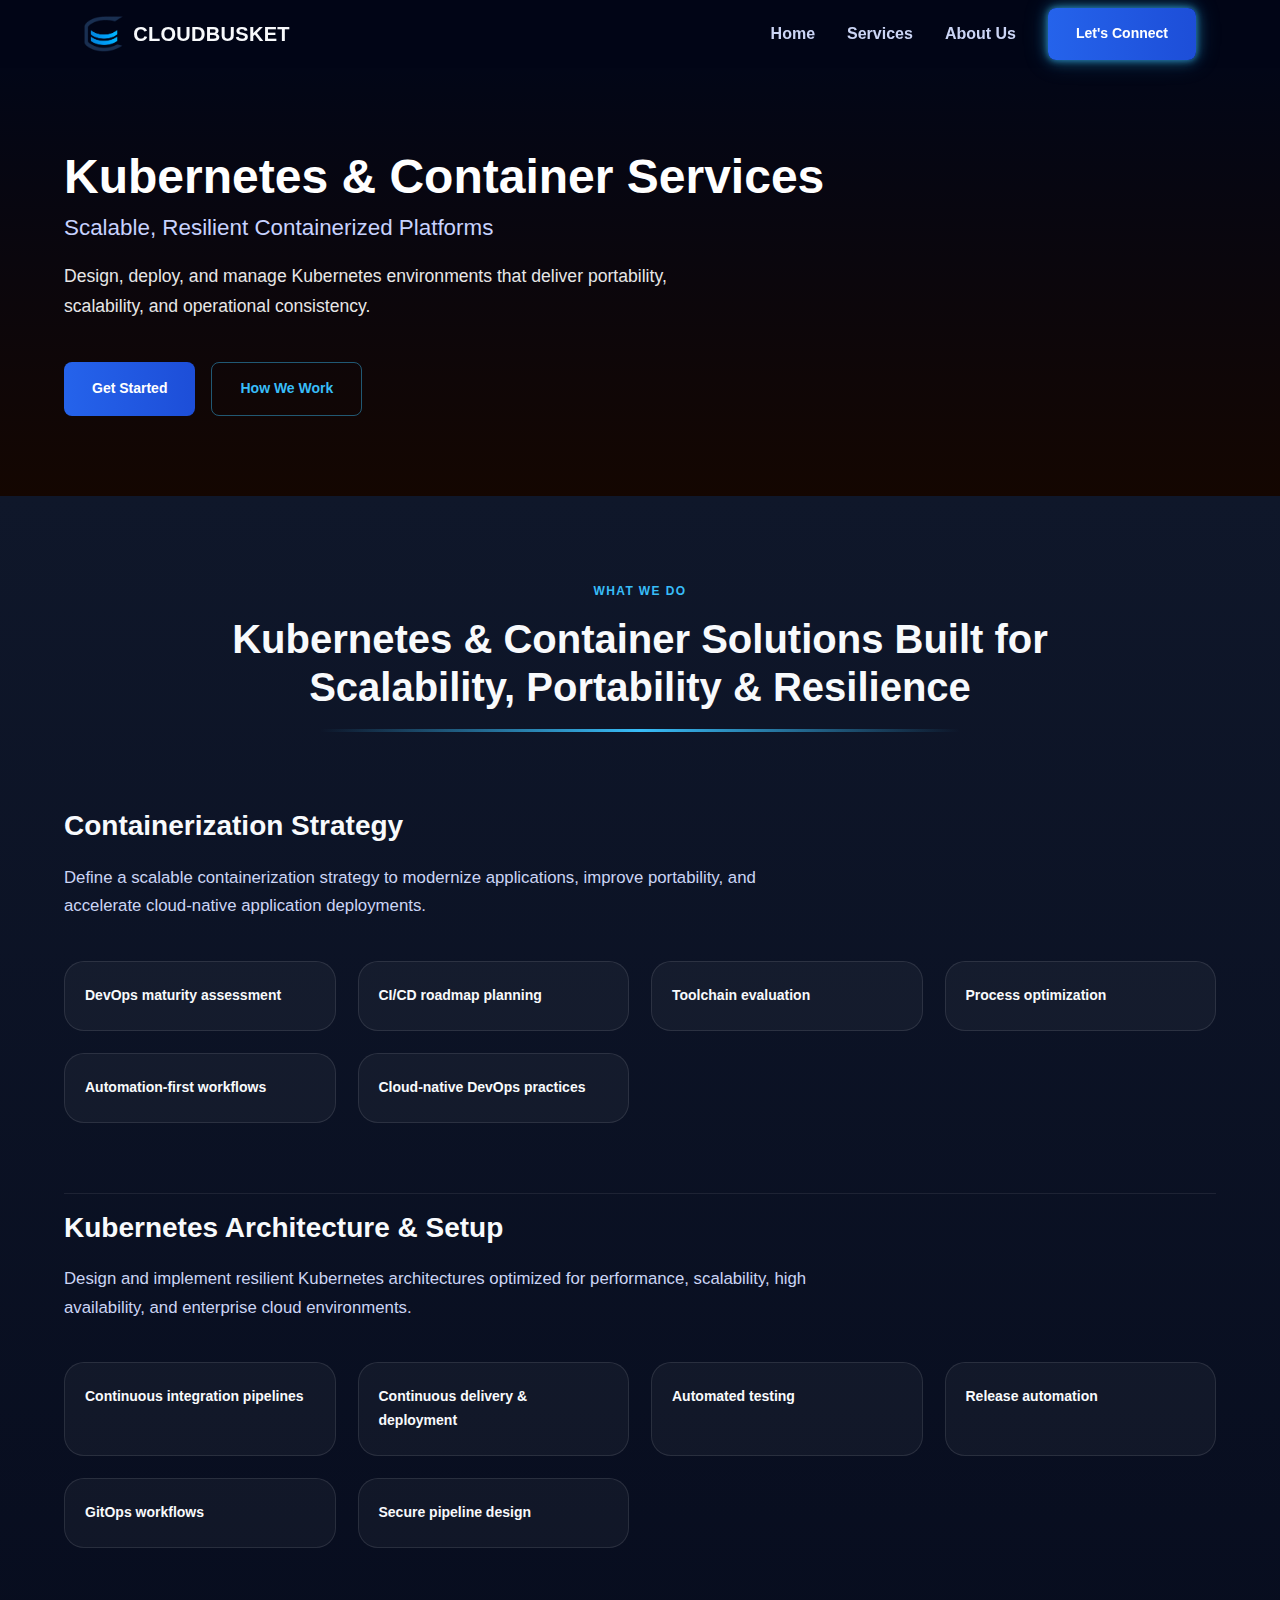
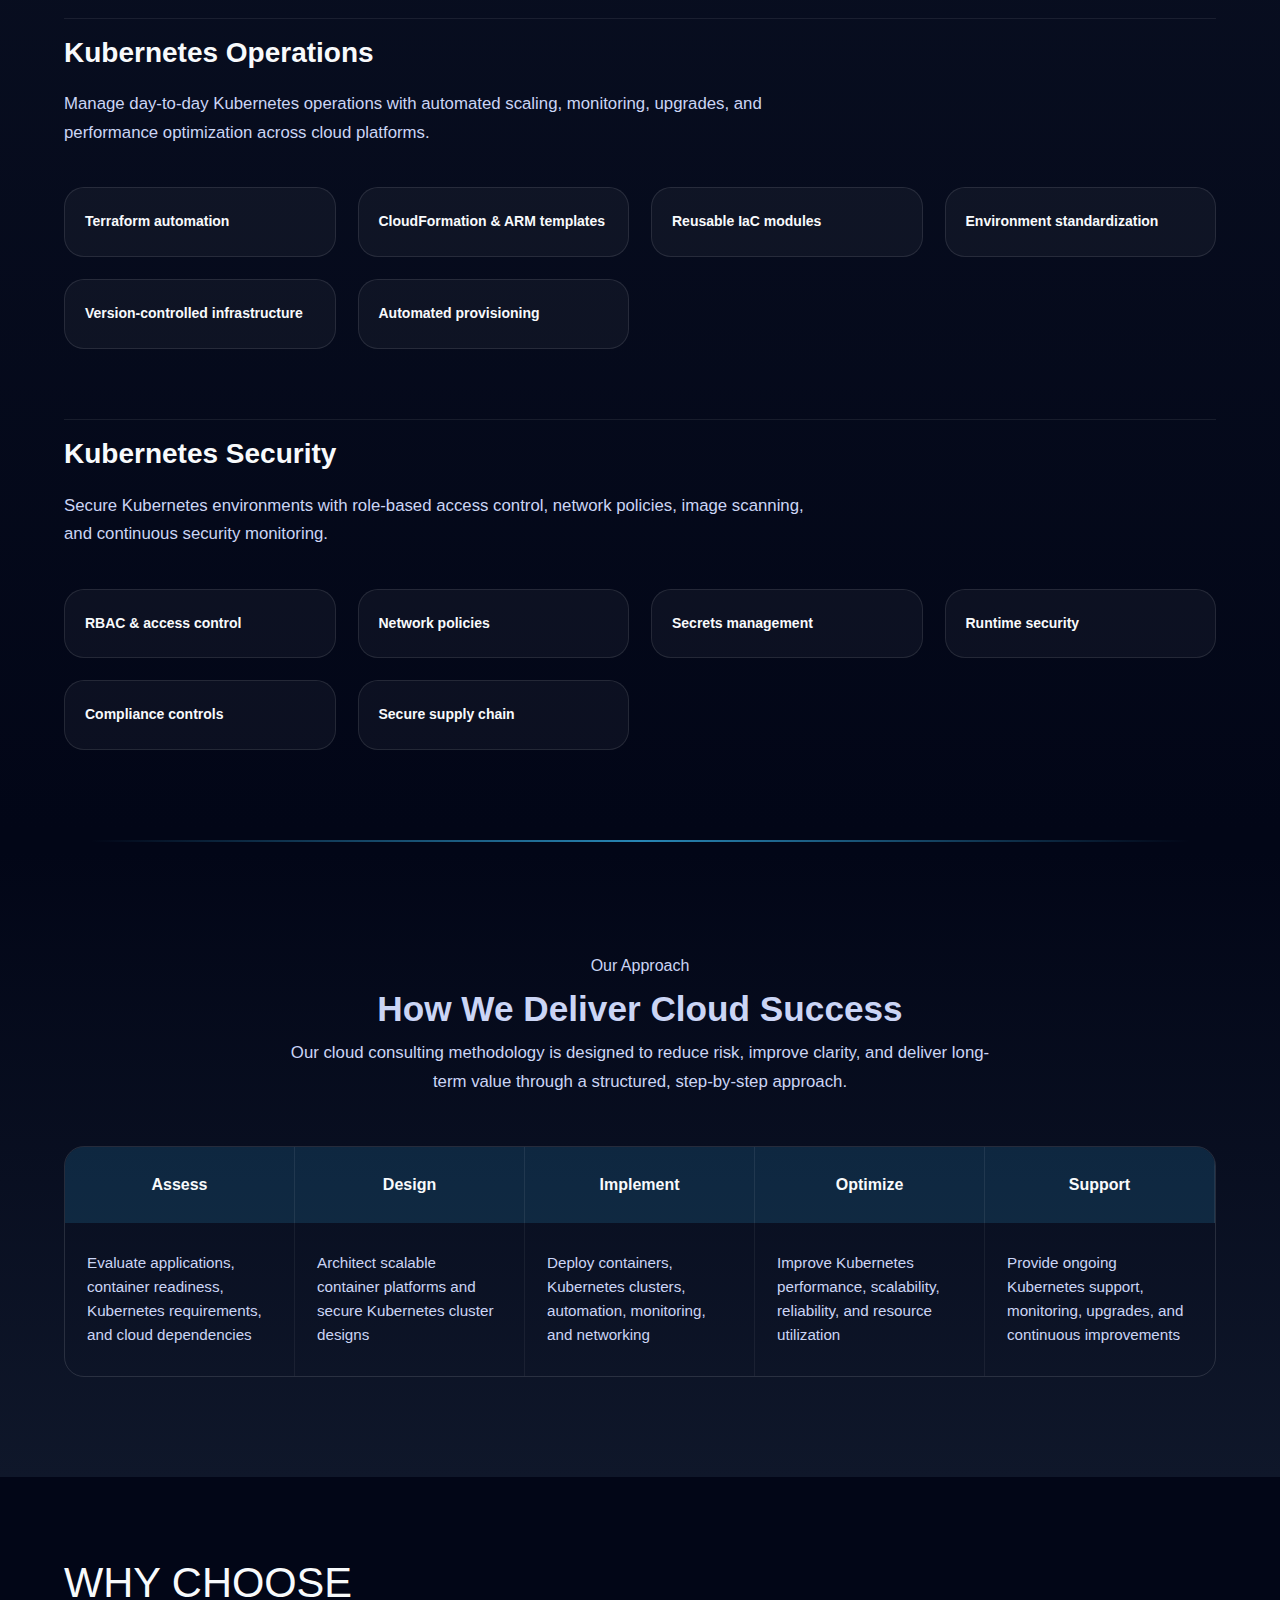
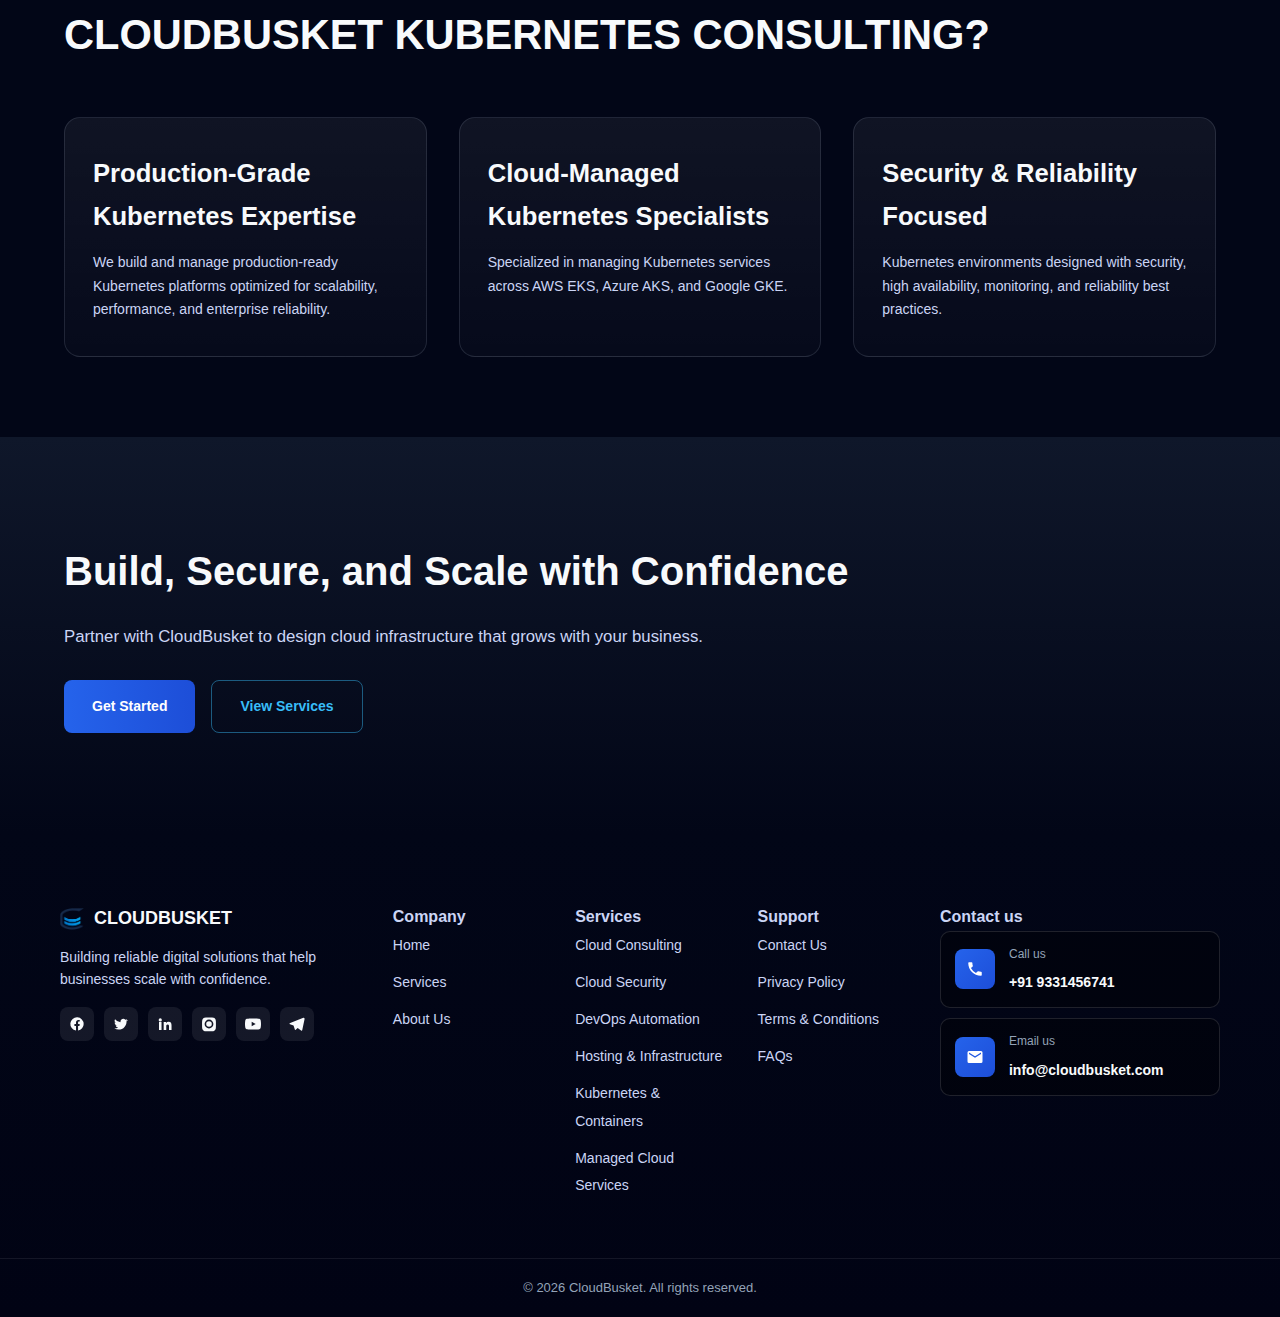
<file: pages/kubernetes-containers.html>
<!DOCTYPE html>
<html lang="en">

<head>
    <meta charset="UTF-8" />
    <meta name="viewport" content="width=device-width, initial-scale=1.0" />

    <!-- SEO Meta -->
    <title>Kubernetes & Container Services | Cloud Orchestration & Management</title>
    <meta name="description"
        content="CloudBusket Kubernetes & container services help businesses design, deploy, and manage scalable Kubernetes environments and containerized applications for performance and reliability." />
    <meta name="keywords"
        content="Kubernetes consulting, container services, Docker, Kubernetes management, cloud container orchestration, cloud microservices, Kubernetes deployment" />

    <!-- Open Graph -->
    <meta property="og:title" content="Kubernetes & Container Services" />
    <meta property="og:description"
        content="Design, deploy, and manage Kubernetes clusters and containerized applications with CloudBusket Kubernetes & container services." />
    <meta property="og:type" content="website" />

    <link rel="canonical" href="https://www.yourdomain.com/kubernetes-containers.html" />

    <!-- Main CSS -->
    <link rel="stylesheet" href="/css/main.css">
    <link rel="stylesheet" href="/css/section/service-pages.css">

    <!-- Favicon -->
    <link rel="icon" href="/assets/favicon/image.ico" type="image/x-icon">
</head>

<body>

    <!-- ================= HEADER ================= -->
    <header class="site-header">
        <div class="container header-inner">
            <!-- Left: logo -->
            <div class="header-left">
                <img src="/assets/logo/cloudbusket-08.png" alt="logo" />
                <a href="/index.html" class="logo">CLOUDBUSKET</a>
            </div>

            <!-- Middle: navigation -->
            <nav class="main-nav">
                <a href="/index.html">Home</a>
                <a href="/pages/services.html">Services</a>
                <a href="/pages/about-us.html">About Us</a>
            </nav>

            <!-- Right: CTA button -->
            <a href="/pages/contact-us.html" class="btn btn-primary header-cta">Let's Connect</a>
    </header>

    <!-- ================= HERO ================= -->
    <section class="services-hero">
        <div class="container">
            <h1>
                Kubernetes & Container Services<br />
                <span>Scalable, Resilient Containerized Platforms</span>
            </h1>
            <p>
                Design, deploy, and manage Kubernetes environments that deliver
                portability, scalability, and operational consistency.
            </p>

            <div class="hero-actions">
                <a href="/pages/contact-us.html" class="btn btn-primary">Get Started</a>
                <a href="#approach" class="btn btn-secondary">How We Work</a>
            </div>
        </div>
    </section>

    <!-- ================= WHAT WE DO ================= -->

    <section class="cloud-capabilities" aria-labelledby="cloud-capabilities-heading">
        <div class="container">

            <span class="section-tag">What We Do</span>
            <h2 id="cloud-capabilities-heading">
                Kubernetes & Container Solutions Built for Scalability, Portability & Resilience
            </h2>


            <!-- ================= Containerization Strategy ================= -->
            <article class="capability-section">

                <h3>Containerization Strategy</h3>
                <p class="capability-intro">
                    Define a scalable containerization strategy to modernize applications,
                    improve portability, and accelerate cloud-native application deployments.
                </p>

                <div class="capability-grid">
                    <div class="capability-card">DevOps maturity assessment</div>
                    <div class="capability-card">CI/CD roadmap planning</div>
                    <div class="capability-card">Toolchain evaluation</div>
                    <div class="capability-card">Process optimization</div>
                    <div class="capability-card">Automation-first workflows</div>
                    <div class="capability-card">Cloud-native DevOps practices</div>
                </div>

            </article>

            <!-- ================= Kubernetes Architecture & Setup ================= -->
            <article class="capability-section">

                <h3>Kubernetes Architecture & Setup</h3>
                <p class="capability-intro">
                    Design and implement resilient Kubernetes architectures optimized for
                    performance, scalability, high availability, and enterprise cloud environments.
                </p>

                <div class="capability-grid">
                    <div class="capability-card">Continuous integration pipelines</div>
                    <div class="capability-card">Continuous delivery & deployment</div>
                    <div class="capability-card">Automated testing</div>
                    <div class="capability-card">Release automation</div>
                    <div class="capability-card">GitOps workflows</div>
                    <div class="capability-card">Secure pipeline design</div>
                </div>

            </article>

            <!-- ================= Kubernetes Operations ================= -->
            <article class="capability-section">

                <h3>Kubernetes Operations</h3>
                <p class="capability-intro">
                    Manage day-to-day Kubernetes operations with automated scaling,
                    monitoring, upgrades, and performance optimization across cloud platforms.
                </p>

                <div class="capability-grid">
                    <div class="capability-card">Terraform automation</div>
                    <div class="capability-card">CloudFormation & ARM templates</div>
                    <div class="capability-card">Reusable IaC modules</div>
                    <div class="capability-card">Environment standardization</div>
                    <div class="capability-card">Version-controlled infrastructure</div>
                    <div class="capability-card">Automated provisioning</div>
                </div>

            </article>

            <!-- ================= Kubernetes Security ================= -->
            <article class="capability-section">

                <h3>Kubernetes Security</h3>
                <p class="capability-intro">
                    Secure Kubernetes environments with role-based access control,
                    network policies, image scanning, and continuous security monitoring.
                </p>

                <div class="capability-grid">
                    <div class="capability-card">RBAC & access control</div>
                    <div class="capability-card">Network policies</div>
                    <div class="capability-card">Secrets management</div>
                    <div class="capability-card">Runtime security</div>
                    <div class="capability-card">Compliance controls</div>
                    <div class="capability-card">Secure supply chain</div>
                </div>

            </article>

        </div>
    </section>

    <!-- ================= DIVIDER LINE. ================= -->

    <div class="section-divider"></div>

    <!-- ================= APPROACH ================= -->
    <section id="approach" class="approach-table-section">
        <div class="container">

            <span class="section-tag">Our Approach</span>
            <h2>How We Deliver Cloud Success</h2>

            <p class="approach-intro">
                Our cloud consulting methodology is designed to reduce risk,
                improve clarity, and deliver long-term value through a structured,
                step-by-step approach.
            </p>

            <!-- Header Row -->
            <div class="approach-table">
                <h3 class="approach-header">Assess</h3>
                <h3 class="approach-header">Design</h3>
                <h3 class="approach-header">Implement</h3>
                <h3 class="approach-header">Optimize</h3>
                <h3 class="approach-header">Support</h3>

                <!-- Content Row -->
                <div class="approach-cell">
                    Evaluate applications, container readiness, Kubernetes requirements,
                    and cloud dependencies
                </div>

                <div class="approach-cell">
                    Architect scalable container platforms and secure Kubernetes cluster designs
                </div>

                <div class="approach-cell">
                    Deploy containers, Kubernetes clusters, automation, monitoring, and networking
                </div>

                <div class="approach-cell">
                    Improve Kubernetes performance, scalability, reliability, and resource utilization
                </div>

                <div class="approach-cell">
                    Provide ongoing Kubernetes support, monitoring, upgrades, and continuous improvements
                </div>
            </div>

        </div>
    </section>



    <!-- ================= WHY CHOOSE US ================= -->
    <section class="why-choose-section">
        <div class="container">
            <div class="why-choose-layout">

                <!-- Section Header -->
                <div class="why-choose-header">
                    <h2>
                        WHY CHOOSE <strong>CloudBusket Kubernetes Consulting?</strong>
                    </h2>
                </div>

                <!-- Cards Grid -->
                <div class="why-choose-grid">
                    <div class="why-choose-card">
                        <h3>Production-Grade Kubernetes Expertise</h3>
                        <p>
                            We build and manage production-ready Kubernetes platforms optimized for scalability,
                            performance, and enterprise reliability.
                        </p>
                    </div>

                    <div class="why-choose-card">
                        <h3>Cloud-Managed Kubernetes Specialists</h3>
                        <p>
                            Specialized in managing Kubernetes services across AWS EKS, Azure AKS, and Google GKE.
                        </p>
                    </div>

                    <div class="why-choose-card">
                        <h3>Security & Reliability Focused</h3>
                        <p>
                            Kubernetes environments designed with security, high availability, monitoring, and
                            reliability best practices.
                        </p>
                    </div>
                </div>
            </div>
        </div>
    </section>

    <!-- ================= CTA ================= -->
    <section class="services-cta">
        <div class="container">
            <div class="cta-content">
                <h2>Build, Secure, and Scale with Confidence</h2>

                <p>
                    Partner with CloudBusket to design cloud infrastructure
                    that grows with your business.
                </p>

                <div class="cta-buttons">
                    <a href="/pages/contact-us.html" class="btn btn-primary">Get Started</a>
                    <a href="/pages/services.html" class="btn btn-secondary">View Services</a>
                </div>
            </div>
    </section>
    </section>

    <!-- ================= FOOTER ================= -->
    <footer class="site-footer">
        <div class="footer-inner">

            <!-- Company -->
            <div class="footer-col footer-company">
                <div class="footer-brand">
                    <img src="/assets/logo/cloudbusket-08.png" alt="CloudBusket logo" />
                    <h4>CLOUDBUSKET</h4>
                </div>
                <p class="footer-desc">
                    Building reliable digital solutions that help businesses
                    scale with confidence.
                </p>

                <div class="footer-social">

                    <!-- Facebook -->
                    <a href="#" aria-label="Facebook">
                        <svg viewBox="0 0 24 24">
                            <path
                                d="M22 12a10 10 0 1 0-11.5 9.9v-7h-2.4V12h2.4V9.7c0-2.4 1.4-3.7 3.6-3.7 1 0 2 .1 2 .1v2.2h-1.1c-1.1 0-1.4.7-1.4 1.4V12h2.5l-.4 2.9h-2.1v7A10 10 0 0 0 22 12Z" />
                        </svg>
                    </a>

                    <!-- Twitter / X -->
                    <a href="#" aria-label="Twitter">
                        <svg viewBox="0 0 24 24">
                            <path
                                d="M22 5.9c-.8.4-1.6.6-2.5.8.9-.5 1.5-1.3 1.8-2.2-.8.5-1.8.9-2.8 1.1a4.2 4.2 0 0 0-7.3 3c0 .3 0 .6.1.8A11.9 11.9 0 0 1 3.1 4.8a4.2 4.2 0 0 0 1.3 5.6c-.7 0-1.4-.2-2-.5v.1a4.2 4.2 0 0 0 3.4 4.1c-.6.2-1.3.2-2 .1a4.2 4.2 0 0 0 3.9 2.9A8.4 8.4 0 0 1 2 18.5a11.9 11.9 0 0 0 6.4 1.9c7.7 0 11.9-6.4 11.9-11.9v-.5c.8-.6 1.5-1.3 2.1-2.1Z" />
                        </svg>
                    </a>

                    <!-- LinkedIn -->
                    <a href="#" aria-label="LinkedIn">
                        <svg viewBox="0 0 24 24">
                            <path
                                d="M4.9 3.5a2.4 2.4 0 1 0 0 4.8 2.4 2.4 0 0 0 0-4.8ZM3 9h3.8v12H3V9Zm7 0h3.6v1.6h.1a4 4 0 0 1 3.6-2c3.8 0 4.5 2.5 4.5 5.7V21H18v-5.4c0-1.3 0-3-1.9-3s-2.2 1.5-2.2 2.9V21H10V9Z" />
                        </svg>
                    </a>

                    <!-- Instagram -->
                    <a href="#" aria-label="Instagram">
                        <svg viewBox="0 0 24 24">
                            <path
                                d="M12 2.2c3.2 0 3.6 0 4.9.1 1.2.1 1.9.3 2.4.5.6.2 1 .5 1.5 1s.8.9 1 1.5c.2.5.4 1.2.5 2.4.1 1.3.1 1.7.1 4.9s0 3.6-.1 4.9c-.1 1.2-.3 1.9-.5 2.4a4.1 4.1 0 0 1-2.5 2.5c-.5.2-1.2.4-2.4.5-1.3.1-1.7.1-4.9.1s-3.6 0-4.9-.1c-1.2-.1-1.9-.3-2.4-.5a4.1 4.1 0 0 1-2.5-2.5c-.2-.5-.4-1.2-.5-2.4-.1-1.3-.1-1.7-.1-4.9s0-3.6.1-4.9c.1-1.2.3-1.9.5-2.4a4.1 4.1 0 0 1 2.5-2.5c.5-.2 1.2-.4 2.4-.5 1.3-.1 1.7-.1 4.9-.1Zm0 3.2a6.6 6.6 0 1 0 0 13.2 6.6 6.6 0 0 0 0-13.2Zm0 10.8a4.2 4.2 0 1 1 0-8.4 4.2 4.2 0 0 1 0 8.4Zm6.9-11.2a1.6 1.6 0 1 1-3.2 0 1.6 1.6 0 0 1 3.2 0Z" />
                        </svg>
                    </a>

                    <!-- YouTube -->
                    <a href="#" aria-label="YouTube">
                        <svg viewBox="0 0 24 24">
                            <path
                                d="M23.5 6.2a3 3 0 0 0-2.1-2.1C19.5 3.6 12 3.6 12 3.6s-7.5 0-9.4.5A3 3 0 0 0 .5 6.2 31.6 31.6 0 0 0 0 12a31.6 31.6 0 0 0 .5 5.8 3 3 0 0 0 2.1 2.1c1.9.5 9.4.5 9.4.5s7.5 0 9.4-.5a3 3 0 0 0 2.1-2.1A31.6 31.6 0 0 0 24 12a31.6 31.6 0 0 0-.5-5.8Zm-13.5 9V8.8L16 12l-6 3.2Z" />
                        </svg>
                    </a>

                    <!-- Telegram -->
                    <a href="#" aria-label="Telegram">
                        <svg viewBox="0 0 24 24">
                            <path
                                d="M22.5 2.3 1.8 10.6c-1.4.6-1.4 1.5-.3 1.8l5.3 1.7 2 6c.2.6.1.9.7.9.5 0 .7-.3 1-.6l2.5-2.4 5.1 3.8c.9.5 1.6.3 1.8-.9l3.4-16.1c.3-1.4-.5-2-1.8-1.6Z" />
                        </svg>
                    </a>

                </div>

            </div>


            <!-- Services -->
            <div class="footer-col">
                <h4>Company</h4>
                <ul>
                    <li><a href="/index.html">Home</a></li>
                    <li><a href="/pages/services.html">Services</a></li>
                    <li><a href="/pages/about-us.html">About Us</a></li>
                </ul>
            </div>

            <!-- Services -->
            <div class="footer-col">
                <h4>Services</h4>
                <ul>
                    <li><a href="/pages/cloud-consulting.html">Cloud Consulting</a></li>
                    <li><a href="/pages/cloud-security.html">Cloud Security</a></li>
                    <li><a href="/pages/devops-automation.html">DevOps Automation</a></li>
                    <li><a href="/pages/hosting-infrastructure.html">Hosting & Infrastructure</a></li>
                    <li><a href="/pages/kubernetes-containers.html">Kubernetes & Containers</a></li>
                    <li><a href="/pages/managed-cloud-services.html">Managed Cloud Services</a></li>
                </ul>
            </div>

            <!-- Support -->
            <div class="footer-col">
                <h4>Support</h4>
                <ul>
                    <li><a href="/pages/contact-us.html">Contact Us</a></li>
                    <li><a href="#">Privacy Policy</a></li>
                    <li><a href="#">Terms & Conditions</a></li>
                    <li><a href="#">FAQs</a></li>
                </ul>
            </div>

            <!-- Contact Us (Boxed) -->
            <div class="footer-contact-box">
                <h4>Contact us</h4>

                <div class="footer-contact-card">
                    <div class="contact-icon">
                        <svg viewBox="0 0 24 24" aria-hidden="true">
                            <path
                                d="M6.6 10.8a15.5 15.5 0 0 0 6.6 6.6l2.2-2.2a1 1 0 0 1 1-.24c1.1.36 2.3.56 3.6.56a1 1 0 0 1 1 1V20a1 1 0 0 1-1 1C10.4 21 3 13.6 3 4a1 1 0 0 1 1-1h3.5a1 1 0 0 1 1 1c0 1.3.2 2.5.6 3.6a1 1 0 0 1-.24 1L6.6 10.8Z" />
                        </svg>
                    </div>

                    <div class="contact-text">
                        <span>Call us</span>
                        <a href="tel:+99331456741">+91 9331456741</a>
                    </div>
                </div>

                <div class="footer-contact-card">
                    <div class="contact-icon">
                        <svg viewBox="0 0 24 24" aria-hidden="true">
                            <path
                                d="M20 4H4a2 2 0 0 0-2 2v12a2 2 0 0 0 2 2h16a2 2 0 0 0 2-2V6a2 2 0 0 0-2-2Zm0 4-8 5-8-5V6l8 5 8-5v2Z" />
                        </svg>
                    </div>

                    <div class="contact-text">
                        <span>Email us</span>
                        <a href="mailto:info@cloudbusket.com">
                            info@cloudbusket.com
                        </a>
                    </div>
                </div>
            </div>

        </div>

        <div class="footer-bottom">
            © 2026 CloudBusket. All rights reserved.
        </div>
    </footer>

</body>

</html>
</file>
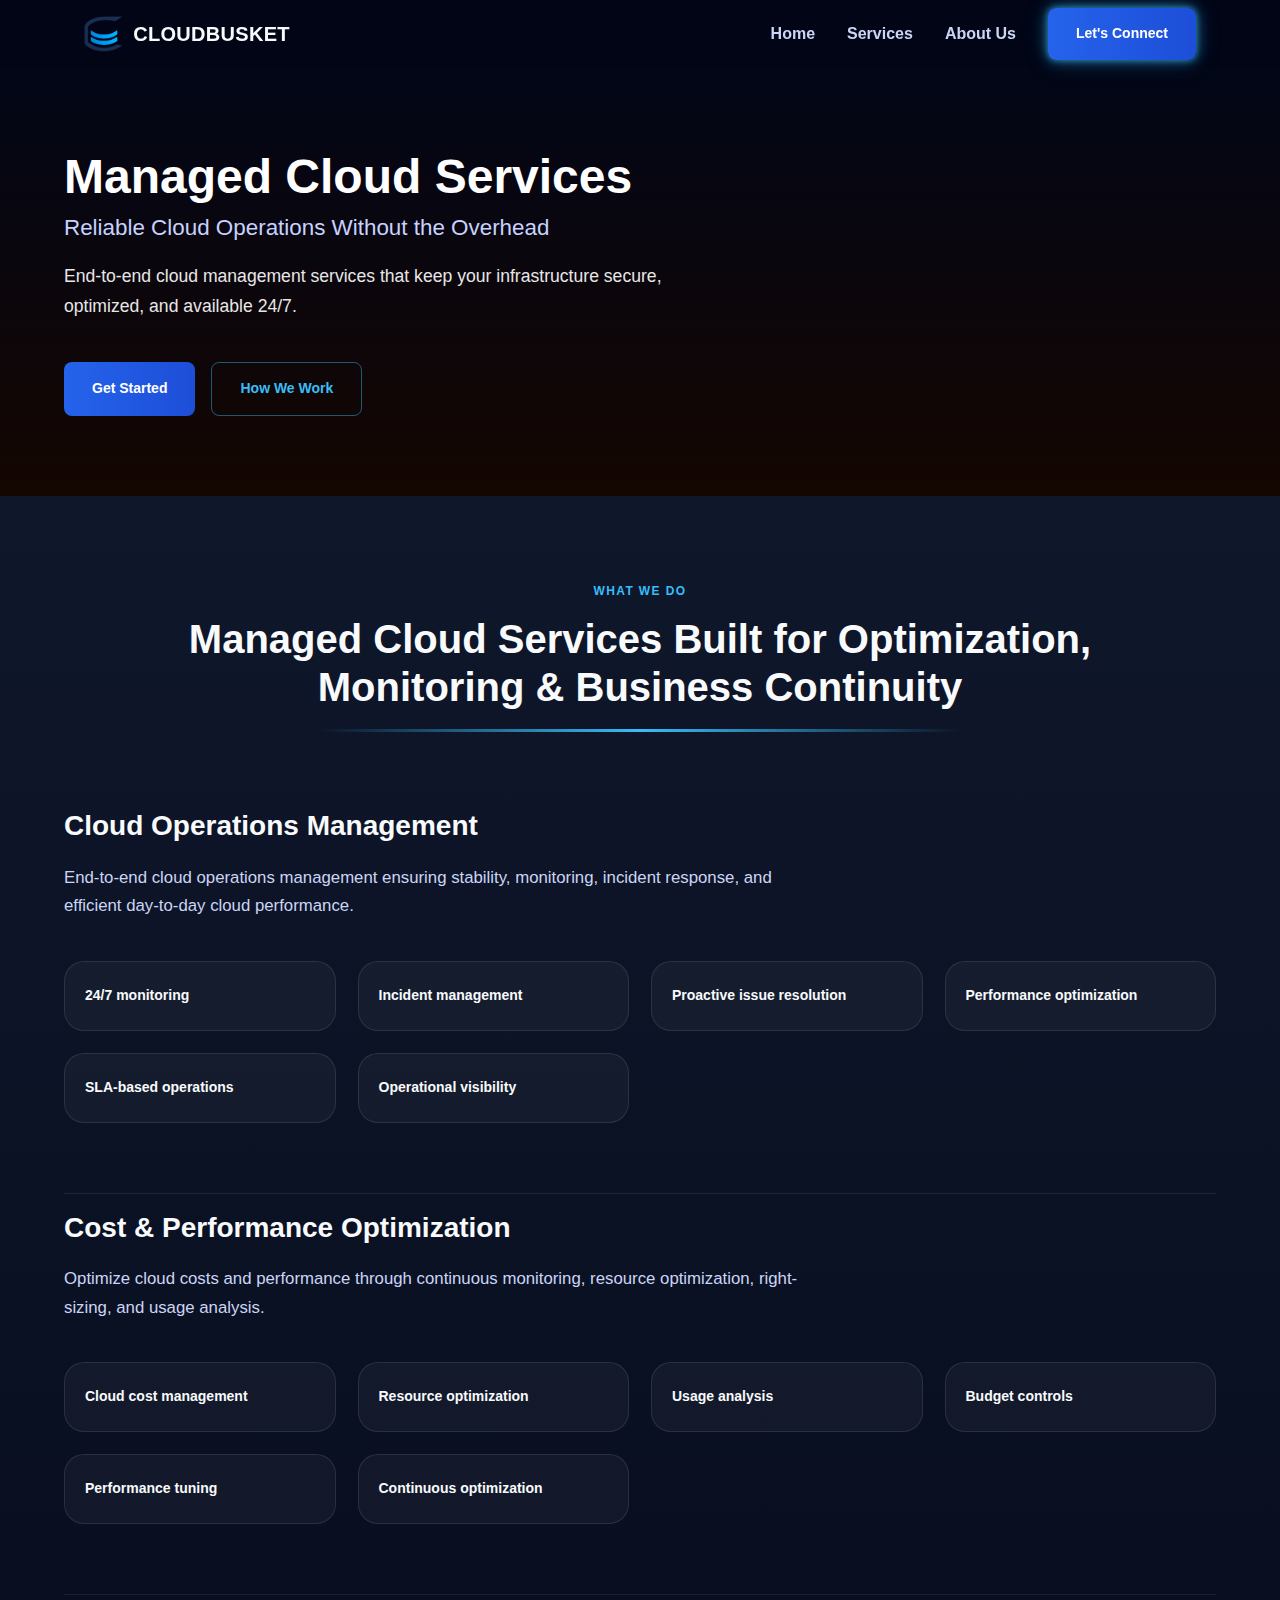
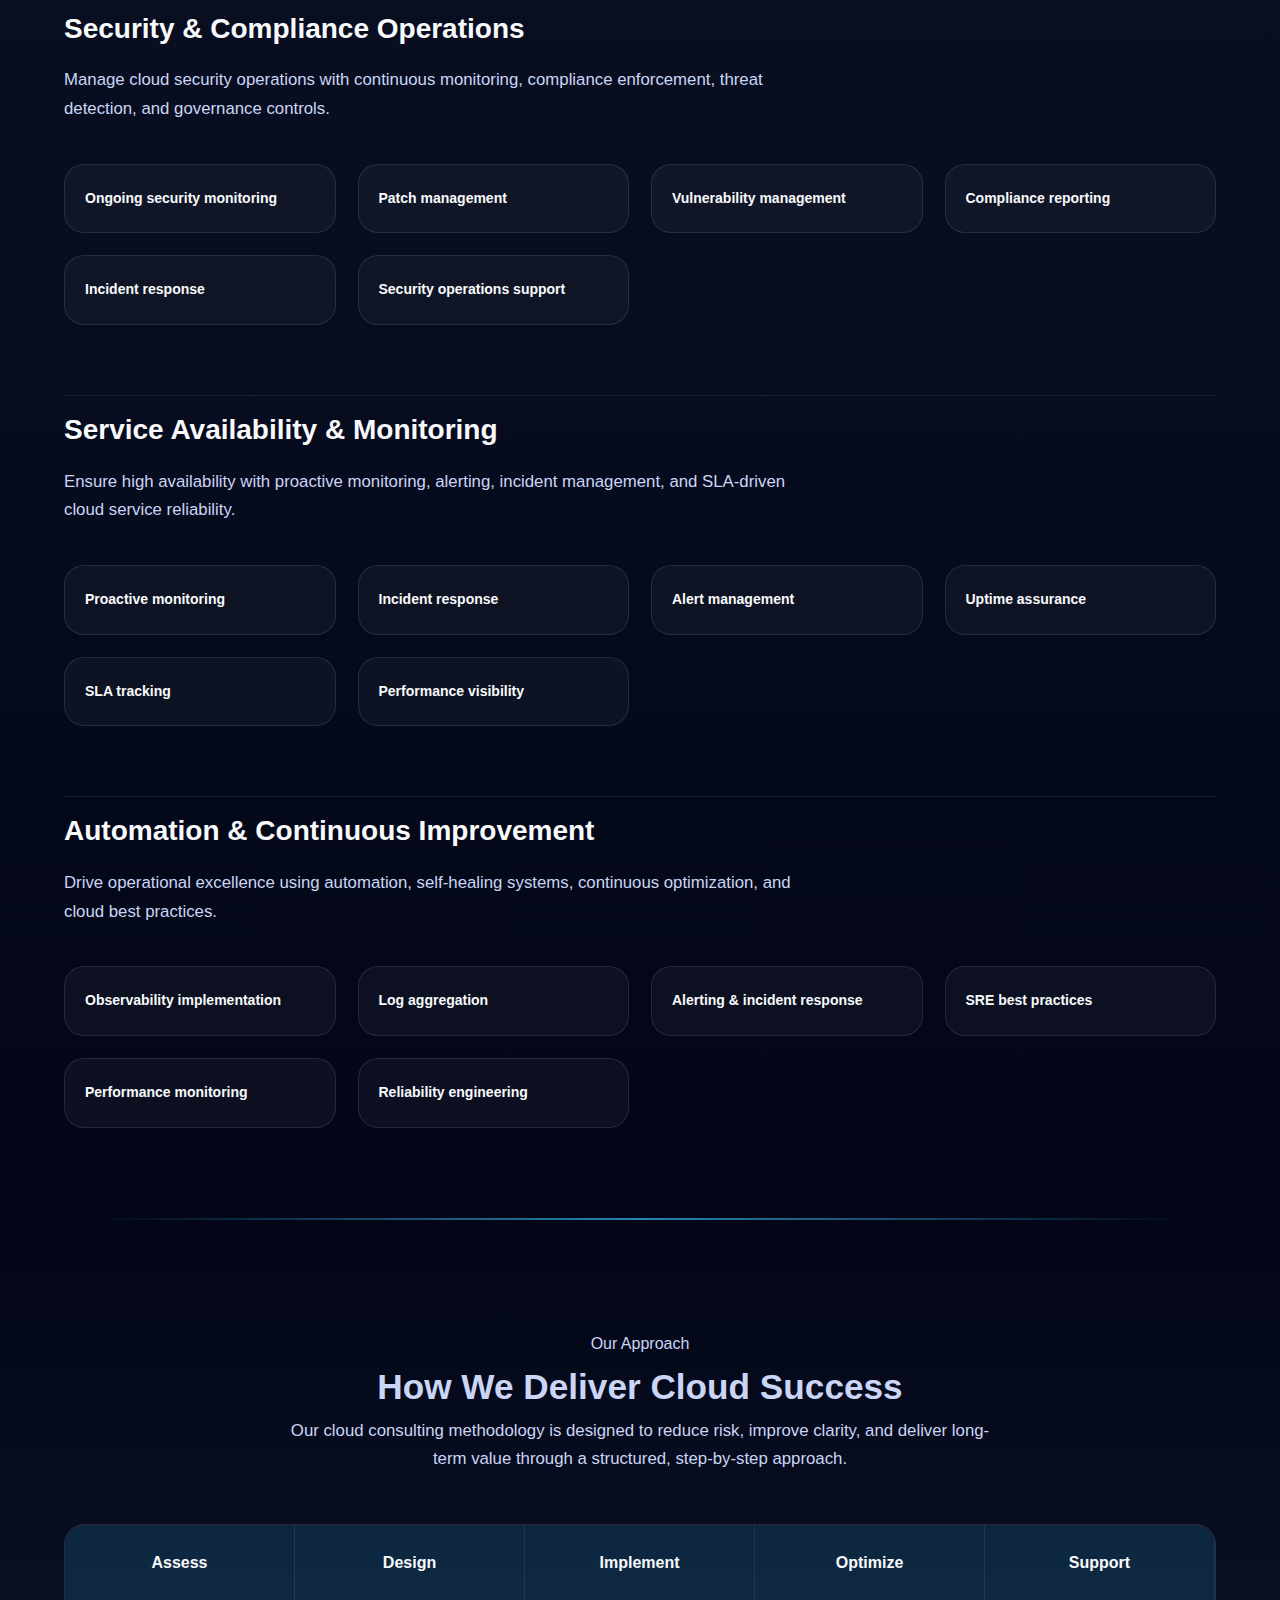
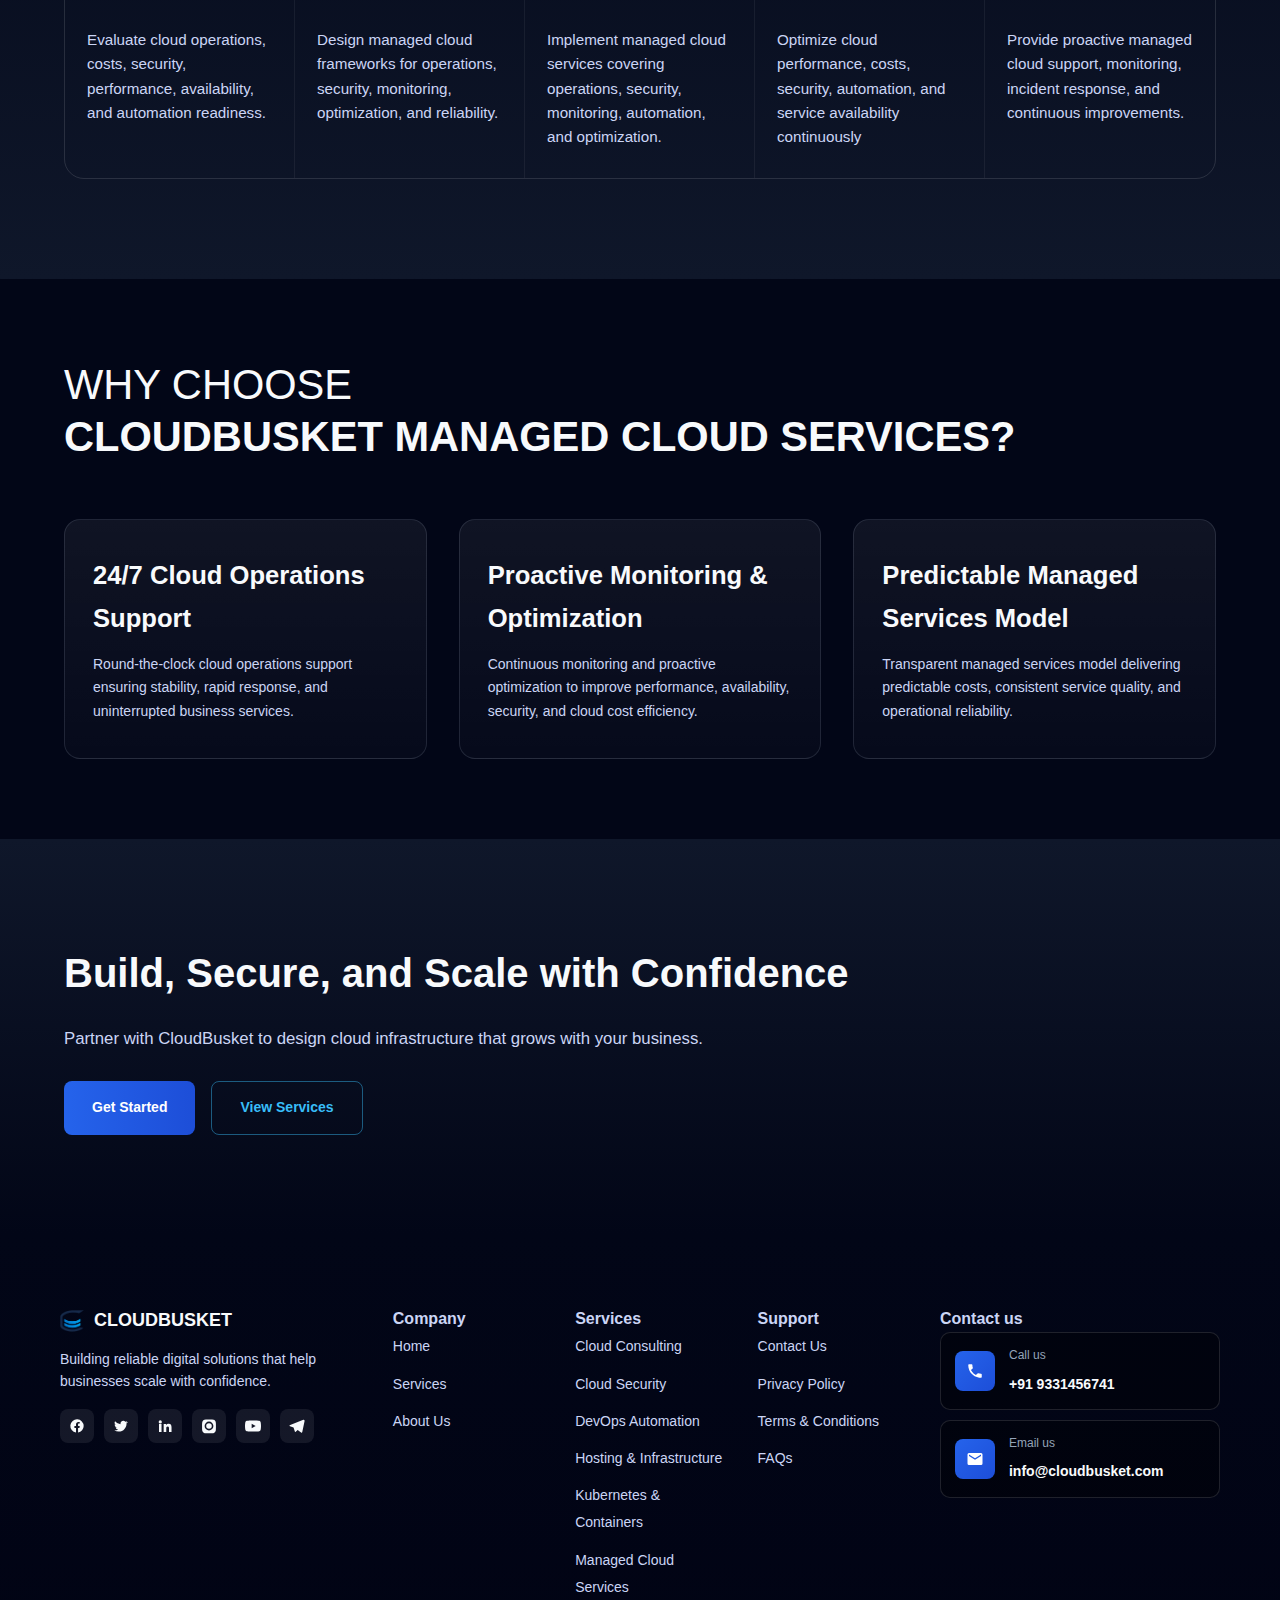
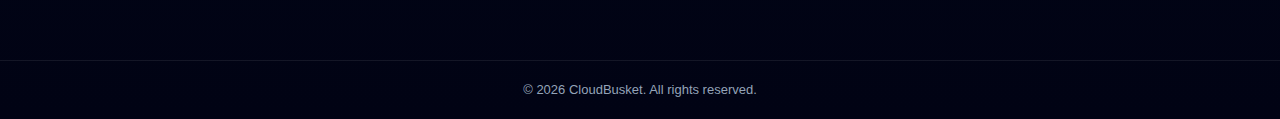
<file: pages/managed-cloud-services.html>
<!DOCTYPE html>
<html lang="en">

<head>
    <meta charset="UTF-8" />
    <meta name="viewport" content="width=device-width, initial-scale=1.0" />

    <!-- SEO Meta -->
    <title>Managed Cloud Services | 24/7 Cloud Management & Optimization</title>
    <meta name="description"
        content="CloudBusket managed cloud services provide 24/7 cloud operations, monitoring, security, and optimization to keep your infrastructure secure, cost-efficient, and highly available." />
    <meta name="keywords"
        content="managed cloud services, cloud operations, cloud monitoring, cloud support, cloud optimization, 24/7 cloud management, cloud reliability services" />

    <!-- Open Graph -->
    <meta property="og:title" content="Managed Cloud Services" />
    <meta property="og:description"
        content="Reliable, secure, and optimized cloud operations with CloudBusket managed cloud services." />
    <meta property="og:type" content="website" />

    <link rel="canonical" href="https://www.yourdomain.com/managed-cloud-services.html" />

    <!-- Main CSS -->
    <link rel="stylesheet" href="/css/main.css">
    <link rel="stylesheet" href="/css/section/service-pages.css">

    <!-- Favicon -->
    <link rel="icon" href="/assets/favicon/image.ico" type="image/x-icon">
</head>

<body>

    <!-- ================= HEADER ================= -->
    <header class="site-header">
        <div class="container header-inner">
            <!-- Left: logo -->
            <div class="header-left">
                <img src="/assets/logo/cloudbusket-08.png" alt="logo" />
                <a href="/index.html" class="logo">CLOUDBUSKET</a>
            </div>

            <!-- Middle: navigation -->
            <nav class="main-nav">
                <a href="/index.html">Home</a>
                <a href="/pages/services.html">Services</a>
                <a href="/pages/about-us.html">About Us</a>
            </nav>

            <!-- Right: CTA button -->
            <a href="/pages/contact-us.html" class="btn btn-primary header-cta">Let's Connect</a>
    </header>

    <!-- ================= HERO ================= -->
    <section class="services-hero">
        <div class="container">
            <h1>
                Managed Cloud Services<br />
                <span>Reliable Cloud Operations Without the Overhead</span>
            </h1>
            <p>
                End-to-end cloud management services that keep your infrastructure
                secure, optimized, and available 24/7.
            </p>

            <div class="hero-actions">
                <a href="/pages/contact-us.html" class="btn btn-primary">Get Started</a>
                <a href="#approach" class="btn btn-secondary">How We Work</a>
            </div>
        </div>
    </section>

    <!-- ================= WHAT WE DO ================= -->

    <section class="cloud-capabilities" aria-labelledby="cloud-capabilities-heading">
        <div class="container">

            <span class="section-tag">What We Do</span>
            <h2 id="cloud-capabilities-heading">
                Managed Cloud Services Built for Optimization, Monitoring & Business Continuity
            </h2>


            <!-- ================= Cloud Operations Management ================= -->
            <article class="capability-section">

                <h3>Cloud Operations Management</h3>
                <p class="capability-intro">
                    End-to-end cloud operations management ensuring stability, monitoring,
                    incident response, and efficient day-to-day cloud performance.
                </p>

                <div class="capability-grid">
                    <div class="capability-card">24/7 monitoring</div>
                    <div class="capability-card">Incident management</div>
                    <div class="capability-card">Proactive issue resolution</div>
                    <div class="capability-card">Performance optimization</div>
                    <div class="capability-card">SLA-based operations</div>
                    <div class="capability-card">Operational visibility</div>
                </div>

            </article>

            <!-- ================= Cost & Performance Optimization ================= -->
            <article class="capability-section">

                <h3>Cost & Performance Optimization</h3>
                <p class="capability-intro">
                    Optimize cloud costs and performance through continuous monitoring,
                    resource optimization, right-sizing, and usage analysis.
                </p>

                <div class="capability-grid">
                    <div class="capability-card">Cloud cost management</div>
                    <div class="capability-card">Resource optimization</div>
                    <div class="capability-card">Usage analysis</div>
                    <div class="capability-card">Budget controls</div>
                    <div class="capability-card">Performance tuning</div>
                    <div class="capability-card">Continuous optimization</div>
                </div>

            </article>

            <!-- ================= Security & Compliance Operations ================= -->
            <article class="capability-section">

                <h3>Security & Compliance Operations</h3>
                <p class="capability-intro">
                    Manage cloud security operations with continuous monitoring,
                    compliance enforcement, threat detection, and governance controls.
                </p>

                <div class="capability-grid">
                    <div class="capability-card">Ongoing security monitoring</div>
                    <div class="capability-card">Patch management</div>
                    <div class="capability-card">Vulnerability management</div>
                    <div class="capability-card">Compliance reporting</div>
                    <div class="capability-card">Incident response</div>
                    <div class="capability-card">Security operations support</div>
                </div>

            </article>

            <!-- ================= Service Availability & Monitoring ================= -->
            <article class="capability-section">

                <h3>Service Availability & Monitoring</h3>
                <p class="capability-intro">
                    Ensure high availability with proactive monitoring, alerting, incident management,
                    and SLA-driven cloud service reliability.
                </p>

                <div class="capability-grid">
                    <div class="capability-card">Proactive monitoring</div>
                    <div class="capability-card">Incident response</div>
                    <div class="capability-card">Alert management</div>
                    <div class="capability-card">Uptime assurance</div>
                    <div class="capability-card">SLA tracking</div>
                    <div class="capability-card">Performance visibility</div>
                </div>

            </article>

            <!-- ================= Automation & Continuous Improvement ================= -->
            <article class="capability-section">

                <h3>Automation & Continuous Improvement</h3>
                <p class="capability-intro">
                    Drive operational excellence using automation, self-healing systems,
                    continuous optimization, and cloud best practices.
                </p>

                <div class="capability-grid">
                    <div class="capability-card">Observability implementation</div>
                    <div class="capability-card">Log aggregation</div>
                    <div class="capability-card">Alerting & incident response</div>
                    <div class="capability-card">SRE best practices</div>
                    <div class="capability-card">Performance monitoring</div>
                    <div class="capability-card">Reliability engineering</div>
                </div>

            </article>

        </div>
    </section>

    <!-- ================= DIVIDER LINE. ================= -->

    <div class="section-divider"></div>

    <!-- ================= APPROACH ================= -->
    <section id="approach" class="approach-table-section">
        <div class="container">

            <span class="section-tag">Our Approach</span>
            <h2>How We Deliver Cloud Success</h2>

            <p class="approach-intro">
                Our cloud consulting methodology is designed to reduce risk,
                improve clarity, and deliver long-term value through a structured,
                step-by-step approach.
            </p>

            <!-- Header Row -->
            <div class="approach-table">
                <h3 class="approach-header">Assess</h3>
                <h3 class="approach-header">Design</h3>
                <h3 class="approach-header">Implement</h3>
                <h3 class="approach-header">Optimize</h3>
                <h3 class="approach-header">Support</h3>

                <!-- Content Row -->
                <div class="approach-cell">
                    Evaluate cloud operations, costs, security,
                    performance, availability, and automation readiness.
                </div>

                <div class="approach-cell">
                    Design managed cloud frameworks for operations,
                    security, monitoring, optimization, and reliability.
                </div>

                <div class="approach-cell">
                    Implement managed cloud services covering operations,
                    security, monitoring, automation, and optimization.
                </div>

                <div class="approach-cell">
                    Optimize cloud performance, costs, security,
                    automation, and service availability continuously
                </div>

                <div class="approach-cell">
                    Provide proactive managed cloud support, monitoring,
                    incident response, and continuous improvements.
                </div>
            </div>

        </div>
    </section>



    <!-- ================= WHY CHOOSE US ================= -->
    <section class="why-choose-section">
        <div class="container">
            <div class="why-choose-layout">

                <!-- Section Header -->
                <div class="why-choose-header">
                    <h2>
                        WHY CHOOSE <strong>CloudBusket Managed Cloud Services?</strong>
                    </h2>
                </div>

                <!-- Cards Grid -->
                <div class="why-choose-grid">
                    <div class="why-choose-card">
                        <h3>24/7 Cloud Operations Support</h3>
                        <p>
                            Round-the-clock cloud operations support
                            ensuring stability, rapid response, and uninterrupted business services.
                        </p>
                    </div>

                    <div class="why-choose-card">
                        <h3>Proactive Monitoring & Optimization</h3>
                        <p>
                            Continuous monitoring and proactive optimization
                            to improve performance, availability, security, and cloud cost efficiency.
                        </p>
                    </div>

                    <div class="why-choose-card">
                        <h3>Predictable Managed Services Model</h3>
                        <p>
                            Transparent managed services model delivering predictable
                            costs, consistent service quality, and operational reliability.
                        </p>
                    </div>
                </div>
            </div>
        </div>
    </section>

    <!-- ================= CTA ================= -->
    <section class="services-cta">
        <div class="container">
            <div class="cta-content">
                <h2>Build, Secure, and Scale with Confidence</h2>

                <p>
                    Partner with CloudBusket to design cloud infrastructure
                    that grows with your business.
                </p>

                <div class="cta-buttons">
                    <a href="/pages/contact-us.html" class="btn btn-primary">Get Started</a>
                    <a href="/pages/services.html" class="btn btn-secondary">View Services</a>
                </div>
            </div>
    </section>
    </section>

    <!-- ================= FOOTER ================= -->
    <footer class="site-footer">
        <div class="footer-inner">

            <!-- Company -->
            <div class="footer-col footer-company">
                <div class="footer-brand">
                    <img src="/assets/logo/cloudbusket-08.png" alt="CloudBusket logo" />
                    <h4>CLOUDBUSKET</h4>
                </div>
                <p class="footer-desc">
                    Building reliable digital solutions that help businesses
                    scale with confidence.
                </p>

                <div class="footer-social">

                    <!-- Facebook -->
                    <a href="#" aria-label="Facebook">
                        <svg viewBox="0 0 24 24">
                            <path
                                d="M22 12a10 10 0 1 0-11.5 9.9v-7h-2.4V12h2.4V9.7c0-2.4 1.4-3.7 3.6-3.7 1 0 2 .1 2 .1v2.2h-1.1c-1.1 0-1.4.7-1.4 1.4V12h2.5l-.4 2.9h-2.1v7A10 10 0 0 0 22 12Z" />
                        </svg>
                    </a>

                    <!-- Twitter / X -->
                    <a href="#" aria-label="Twitter">
                        <svg viewBox="0 0 24 24">
                            <path
                                d="M22 5.9c-.8.4-1.6.6-2.5.8.9-.5 1.5-1.3 1.8-2.2-.8.5-1.8.9-2.8 1.1a4.2 4.2 0 0 0-7.3 3c0 .3 0 .6.1.8A11.9 11.9 0 0 1 3.1 4.8a4.2 4.2 0 0 0 1.3 5.6c-.7 0-1.4-.2-2-.5v.1a4.2 4.2 0 0 0 3.4 4.1c-.6.2-1.3.2-2 .1a4.2 4.2 0 0 0 3.9 2.9A8.4 8.4 0 0 1 2 18.5a11.9 11.9 0 0 0 6.4 1.9c7.7 0 11.9-6.4 11.9-11.9v-.5c.8-.6 1.5-1.3 2.1-2.1Z" />
                        </svg>
                    </a>

                    <!-- LinkedIn -->
                    <a href="#" aria-label="LinkedIn">
                        <svg viewBox="0 0 24 24">
                            <path
                                d="M4.9 3.5a2.4 2.4 0 1 0 0 4.8 2.4 2.4 0 0 0 0-4.8ZM3 9h3.8v12H3V9Zm7 0h3.6v1.6h.1a4 4 0 0 1 3.6-2c3.8 0 4.5 2.5 4.5 5.7V21H18v-5.4c0-1.3 0-3-1.9-3s-2.2 1.5-2.2 2.9V21H10V9Z" />
                        </svg>
                    </a>

                    <!-- Instagram -->
                    <a href="#" aria-label="Instagram">
                        <svg viewBox="0 0 24 24">
                            <path
                                d="M12 2.2c3.2 0 3.6 0 4.9.1 1.2.1 1.9.3 2.4.5.6.2 1 .5 1.5 1s.8.9 1 1.5c.2.5.4 1.2.5 2.4.1 1.3.1 1.7.1 4.9s0 3.6-.1 4.9c-.1 1.2-.3 1.9-.5 2.4a4.1 4.1 0 0 1-2.5 2.5c-.5.2-1.2.4-2.4.5-1.3.1-1.7.1-4.9.1s-3.6 0-4.9-.1c-1.2-.1-1.9-.3-2.4-.5a4.1 4.1 0 0 1-2.5-2.5c-.2-.5-.4-1.2-.5-2.4-.1-1.3-.1-1.7-.1-4.9s0-3.6.1-4.9c.1-1.2.3-1.9.5-2.4a4.1 4.1 0 0 1 2.5-2.5c.5-.2 1.2-.4 2.4-.5 1.3-.1 1.7-.1 4.9-.1Zm0 3.2a6.6 6.6 0 1 0 0 13.2 6.6 6.6 0 0 0 0-13.2Zm0 10.8a4.2 4.2 0 1 1 0-8.4 4.2 4.2 0 0 1 0 8.4Zm6.9-11.2a1.6 1.6 0 1 1-3.2 0 1.6 1.6 0 0 1 3.2 0Z" />
                        </svg>
                    </a>

                    <!-- YouTube -->
                    <a href="#" aria-label="YouTube">
                        <svg viewBox="0 0 24 24">
                            <path
                                d="M23.5 6.2a3 3 0 0 0-2.1-2.1C19.5 3.6 12 3.6 12 3.6s-7.5 0-9.4.5A3 3 0 0 0 .5 6.2 31.6 31.6 0 0 0 0 12a31.6 31.6 0 0 0 .5 5.8 3 3 0 0 0 2.1 2.1c1.9.5 9.4.5 9.4.5s7.5 0 9.4-.5a3 3 0 0 0 2.1-2.1A31.6 31.6 0 0 0 24 12a31.6 31.6 0 0 0-.5-5.8Zm-13.5 9V8.8L16 12l-6 3.2Z" />
                        </svg>
                    </a>

                    <!-- Telegram -->
                    <a href="#" aria-label="Telegram">
                        <svg viewBox="0 0 24 24">
                            <path
                                d="M22.5 2.3 1.8 10.6c-1.4.6-1.4 1.5-.3 1.8l5.3 1.7 2 6c.2.6.1.9.7.9.5 0 .7-.3 1-.6l2.5-2.4 5.1 3.8c.9.5 1.6.3 1.8-.9l3.4-16.1c.3-1.4-.5-2-1.8-1.6Z" />
                        </svg>
                    </a>

                </div>

            </div>


            <!-- Services -->
            <div class="footer-col">
                <h4>Company</h4>
                <ul>
                    <li><a href="/index.html">Home</a></li>
                    <li><a href="/pages/services.html">Services</a></li>
                    <li><a href="/pages/about-us.html">About Us</a></li>
                </ul>
            </div>

            <!-- Services -->
            <div class="footer-col">
                <h4>Services</h4>
                <ul>
                    <li><a href="/pages/cloud-consulting.html">Cloud Consulting</a></li>
                    <li><a href="/pages/cloud-security.html">Cloud Security</a></li>
                    <li><a href="/pages/devops-automation.html">DevOps Automation</a></li>
                    <li><a href="/pages/hosting-infrastructure.html">Hosting & Infrastructure</a></li>
                    <li><a href="/pages/kubernetes-containers.html">Kubernetes & Containers</a></li>
                    <li><a href="/pages/managed-cloud-services.html">Managed Cloud Services</a></li>
                </ul>
            </div>

            <!-- Support -->
            <div class="footer-col">
                <h4>Support</h4>
                <ul>
                    <li><a href="/pages/contact-us.html">Contact Us</a></li>
                    <li><a href="#">Privacy Policy</a></li>
                    <li><a href="#">Terms & Conditions</a></li>
                    <li><a href="#">FAQs</a></li>
                </ul>
            </div>

            <!-- Contact Us (Boxed) -->
            <div class="footer-contact-box">
                <h4>Contact us</h4>

                <div class="footer-contact-card">
                    <div class="contact-icon">
                        <svg viewBox="0 0 24 24" aria-hidden="true">
                            <path
                                d="M6.6 10.8a15.5 15.5 0 0 0 6.6 6.6l2.2-2.2a1 1 0 0 1 1-.24c1.1.36 2.3.56 3.6.56a1 1 0 0 1 1 1V20a1 1 0 0 1-1 1C10.4 21 3 13.6 3 4a1 1 0 0 1 1-1h3.5a1 1 0 0 1 1 1c0 1.3.2 2.5.6 3.6a1 1 0 0 1-.24 1L6.6 10.8Z" />
                        </svg>
                    </div>

                    <div class="contact-text">
                        <span>Call us</span>
                        <a href="tel:+919331456741">+91 9331456741</a>
                    </div>
                </div>

                <div class="footer-contact-card">
                    <div class="contact-icon">
                        <svg viewBox="0 0 24 24" aria-hidden="true">
                            <path
                                d="M20 4H4a2 2 0 0 0-2 2v12a2 2 0 0 0 2 2h16a2 2 0 0 0 2-2V6a2 2 0 0 0-2-2Zm0 4-8 5-8-5V6l8 5 8-5v2Z" />
                        </svg>
                    </div>

                    <div class="contact-text">
                        <span>Email us</span>
                        <a href="mailto:info@cloudbusket.com">
                            info@cloudbusket.com
                        </a>
                    </div>
                </div>
            </div>

        </div>

        <div class="footer-bottom">
            © 2026 CloudBusket. All rights reserved.
        </div>
    </footer>

</body>

</html>
</file>
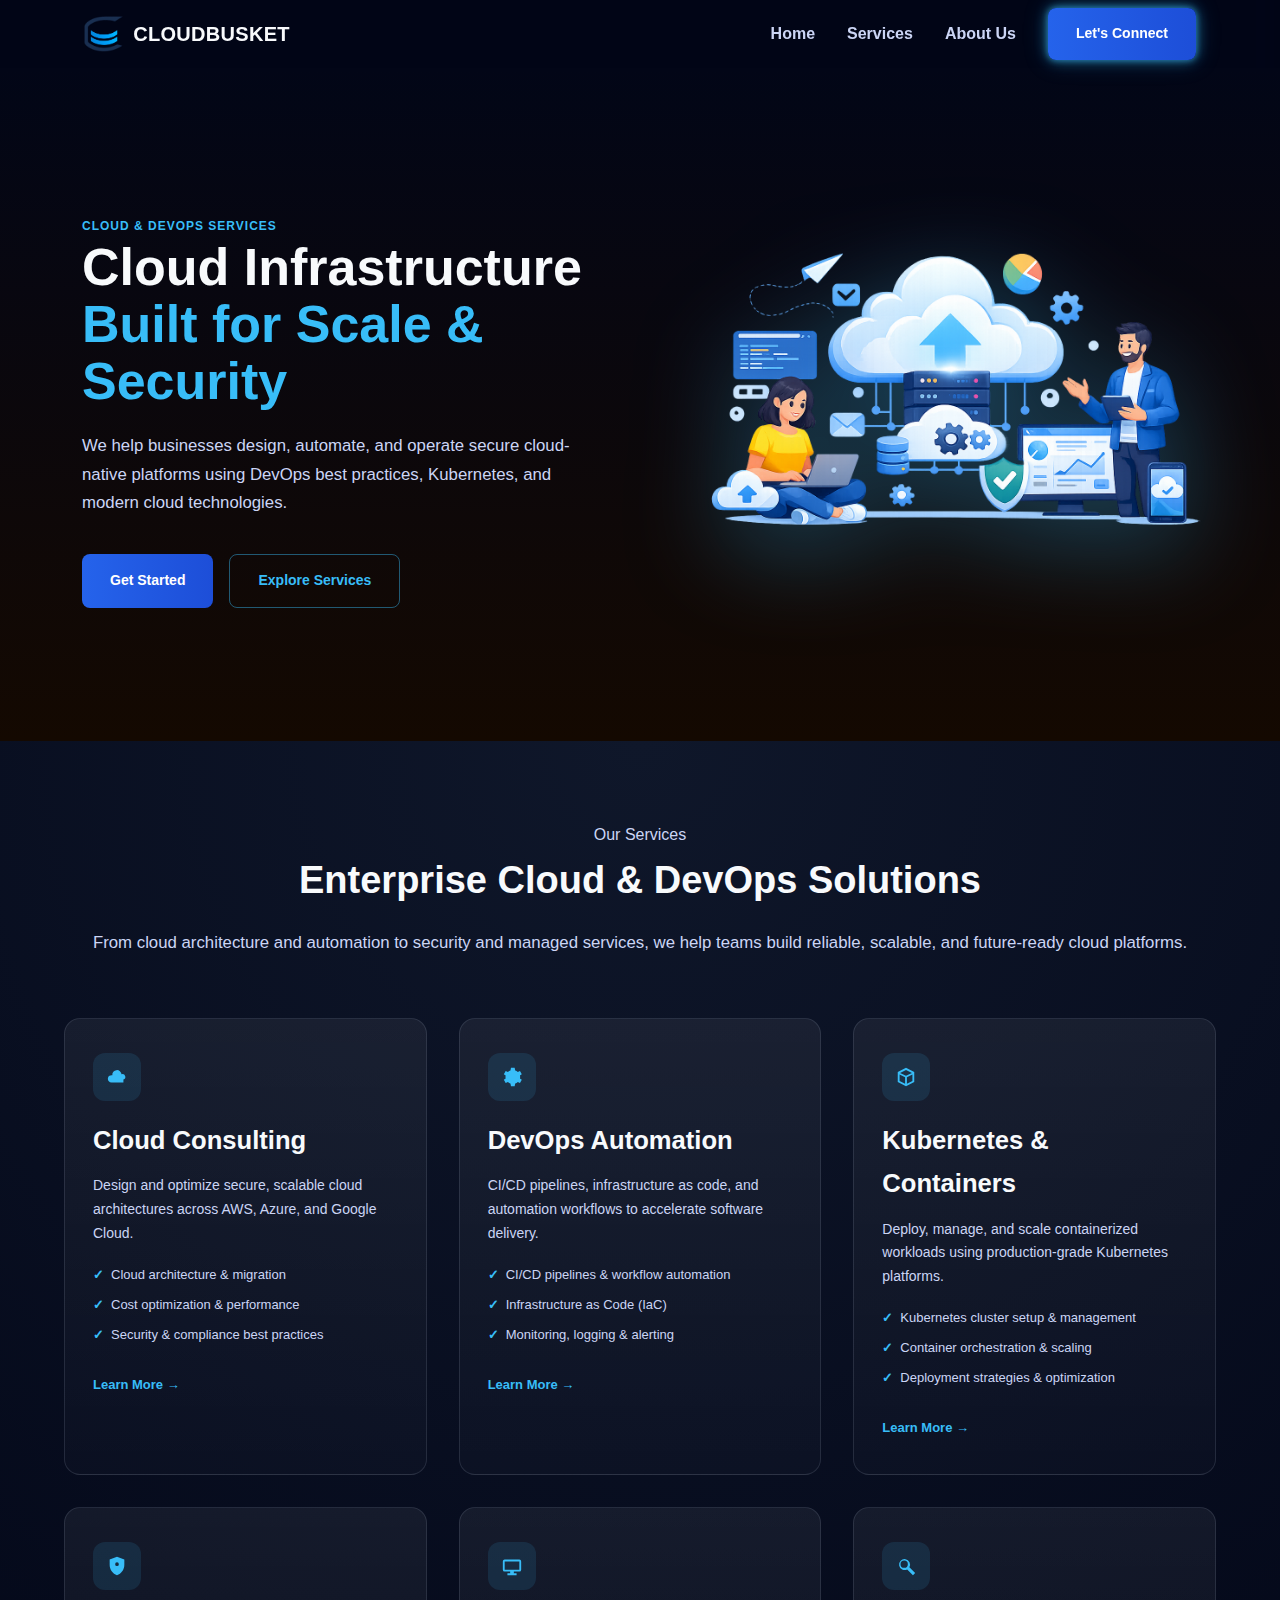
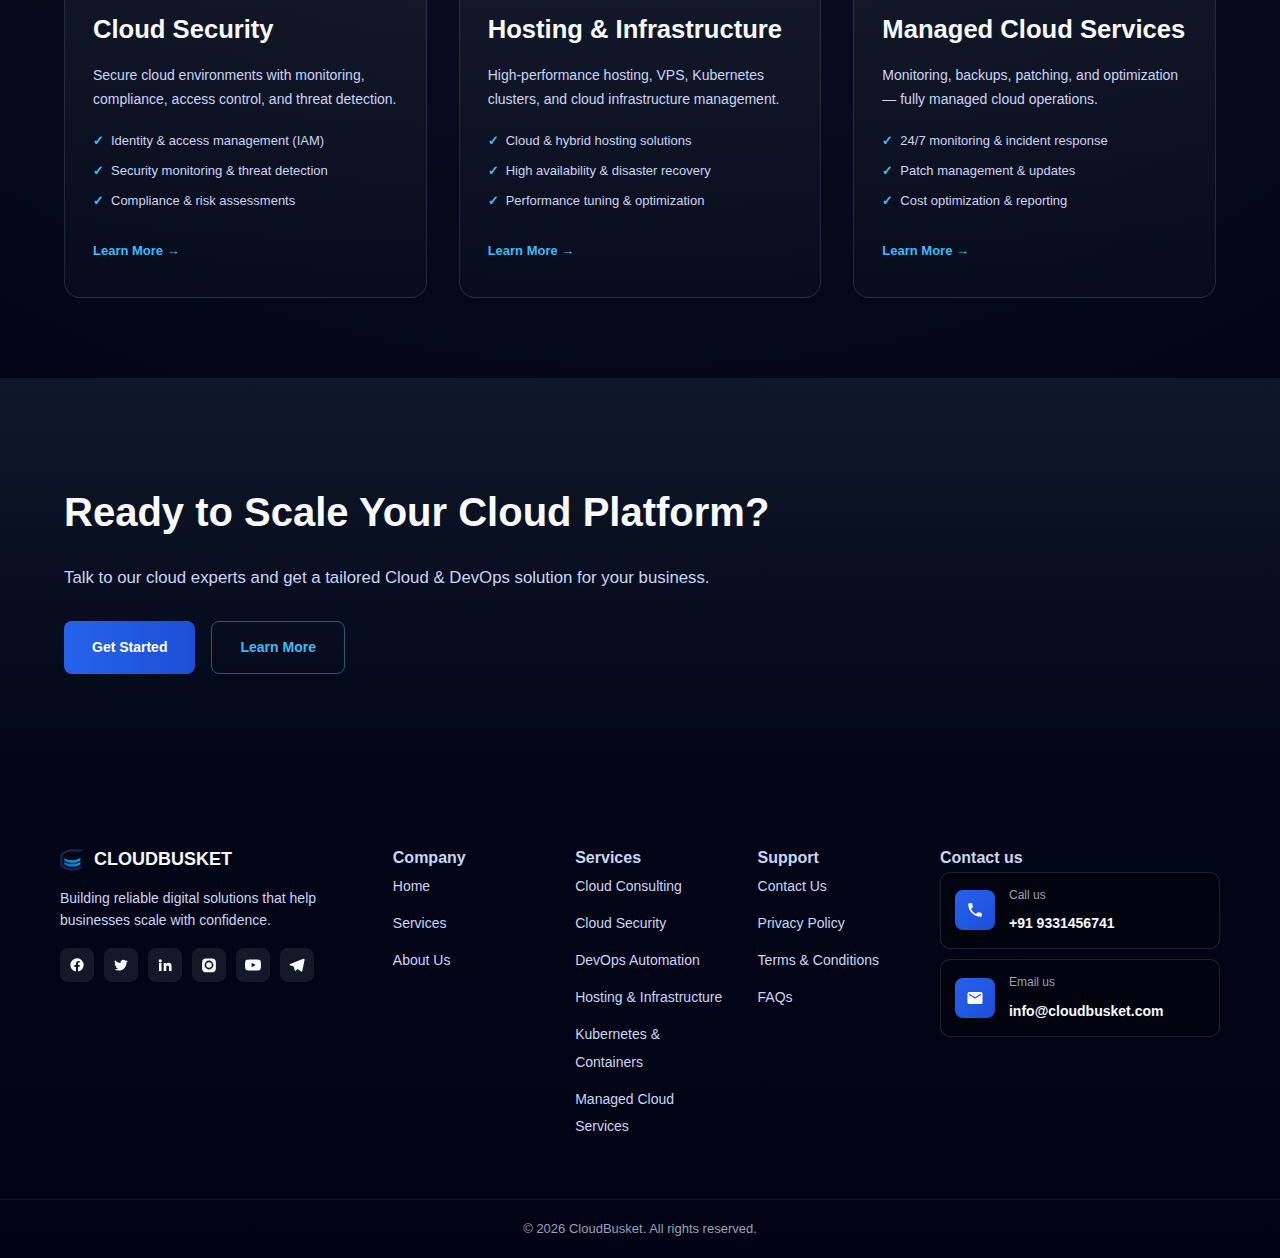
<file: pages/services.html>
<!DOCTYPE html>
<html lang="en">

<head>
  <meta charset="UTF-8" />
  <title>Cloud & DevOps Services | CloudBusket</title>

  <meta name="description"
    content="CloudBusket delivers cloud consulting, DevOps automation, Kubernetes, security, and managed cloud services built for scale and reliability." />

  <meta name="viewport" content="width=device-width, initial-scale=1.0" />

  <!-- Main CSS -->
  <link rel="stylesheet" href="/css/main.css">
  <link rel="stylesheet" href="/css/section/services-section.css">
  <link rel="stylesheet" href="/css/pages/services.css">


  <!-- Favicon -->
  <link rel="icon" href="/assets/favicon/image.ico" type="image/x-icon">
</head>

<body>

  <!-- ======================
       HEADER
  ====================== -->
  <header class="site-header">
    <div class="container header-inner">
      <!-- Left: logo -->
      <div class="header-left">
        <img src="/assets/logo/cloudbusket-08.png" alt="logo" />
        <a href="/index.html" class="logo">CLOUDBUSKET</a>
      </div>

      <!-- Middle: navigation -->
      <nav class="main-nav">
        <a href="/index.html">Home</a>
        <a href="/pages/services.html">Services</a>
        <a href="/pages/about-us.html">About Us</a>
      </nav>

      <!-- Right: CTA button -->
      <a href="/pages/contact-us.html" class="btn btn-primary header-cta">Let's Connect</a>
  </header>


  <!-- ======================
       HERO SECTION
  ====================== -->
  <section class="hero">
    <div class="container hero-container">


      <!-- Left Content -->
      <div class="hero-content">
        <span class="hero-tag">Cloud & DevOps Services</span>

        <h1>
          Cloud Infrastructure<br />
          <span>Built for Scale & Security</span>
        </h1>

        <p>
          We help businesses design, automate, and operate secure
          cloud-native platforms using DevOps best practices,
          Kubernetes, and modern cloud technologies.
        </p>

        <div class="hero-actions">
          <a href="/pages/contact-us.html" class="btn btn-primary">Get Started</a>
          <a href="#services" class="btn btn-secondary">Explore Services</a>
        </div>
      </div>

      <!-- Right Visual -->
      <div class="hero-visual">
        <img src="/assets/images/hero_service.png" alt="Cloud infrastructure illustration"
          class="cloud-illustration" />
      </div>

    </div>
  </section>

  <!-- ======================
       SERVICES SECTION
  ====================== -->
  <section id="services" class="services-dark">
    <div class="container">

      <!-- Section Header -->
      <div class="services-dark-header">
        <span class="section-tag">Our Services</span>

        <h2>Enterprise Cloud & DevOps Solutions</h2>
        <p>
          From cloud architecture and automation to security and
          managed services, we help teams build reliable, scalable,
          and future-ready cloud platforms.
        </p>
      </div>

      <!-- Services Grid -->
      <div class="services-dark-grid">

        <!-- Card 1 -->
        <article class="service-dark-card">
          <div class="service-dark-icon">

            <svg viewBox="0 0 24 24">
              <path d="M19 18H6a4 4 0 1 1 .9-7.9A5 5 0 0 1 17 9a3 3 0 0 1 2 5.8Z" />
            </svg>

          </div>
          <h3>Cloud Consulting</h3>
          <p>
            Design and optimize secure, scalable cloud architectures
            across AWS, Azure, and Google Cloud.
          </p>
          <ul class="service-features">
            <li>Cloud architecture & migration</li>
            <li>Cost optimization & performance</li>
            <li>Security & compliance best practices</li>
          </ul>

          <a href="/pages/cloud-consulting.html" class="service-dark-link">
            Learn More →
          </a>
        </article>

        <!-- Card 2 -->
        <article class="service-dark-card">
          <div class="service-dark-icon">
            <svg viewBox="0 0 24 24">
              <path
                d="M12 8a4 4 0 1 0 0 8 4 4 0 0 0 0-8Zm8.9 4a6.9 6.9 0 0 0-.2-1.6l2-1.5-2-3.4-2.4 1a7.3 7.3 0 0 0-2.8-1.6L14.9 2h-4l-.6 2.9a7.3 7.3 0 0 0-2.8 1.6l-2.4-1-2 3.4 2 1.5a6.9 6.9 0 0 0 0 3.2l-2 1.5 2 3.4 2.4-1a7.3 7.3 0 0 0 2.8 1.6l.6 2.9h4l.6-2.9a7.3 7.3 0 0 0 2.8-1.6l2.4 1 2-3.4-2-1.5c.1-.5.2-1 .2-1.6Z" />
            </svg>

          </div>
          <h3>DevOps Automation</h3>
          <p>
            CI/CD pipelines, infrastructure as code, and automation
            workflows to accelerate software delivery.
          </p>
          <ul class="service-features">
            <li>CI/CD pipelines & workflow automation</li>
            <li>Infrastructure as Code (IaC)</li>
            <li>Monitoring, logging & alerting</li>
          </ul>
          <a href="/pages/devops-automation.html" class="service-dark-link">
            Learn More →
          </a>
        </article>

        <!-- Card 3 -->
        <article class="service-dark-card">
          <div class="service-dark-icon">
            <svg viewBox="0 0 24 24" aria-hidden="true">
              <path
                d="M12 2 3 6.5v11L12 22l9-4.5v-11L12 2Zm0 2.3 6.5 3.2L12 10.7 5.5 7.5 12 4.3Zm-7 5.1 6 3v7l-6-3v-7Zm8 10v-7l6-3v7l-6 3Z" />
            </svg>

          </div>
          <h3>Kubernetes & Containers</h3>
          <p>
            Deploy, manage, and scale containerized workloads using
            production-grade Kubernetes platforms.
          </p>
          <ul class="service-features">
            <li>Kubernetes cluster setup & management</li>
            <li>Container orchestration & scaling</li>
            <li>Deployment strategies & optimization</li>
          </ul>
          <a href="/pages/kubernetes-containers.html" class="service-dark-link">
            Learn More →
          </a>
        </article>

        <!-- Card 4 -->
        <article class="service-dark-card">
          <div class="service-dark-icon">
            <svg viewBox="0 0 24 24" aria-hidden="true">
              <path d="M12 2 4 5v6c0 5 3.4 9.7 8 11 4.6-1.3 8-6 8-11V5l-8-3Zm0 10a2 2 0 1 1 0-4 2 2 0 0 1 0 4Z" />
            </svg>

          </div>
          <h3>Cloud Security</h3>
          <p>
            Secure cloud environments with monitoring, compliance,
            access control, and threat detection.
          </p>
          <ul class="service-features">
            <li>Identity & access management (IAM)</li>
            <li>Security monitoring & threat detection</li>
            <li>Compliance & risk assessments</li>
          </ul>
          <a href="/pages/cloud-security.html" class="service-dark-link">
            Learn More →
          </a>
        </article>

        <!-- Card 5 -->
        <article class="service-dark-card">
          <div class="service-dark-icon">
            <svg viewBox="0 0 24 24" aria-hidden="true">
              <path
                d="M4 5h16a2 2 0 0 1 2 2v9a2 2 0 0 1-2 2h-6v2h3v2H7v-2h3v-2H4a2 2 0 0 1-2-2V7a2 2 0 0 1 2-2Zm0 2v9h16V7H4Z" />
            </svg>

          </div>
          <h3>Hosting & Infrastructure</h3>
          <p>
            High-performance hosting, VPS, Kubernetes clusters,
            and cloud infrastructure management.
          </p>
          <ul class="service-features">
            <li>Cloud & hybrid hosting solutions</li>
            <li>High availability & disaster recovery</li>
            <li>Performance tuning & optimization</li>
          </ul>
          <a href="/pages/hosting-infrastructure.html" class="service-dark-link">
            Learn More →
          </a>
        </article>

        <!-- Card 6 -->
        <article class="service-dark-card">
          <div class="service-dark-icon">
            <svg viewBox="0 0 24 24" aria-hidden="true">
              <path d="M22 19.6 19.6 22l-6.3-6.3a6 6 0 1 1 2.4-2.4ZM10 14a4 4 0 1 0 0-8 4 4 0 0 0 0 8Z" />
            </svg>

          </div>
          <h3>Managed Cloud Services</h3>
          <p>
            Monitoring, backups, patching, and optimization —
            fully managed cloud operations.
          </p>
          <ul class="service-features">
            <li>24/7 monitoring & incident response</li>
            <li>Patch management & updates</li>
            <li>Cost optimization & reporting</li>
          </ul>
          <a href="/pages/managed-cloud-services.html" class="service-dark-link">
            Learn More →
          </a>
        </article>

      </div>
  </section>

  <!-- ======================
       CTA SECTION
  ====================== -->
  <section class="services-cta">
    <div class="container">
      <div class="cta-content">

        <h2>Ready to Scale Your Cloud Platform?</h2>
        <p>
          Talk to our cloud experts and get a tailored
          Cloud & DevOps solution for your business.
        </p>

        <div class="cta-buttons">
          <a href="/pages/contact-us.html" class="btn btn-primary">Get Started</a>
          <a href="/pages/about-us.html" class="btn btn-secondary">Learn More</a>
        </div>
      </div>
  </section>

  <!-- ======================
       FOOTER
  ====================== -->
  <footer class="site-footer">
    <div class="footer-inner">

      <!-- Company -->
      <div class="footer-col footer-company">
        <div class="footer-brand">
          <img src="/assets/logo/cloudbusket-08.png" alt="CloudBusket logo" />
          <h4>CLOUDBUSKET</h4>
        </div>
        <p class="footer-desc">
          Building reliable digital solutions that help businesses
          scale with confidence.
        </p>

        <div class="footer-social">

          <!-- Facebook -->
          <a href="#" aria-label="Facebook">
            <svg viewBox="0 0 24 24">
              <path
                d="M22 12a10 10 0 1 0-11.5 9.9v-7h-2.4V12h2.4V9.7c0-2.4 1.4-3.7 3.6-3.7 1 0 2 .1 2 .1v2.2h-1.1c-1.1 0-1.4.7-1.4 1.4V12h2.5l-.4 2.9h-2.1v7A10 10 0 0 0 22 12Z" />
            </svg>
          </a>

          <!-- Twitter / X -->
          <a href="#" aria-label="Twitter">
            <svg viewBox="0 0 24 24">
              <path
                d="M22 5.9c-.8.4-1.6.6-2.5.8.9-.5 1.5-1.3 1.8-2.2-.8.5-1.8.9-2.8 1.1a4.2 4.2 0 0 0-7.3 3c0 .3 0 .6.1.8A11.9 11.9 0 0 1 3.1 4.8a4.2 4.2 0 0 0 1.3 5.6c-.7 0-1.4-.2-2-.5v.1a4.2 4.2 0 0 0 3.4 4.1c-.6.2-1.3.2-2 .1a4.2 4.2 0 0 0 3.9 2.9A8.4 8.4 0 0 1 2 18.5a11.9 11.9 0 0 0 6.4 1.9c7.7 0 11.9-6.4 11.9-11.9v-.5c.8-.6 1.5-1.3 2.1-2.1Z" />
            </svg>
          </a>

          <!-- LinkedIn -->
          <a href="#" aria-label="LinkedIn">
            <svg viewBox="0 0 24 24">
              <path
                d="M4.9 3.5a2.4 2.4 0 1 0 0 4.8 2.4 2.4 0 0 0 0-4.8ZM3 9h3.8v12H3V9Zm7 0h3.6v1.6h.1a4 4 0 0 1 3.6-2c3.8 0 4.5 2.5 4.5 5.7V21H18v-5.4c0-1.3 0-3-1.9-3s-2.2 1.5-2.2 2.9V21H10V9Z" />
            </svg>
          </a>

          <!-- Instagram -->
          <a href="#" aria-label="Instagram">
            <svg viewBox="0 0 24 24">
              <path
                d="M12 2.2c3.2 0 3.6 0 4.9.1 1.2.1 1.9.3 2.4.5.6.2 1 .5 1.5 1s.8.9 1 1.5c.2.5.4 1.2.5 2.4.1 1.3.1 1.7.1 4.9s0 3.6-.1 4.9c-.1 1.2-.3 1.9-.5 2.4a4.1 4.1 0 0 1-2.5 2.5c-.5.2-1.2.4-2.4.5-1.3.1-1.7.1-4.9.1s-3.6 0-4.9-.1c-1.2-.1-1.9-.3-2.4-.5a4.1 4.1 0 0 1-2.5-2.5c-.2-.5-.4-1.2-.5-2.4-.1-1.3-.1-1.7-.1-4.9s0-3.6.1-4.9c.1-1.2.3-1.9.5-2.4a4.1 4.1 0 0 1 2.5-2.5c.5-.2 1.2-.4 2.4-.5 1.3-.1 1.7-.1 4.9-.1Zm0 3.2a6.6 6.6 0 1 0 0 13.2 6.6 6.6 0 0 0 0-13.2Zm0 10.8a4.2 4.2 0 1 1 0-8.4 4.2 4.2 0 0 1 0 8.4Zm6.9-11.2a1.6 1.6 0 1 1-3.2 0 1.6 1.6 0 0 1 3.2 0Z" />
            </svg>
          </a>

          <!-- YouTube -->
          <a href="#" aria-label="YouTube">
            <svg viewBox="0 0 24 24">
              <path
                d="M23.5 6.2a3 3 0 0 0-2.1-2.1C19.5 3.6 12 3.6 12 3.6s-7.5 0-9.4.5A3 3 0 0 0 .5 6.2 31.6 31.6 0 0 0 0 12a31.6 31.6 0 0 0 .5 5.8 3 3 0 0 0 2.1 2.1c1.9.5 9.4.5 9.4.5s7.5 0 9.4-.5a3 3 0 0 0 2.1-2.1A31.6 31.6 0 0 0 24 12a31.6 31.6 0 0 0-.5-5.8Zm-13.5 9V8.8L16 12l-6 3.2Z" />
            </svg>
          </a>

          <!-- Telegram -->
          <a href="#" aria-label="Telegram">
            <svg viewBox="0 0 24 24">
              <path
                d="M22.5 2.3 1.8 10.6c-1.4.6-1.4 1.5-.3 1.8l5.3 1.7 2 6c.2.6.1.9.7.9.5 0 .7-.3 1-.6l2.5-2.4 5.1 3.8c.9.5 1.6.3 1.8-.9l3.4-16.1c.3-1.4-.5-2-1.8-1.6Z" />
            </svg>
          </a>

        </div>

      </div>


      <!-- Services -->
      <div class="footer-col">
        <h4>Company</h4>
        <ul>
          <li><a href="/index.html">Home</a></li>
          <li><a href="/pages/services.html">Services</a></li>
          <li><a href="/pages/about-us.html">About Us</a></li>
        </ul>
      </div>

      <!-- Services -->
      <div class="footer-col">
        <h4>Services</h4>
        <ul>
          <li><a href="/pages/cloud-consulting.html">Cloud Consulting</a></li>
          <li><a href="/pages/cloud-security.html">Cloud Security</a></li>
          <li><a href="/pages/devops-automation.html">DevOps Automation</a></li>
          <li><a href="/pages/hosting-infrastructure.html">Hosting & Infrastructure</a></li>
          <li><a href="/pages/kubernetes-containers.html">Kubernetes & Containers</a></li>
          <li><a href="/pages/managed-cloud-services.html">Managed Cloud Services</a></li>
        </ul>
      </div>

      <!-- Support -->
      <div class="footer-col">
        <h4>Support</h4>
        <ul>
          <li><a href="/pages/contact-us.html">Contact Us</a></li>
          <li><a href="#">Privacy Policy</a></li>
          <li><a href="#">Terms & Conditions</a></li>
          <li><a href="#">FAQs</a></li>
        </ul>
      </div>

      <!-- Contact Us (Boxed) -->
      <div class="footer-contact-box">
        <h4>Contact us</h4>

        <div class="footer-contact-card">
          <div class="contact-icon">
            <svg viewBox="0 0 24 24" aria-hidden="true">
              <path
                d="M6.6 10.8a15.5 15.5 0 0 0 6.6 6.6l2.2-2.2a1 1 0 0 1 1-.24c1.1.36 2.3.56 3.6.56a1 1 0 0 1 1 1V20a1 1 0 0 1-1 1C10.4 21 3 13.6 3 4a1 1 0 0 1 1-1h3.5a1 1 0 0 1 1 1c0 1.3.2 2.5.6 3.6a1 1 0 0 1-.24 1L6.6 10.8Z" />
            </svg>
          </div>

          <div class="contact-text">
            <span>Call us</span>
            <a href="tel:+919331456741">+91 9331456741</a>
          </div>
        </div>

        <div class="footer-contact-card">
          <div class="contact-icon">
            <svg viewBox="0 0 24 24" aria-hidden="true">
              <path
                d="M20 4H4a2 2 0 0 0-2 2v12a2 2 0 0 0 2 2h16a2 2 0 0 0 2-2V6a2 2 0 0 0-2-2Zm0 4-8 5-8-5V6l8 5 8-5v2Z" />
            </svg>
          </div>

          <div class="contact-text">
            <span>Email us</span>
            <a href="mailto:info@cloudbusket.com">
              info@cloudbusket.com
            </a>
          </div>
        </div>
      </div>

    </div>

    <div class="footer-bottom">
      © 2026 CloudBusket. All rights reserved.
    </div>
  </footer>

</body>

</html>
</file>
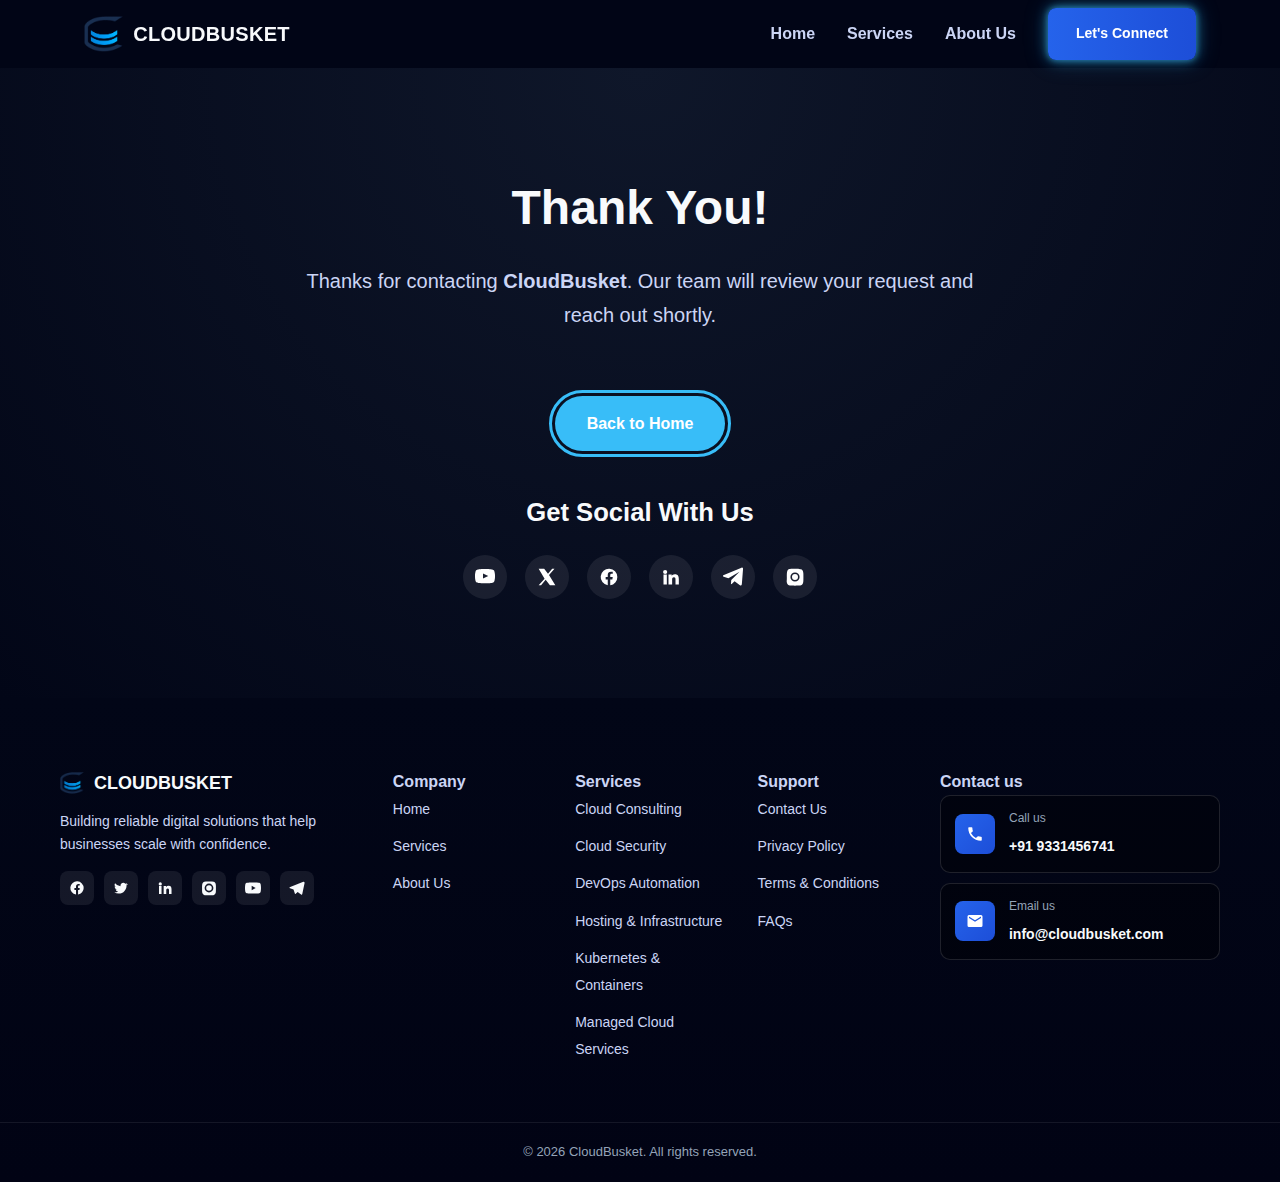
<file: pages/thank-you.html>
<!DOCTYPE html>
<html lang="en">

<head>
    <meta charset="UTF-8" />

    <title>Thank You | CloudBusket</title>

    <meta name="description"
        content="Thank you for contacting CloudBusket. Our cloud and DevOps experts will review your request and get in touch shortly." />

    <meta name="robots" content="noindex, nofollow" />
    <meta name="viewport" content="width=device-width, initial-scale=1.0" />

    <!-- Main CSS -->
    <link rel="stylesheet" href="/css/main.css">
    <link rel="stylesheet" href="/css/pages/thank-you.css">

    <!-- Favicon -->
    <link rel="icon" href="/assets/favicon/image.ico" type="image/x-icon">
</head>

<body>

    <!-- ======================
          HEADER
            ====================== -->
    <header class="site-header">
        <div class="container header-inner">
            <!-- Left: logo -->
            <div class="header-left">
                <img src="/assets/logo/cloudbusket-08.png" alt="logo" />
                <a href="/index.html" class="logo">CLOUDBUSKET</a>
            </div>

            <!-- Middle: navigation -->
            <nav class="main-nav">
                <a href="/index.html">Home</a>
                <a href="/pages/services.html">Services</a>
                <a href="/pages/about-us.html">About Us</a>
            </nav>

            <!-- Right: CTA button -->
            <a href="/pages/contact-us.html" class="btn btn-primary header-cta">Let's Connect</a>
    </header>


    <section class="thank-you-section">
        <div class="thank-you-container">
            <h1>Thank You!</h1>

            <p class="thank-you-message">
                Thanks for contacting <strong>CloudBusket</strong>. Our team will review your request
                and reach out shortly.
            </p>

            <a href="/index.html" class="thank-you-btn" autofocus>
                Back to Home
            </a>



            <div class="thank-you-social">
                <h3>Get Social With Us</h3>

                <div class="social-icons">
                    <a href="https://www.youtube.com" target="_blank" aria-label="YouTube">
                        <!-- YouTube -->
                        <svg viewBox="0 0 24 24">
                            <path
                                d="M23.5 6.2s-.2-1.6-.9-2.3c-.9-.9-1.9-.9-2.3-1C17.2 2.5 12 2.5 12 2.5h0s-5.2 0-8.3.4c-.4.1-1.4.1-2.3 1C.7 4.6.5 6.2.5 6.2S0 8.1 0 10v2c0 1.9.5 3.8.5 3.8s.2 1.6.9 2.3c.9.9 2.1.9 2.6 1 1.9.2 8 .4 8 .4s5.2 0 8.3-.4c.4-.1 1.4-.1 2.3-1 .7-.7.9-2.3.9-2.3s.5-1.9.5-3.8v-2c0-1.9-.5-3.8-.5-3.8zM9.6 13.9V7.8l6.3 3.1-6.3 3z" />
                        </svg>
                    </a>

                    <a href="https://x.com" target="_blank" aria-label="X">
                        <!-- X -->
                        <svg viewBox="0 0 24 24">
                            <path d="M18.2 2H21l-6.6 7.5L22 22h-6.5l-5.1-6.6L4.9 22H2l7.1-8L2 2h6.6l4.6 6L18.2 2z" />
                        </svg>
                    </a>

                    <a href="https://www.facebook.com" target="_blank" aria-label="Facebook">
                        <!-- Facebook -->
                        <svg viewBox="0 0 24 24">
                            <path
                                d="M22 12a10 10 0 10-11.5 9.9v-7H8v-3h2.5V9.5c0-2.5 1.5-3.9 3.8-3.9 1.1 0 2.2.2 2.2.2v2.4h-1.3c-1.3 0-1.7.8-1.7 1.6V12h3l-.5 3h-2.5v7A10 10 0 0022 12z" />
                        </svg>
                    </a>

                    <a href="https://www.linkedin.com" target="_blank" aria-label="LinkedIn">
                        <!-- LinkedIn -->
                        <svg viewBox="0 0 24 24">
                            <path
                                d="M4.98 3.5a2.5 2.5 0 110 5 2.5 2.5 0 010-5zM3 8.98h4v12H3zM9 8.98h3.8v1.64h.05c.53-1 1.83-2.06 3.77-2.06 4.03 0 4.78 2.65 4.78 6.1v6.32h-4v-5.6c0-1.34-.02-3.07-1.87-3.07-1.88 0-2.17 1.46-2.17 2.97v5.7H9z" />
                        </svg>
                    </a>

                    <a href="https://t.me" target="_blank" aria-label="Telegram">
                        <!-- Telegram -->
                        <svg viewBox="0 0 24 24">
                            <path
                                d="M9.9 15.6l-.4 5.1c.6 0 .9-.3 1.3-.6l3.1-3 6.4 4.7c1.2.7 2 .3 2.3-1.1L24 2.9c.4-1.8-.7-2.5-1.8-2L1.1 9.6C-.6 10.3-.6 11.2.8 11.6l5.7 1.8L19.8 5.6 9.9 15.6z" />
                        </svg>
                    </a>

                    <a href="https://www.instagram.com" target="_blank" aria-label="Instagram">
                        <!-- Instagram -->
                        <svg viewBox="0 0 24 24">
                            <path
                                d="M12 2.2c3.2 0 3.6 0 4.9.1 1.2.1 1.9.3 2.3.5.6.2 1 .5 1.4.9.4.4.7.8.9 1.4.2.4.4 1.1.5 2.3.1 1.3.1 1.7.1 4.9s0 3.6-.1 4.9c-.1 1.2-.3 1.9-.5 2.3-.2.6-.5 1-.9 1.4-.4.4-.8.7-1.4.9-.4.2-1.1.4-2.3.5-1.3.1-1.7.1-4.9.1s-3.6 0-4.9-.1c-1.2-.1-1.9-.3-2.3-.5-.6-.2-1-.5-1.4-.9-.4-.4-.7-.8-.9-1.4-.2-.4-.4-1.1-.5-2.3C2.2 15.6 2.2 15.2 2.2 12s0-3.6.1-4.9c.1-1.2.3-1.9.5-2.3.2-.6.5-1 .9-1.4.4-.4.8-.7 1.4-.9.4-.2 1.1-.4 2.3-.5C8.4 2.2 8.8 2.2 12 2.2zM12 6.5a5.5 5.5 0 100 11 5.5 5.5 0 000-11zm0 9.1a3.6 3.6 0 110-7.2 3.6 3.6 0 010 7.2z" />
                        </svg>
                    </a>
                </div>
            </div>
        </div>
    </section>

    <!-- ======================
       FOOTER
  ====================== -->
    <footer class="site-footer">
        <div class="footer-inner">

            <!-- Company -->
            <div class="footer-col footer-company">
                <div class="footer-brand">
                    <img src="/assets/logo/cloudbusket-08.png" alt="CloudBusket logo" />
                    <h4>CLOUDBUSKET</h4>
                </div>
                <p class="footer-desc">
                    Building reliable digital solutions that help businesses
                    scale with confidence.
                </p>

                <div class="footer-social">

                    <!-- Facebook -->
                    <a href="#" aria-label="Facebook">
                        <svg viewBox="0 0 24 24">
                            <path
                                d="M22 12a10 10 0 1 0-11.5 9.9v-7h-2.4V12h2.4V9.7c0-2.4 1.4-3.7 3.6-3.7 1 0 2 .1 2 .1v2.2h-1.1c-1.1 0-1.4.7-1.4 1.4V12h2.5l-.4 2.9h-2.1v7A10 10 0 0 0 22 12Z" />
                        </svg>
                    </a>

                    <!-- Twitter / X -->
                    <a href="#" aria-label="Twitter">
                        <svg viewBox="0 0 24 24">
                            <path
                                d="M22 5.9c-.8.4-1.6.6-2.5.8.9-.5 1.5-1.3 1.8-2.2-.8.5-1.8.9-2.8 1.1a4.2 4.2 0 0 0-7.3 3c0 .3 0 .6.1.8A11.9 11.9 0 0 1 3.1 4.8a4.2 4.2 0 0 0 1.3 5.6c-.7 0-1.4-.2-2-.5v.1a4.2 4.2 0 0 0 3.4 4.1c-.6.2-1.3.2-2 .1a4.2 4.2 0 0 0 3.9 2.9A8.4 8.4 0 0 1 2 18.5a11.9 11.9 0 0 0 6.4 1.9c7.7 0 11.9-6.4 11.9-11.9v-.5c.8-.6 1.5-1.3 2.1-2.1Z" />
                        </svg>
                    </a>

                    <!-- LinkedIn -->
                    <a href="#" aria-label="LinkedIn">
                        <svg viewBox="0 0 24 24">
                            <path
                                d="M4.9 3.5a2.4 2.4 0 1 0 0 4.8 2.4 2.4 0 0 0 0-4.8ZM3 9h3.8v12H3V9Zm7 0h3.6v1.6h.1a4 4 0 0 1 3.6-2c3.8 0 4.5 2.5 4.5 5.7V21H18v-5.4c0-1.3 0-3-1.9-3s-2.2 1.5-2.2 2.9V21H10V9Z" />
                        </svg>
                    </a>

                    <!-- Instagram -->
                    <a href="#" aria-label="Instagram">
                        <svg viewBox="0 0 24 24">
                            <path
                                d="M12 2.2c3.2 0 3.6 0 4.9.1 1.2.1 1.9.3 2.4.5.6.2 1 .5 1.5 1s.8.9 1 1.5c.2.5.4 1.2.5 2.4.1 1.3.1 1.7.1 4.9s0 3.6-.1 4.9c-.1 1.2-.3 1.9-.5 2.4a4.1 4.1 0 0 1-2.5 2.5c-.5.2-1.2.4-2.4.5-1.3.1-1.7.1-4.9.1s-3.6 0-4.9-.1c-1.2-.1-1.9-.3-2.4-.5a4.1 4.1 0 0 1-2.5-2.5c-.2-.5-.4-1.2-.5-2.4-.1-1.3-.1-1.7-.1-4.9s0-3.6.1-4.9c.1-1.2.3-1.9.5-2.4a4.1 4.1 0 0 1 2.5-2.5c.5-.2 1.2-.4 2.4-.5 1.3-.1 1.7-.1 4.9-.1Zm0 3.2a6.6 6.6 0 1 0 0 13.2 6.6 6.6 0 0 0 0-13.2Zm0 10.8a4.2 4.2 0 1 1 0-8.4 4.2 4.2 0 0 1 0 8.4Zm6.9-11.2a1.6 1.6 0 1 1-3.2 0 1.6 1.6 0 0 1 3.2 0Z" />
                        </svg>
                    </a>

                    <!-- YouTube -->
                    <a href="#" aria-label="YouTube">
                        <svg viewBox="0 0 24 24">
                            <path
                                d="M23.5 6.2a3 3 0 0 0-2.1-2.1C19.5 3.6 12 3.6 12 3.6s-7.5 0-9.4.5A3 3 0 0 0 .5 6.2 31.6 31.6 0 0 0 0 12a31.6 31.6 0 0 0 .5 5.8 3 3 0 0 0 2.1 2.1c1.9.5 9.4.5 9.4.5s7.5 0 9.4-.5a3 3 0 0 0 2.1-2.1A31.6 31.6 0 0 0 24 12a31.6 31.6 0 0 0-.5-5.8Zm-13.5 9V8.8L16 12l-6 3.2Z" />
                        </svg>
                    </a>

                    <!-- Telegram -->
                    <a href="#" aria-label="Telegram">
                        <svg viewBox="0 0 24 24">
                            <path
                                d="M22.5 2.3 1.8 10.6c-1.4.6-1.4 1.5-.3 1.8l5.3 1.7 2 6c.2.6.1.9.7.9.5 0 .7-.3 1-.6l2.5-2.4 5.1 3.8c.9.5 1.6.3 1.8-.9l3.4-16.1c.3-1.4-.5-2-1.8-1.6Z" />
                        </svg>
                    </a>

                </div>

            </div>


            <!-- Services -->
            <div class="footer-col">
                <h4>Company</h4>
                <ul>
                    <li><a href="/index.html">Home</a></li>
                    <li><a href="/pages/services.html">Services</a></li>
                    <li><a href="/pages/about-us.html">About Us</a></li>
                </ul>
            </div>

            <!-- Services -->
            <div class="footer-col">
                <h4>Services</h4>
                <ul>
                    <li><a href="/pages/cloud-consulting.html">Cloud Consulting</a></li>
                    <li><a href="/pages/cloud-security.html">Cloud Security</a></li>
                    <li><a href="/pages/devops-automation.html">DevOps Automation</a></li>
                    <li><a href="/pages/hosting-infrastructure.html">Hosting & Infrastructure</a></li>
                    <li><a href="/pages/kubernetes-containers.html">Kubernetes & Containers</a></li>
                    <li><a href="/pages/managed-cloud-services.html">Managed Cloud Services</a></li>
                </ul>
            </div>

            <!-- Support -->
            <div class="footer-col">
                <h4>Support</h4>
                <ul>
                    <li><a href="/pages/contact-us.html">Contact Us</a></li>
                    <li><a href="#">Privacy Policy</a></li>
                    <li><a href="#">Terms & Conditions</a></li>
                    <li><a href="#">FAQs</a></li>
                </ul>
            </div>

            <!-- Contact Us (Boxed) -->
            <div class="footer-contact-box">
                <h4>Contact us</h4>

                <div class="footer-contact-card">
                    <div class="contact-icon">
                        <svg viewBox="0 0 24 24" aria-hidden="true">
                            <path
                                d="M6.6 10.8a15.5 15.5 0 0 0 6.6 6.6l2.2-2.2a1 1 0 0 1 1-.24c1.1.36 2.3.56 3.6.56a1 1 0 0 1 1 1V20a1 1 0 0 1-1 1C10.4 21 3 13.6 3 4a1 1 0 0 1 1-1h3.5a1 1 0 0 1 1 1c0 1.3.2 2.5.6 3.6a1 1 0 0 1-.24 1L6.6 10.8Z" />
                        </svg>
                    </div>

                    <div class="contact-text">
                        <span>Call us</span>
                        <a href="tel:+919331456741">+91 9331456741</a>
                    </div>
                </div>

                <div class="footer-contact-card">
                    <div class="contact-icon">
                        <svg viewBox="0 0 24 24" aria-hidden="true">
                            <path
                                d="M20 4H4a2 2 0 0 0-2 2v12a2 2 0 0 0 2 2h16a2 2 0 0 0 2-2V6a2 2 0 0 0-2-2Zm0 4-8 5-8-5V6l8 5 8-5v2Z" />
                        </svg>
                    </div>

                    <div class="contact-text">
                        <span>Email us</span>
                        <a href="mailto:info@cloudbusket.com">
                            info@cloudbusket.com
                        </a>
                    </div>
                </div>
            </div>

        </div>

        <div class="footer-bottom">
            © 2026 CloudBusket. All rights reserved.
        </div>
    </footer>

</body>

</html>
</file>
<file: css/section/services-section.css>
.hero {
  background: linear-gradient(180deg, var(--bg-dark), #140901);
  padding: 120px 20px 110px;
}

.hero-container {
  display: grid;
  grid-template-columns: 1.1fr 0.9fr;
  gap: 60px;
  align-items: center;
}

.hero-tag {
  font-size: 12px;
  font-weight: 700;
  letter-spacing: 1px;
  text-transform: uppercase;
  color: var(--brand-accent);
  margin-bottom: 16px;
}

.hero-content h1 {
  font-size: 52px;
  line-height: 1.1;
  color: var(--text-white);
  margin-bottom: 22px;
}

.hero-content h1 span {
  color: var(--brand-accent);
}

.hero-content p {
  max-width: 520px;
  color: var(--text-light);
  margin-bottom: 36px;
}

.hero-actions {
  display: flex;
  gap: 16px;
  flex-wrap: wrap;
}

.hero-visual {
  display: flex;
  justify-content: center;
  align-items: center;
  /*outline: 2px solid red;*/
}

.cloud-illustration {
  max-width: 760px;
  width: 140%;
  filter: drop-shadow(0 24px 50px var(--glow-accent));
}

.services-dark {
  background: radial-gradient(circle at top, var(--bg-dark-soft), var(--bg-dark));
  padding: 80px 0px;
}

.services-dark-header {
  text-align: center;
  max-width: 1200px;
  margin: 0 auto 60px;
  padding: 0 20px;
}

.services-dark-header h2 {
  font-size: 38px;
  color: var(--text-white);
  margin-bottom: 16px;
}

.services-dark-header p {
  color: var(--text-light);
}

.services-dark-grid {
  max-width: 1200px;
  margin: auto;
  display: grid;
  gap: 26px;
}


.service-dark-card {
  padding: 34px 28px;
  border-radius: 16px;
  background: linear-gradient(180deg,
      rgba(255, 255, 255, 0.06),
      rgba(255, 255, 255, 0.02));
  border: 1px solid rgba(148, 163, 184, 0.18);
  color: var(--text-light);
  transition: 0.35s ease;
}

.service-dark-card:hover {
  transform: translateY(-6px);
  border-color: var(--brand-accent);
  box-shadow: 0 30px 60px rgba(0, 0, 0, 0.6);
}

.service-dark-card h3 {
  color: var(--text-white);
  margin-bottom: 12px;
}

.service-dark-card p {
  font-size: 14px;
}

.service-dark-link {
  display: inline-flex;
  align-items: center;
  gap: 8px;
  font-size: 13px;
  font-weight: 700;
  color: var(--brand-accent);
  text-decoration: none;
}

.service-dark-icon {
  width: 48px;
  height: 48px;
  border-radius: 12px;
  background: rgba(56, 189, 248, 0.12);
  display: flex;
  align-items: center;
  justify-content: center;
  margin-bottom: 18px;
}

.service-dark-icon svg {
  width: 22px;
  height: 22px;
  fill: var(--brand-accent);
}

.services-dark-grid {
  grid-column: 1 / -1;
  display: grid;
  grid-template-columns: repeat(3, 1fr);
  gap: 32px;
}
</file>
<file: css/pages/index.css>
.hero-container {
  display: grid;
  grid-template-columns: 1.1fr 0.9fr;
  gap: 60px;
  align-items: center;
}

/* Responsive hero layout */
@media (max-width: 900px) {
  .hero-container {
    grid-template-columns: 1fr;
    text-align: center;
  }
}
</file>
<file: css/pages/about-us.css>
.about-hero {
  padding: 100px 20px 80px;
  text-align: center;
}

.about-hero h1 {
  font-size: 3rem;
  color: var(--text-white);
}

.about-hero-subtitle {
  max-width: 760px;
  margin: 18px auto 32px;
  font-size: 18px;
  color: var(--text-light);
}

.about-hero-cta {
  display: flex;
  gap: 16px;
  justify-content: center;
  flex-wrap: wrap;
}

/* Sections */
.about-section {
  padding: 80px 20px;
}

.about-dark {
  background: rgba(255, 255, 255, 0.02);
}

.about-light {
  background: rgba(255, 255, 255, 0.04);
}

.about-narrow {
  max-width: 800px;
}

/* Founder */
.founder-layout {
  display: grid;
  grid-template-columns: 1.2fr 1fr;
  gap: 48px;
  align-items: center;
}

.founder-skills {
  display: grid;
  grid-template-columns: repeat(2, 1fr);
  gap: 14px;
}

.skill-badge {
  padding: 12px 14px;
  border-radius: 10px;
  background: rgba(255, 255, 255, 0.06);
  font-size: 13px;
  text-align: center;
}

/* Methodology */
.methodology-grid {
  display: grid;
  grid-template-columns: repeat(5, 1fr);
  gap: 28px;
  margin-top: 42px;
}

.method-card {
  padding: 26px;
  border-radius: 14px;
  background: rgba(255, 255, 255, 0.04);
  transition: 0.3s ease;
}

.method-card:hover {
  transform: translateY(-6px);
  background: rgba(255, 255, 255, 0.07);
}

/* Industries */
.industries-grid {
  display: grid;
  grid-template-columns: repeat(4, 1fr);
  gap: 24px;
  margin-top: 32px;
}

.industry-card {
  padding: 20px;
  text-align: center;
  border-radius: 12px;
  background: rgba(255, 255, 255, 0.05);
  font-weight: 600;
  transition: 0.3s ease;
}

.industry-card:hover {
  transform: translateY(-6px);
  background: rgba(255, 255, 255, 0.07);
}

/* CTA */
.about-cta {
  padding: 90px 20px;
  text-align: center;
  background: linear-gradient(135deg,
      rgba(56, 189, 248, 0.15),
      rgba(37, 99, 235, 0.15));
}

/* Responsive */
@media (max-width: 900px) {

  .founder-layout,
  .approach-grid,
  .industries-grid {
    grid-template-columns: 1fr;
  }
}
</file>
<file: css/section/service-pages.css>
.services-hero {
  background: linear-gradient(180deg, var(--bg-dark), #140601);
  color: #fff;
  padding: 80px 0 80px;
  position: relative;
}

.services-hero h1 {
  font-size: 3rem;
  line-height: 1.2;
  margin-bottom: 20px;
}

.services-hero h1 span {
  display: block;
  font-size: 1.4rem;
  font-weight: 400;
  color: #c7d2fe;
  margin-top: 10px;
}

.services-hero p {
  max-width: 680px;
  font-size: 1.1rem;
  opacity: 0.9;
  margin-bottom: 40px;
}

.hero-actions {
  display: flex;
  gap: 16px;
  flex-wrap: wrap;
}

/* ==================ALL SERVICE PAGES: CLOUD CAPABILITIES ================== */

.cloud-capabilities {
  padding: 80px 0;
  background: linear-gradient(180deg, var(--bg-dark-soft), var(--bg-dark));
}

.cloud-capabilities .section-tag {
  display: inline-block;
  font-size: 12px;
  font-weight: 700;
  letter-spacing: 1.4px;
  text-transform: uppercase;
  color: var(--brand-accent);
  margin-bottom: 14px;
}

.cloud-capabilities h2 {
  font-size: 40px;
  line-height: 1.2;
  color: var(--text-white);
  max-width: 960px;
  margin: 0 auto 18px;
}

.cloud-capabilities h2::after {
  content: "";
  display: block;
  width: 640px;
  height: 3px;
  margin: 18px auto 0;
  background: linear-gradient(90deg,
      transparent,
      var(--brand-accent),
      transparent);
}


/*Subtle divider line between capability sections*/
.capability-section {
  margin-top: 70px;
  padding-top: 10px;
  border-top: 1px solid rgba(255, 255, 255, 0.08)
}

.capability-section:first-of-type {
  border-top: none;
  padding-top: 0;
}

.cloud-capabilities>.container {
  text-align: center;
}

.capability-section {
  text-align: left;
}


.capability-section h3 {
  color: var(--text-white);
  font-size: 28px;
  margin-bottom: 14px;
}

.capability-intro {
  max-width: 760px;
  color: var(--text-light);
  margin-bottom: 40px;
}

.capability-grid {
  display: grid;
  grid-template-columns: repeat(auto-fit, minmax(240px, 1fr));
  gap: 22px;
}

.capability-card {
  padding: 22px 20px;
  border-radius: 20px;
  background: rgba(255, 255, 255, 0.04);
  border: 1px solid rgba(255, 255, 255, 0.1);
  color: var(--text-white);
  font-weight: 600;
  font-size: 14px;
  transition: transform 0.25s ease, border-color 0.25s ease;
}

.capability-card:hover {
  transform: translateY(-4px);
  border-color: var(--brand-accent);
}

/* ================== ALL SERVICE PAGES: APPROACH ================== */

.approach-table-section {
  padding: 100px 0;
  background: linear-gradient(180deg, var(--bg-dark), var(--bg-dark-soft));
  text-align: center;
}

/* Center only the intro content */
.approach-table-section .section-tag,
.approach-table-section h2,
.approach-intro {
  text-align: center;
}

.approach-intro {
  max-width: 720px;
  margin: 0 auto 50px;
  color: var(--text-light);
  text-align: center;
}

.approach-table {
  display: grid;
  grid-template-columns: repeat(5, 1fr);
  border-radius: 20px;
  overflow: hidden;
  border: 1px solid rgba(255, 255, 255, 0.12);
  margin: 0;
  text-align: left;
}

.approach-header {
  padding: 24px 20px;
  background: rgba(56, 189, 248, 0.15);
  font-weight: 600;
  font-size: 1rem;
  color: var(--text-white);
  text-align: center;
  border-right: 1px solid rgba(255, 255, 255, 0.08);
  margin: 0;
}

.approach-header:last-child,
.approach-cell:last-child {
  border-right: none;
}


.approach-cell {
  padding: 28px 22px;
  background: transparent;
  color: var(--text-light);
  font-size: 0.95rem;
  line-height: 1.6;
  text-align: left;
  border-right: 1px solid rgba(255, 255, 255, 0.06);
}


.approach-cell:last-child {
  border-right: none;
}

/* ================== ALL SERVICE PAGES: WHY CHOOSE US ================== */


.why-choose-section {
  padding: 80px 0;
}

.why-choose-card {
  padding: 34px 28px;
  border-radius: 16px;
  background: linear-gradient(180deg,
      rgba(255, 255, 255, 0.06),
      rgba(255, 255, 255, 0.02));
  border: 1px solid rgba(148, 163, 184, 0.18);
  color: var(--text-light);
  transition: 0.35s ease;
}

.why-choose-card:hover {
  transform: translateY(-6px);
  border-color: var(--brand-accent);
  box-shadow: 0 30px 60px rgba(0, 0, 0, 0.6);
}

.why-choose-header h2 {
  text-align: left;
  margin: 0 0 24px;
  font-size: 2.6rem;
  line-height: 1.25;
  font-weight: 400;
  color: var(--text-white);
  text-transform: uppercase;
}

/* Force second line alignment */
.why-choose-header h2 strong {
  display: inline;
  font-weight: 800;
  white-space: nowrap;
}

.why-choose-card h3 {
  color: var(--text-white);
  margin-bottom: 12px;
}

.why-choose-card p {
  font-size: 14px;
}

/* 🔑 THIS is the main grid (same as services-dark-layout) */
.why-choose-layout {
  display: grid;
  grid-template-columns: repeat(3, 1fr);
  gap: 32px;
}

/* Header spans all columns but aligns left */
.why-choose-header {
  max-width: 1200px;
  margin-bottom: 0;
  grid-column: 1 / -1;
  display: grid;
  grid-template-columns: repeat(3, 1fr);
}

.why-choose-header h2 {
  grid-column: 1 / 3;
}

/* Cards grid (same as services-dark-grid) */
.why-choose-grid {
  grid-column: 1 / -1;
  display: grid;
  grid-template-columns: repeat(3, 1fr);
  gap: 32px;
}

/* ================== ALL SERVICE PAGES: SECTION DIVIDER ================== */
.section-divider {
  max-width: 1100px;
  width: 90%;
  height: 2px;
  margin: 10px auto;
  background: linear-gradient(90deg,
      transparent,
      var(--brand-accent),
      transparent);
  opacity: 0.7;
}
</file>
<file: css/pages/contact-us.css>
.contact-hero {
  background: radial-gradient(circle at right,
      rgba(56, 189, 248, 0.15),
      var(--bg-dark));
  padding: 120px 0;
}

.contact-grid {
  display: grid;
  grid-template-columns: 1.1fr 0.9fr;
  gap: 80px;
  align-items: start;
}

/* LEFT SIDE */
.contact-content h1 {
  font-size: 52px;
  line-height: 1.1;
  color: var(--text-white);
  margin-bottom: 24px;
}

.contact-content p {
  max-width: 460px;
  color: var(--text-light);
  margin-bottom: 60px;
}

.trusted span {
  font-size: 12px;
  letter-spacing: 1px;
  color: var(--text-muted);
  font-weight: 700;
}

.trusted-logos {
  margin-top: 20px;
  display: flex;
  flex-wrap: wrap;
  gap: 24px;
  opacity: 0.6;
}

/* RIGHT FORM CARD */
.contact-form-card {
  background: linear-gradient(180deg,
      rgba(255, 255, 255, 0.08),
      rgba(255, 255, 255, 0.03));
  border: 1px solid rgba(255, 255, 255, 0.12);
  border-radius: 20px;
  padding: 36px;
  backdrop-filter: blur(14px);
}

/* ================== CONTACT US: SUBMIT FORM ================== */
.form-row {
  display: grid;
  grid-template-columns: 1fr 1fr;
  gap: 16px;
}

.form-group {
  display: flex;
  flex-direction: column;
  margin-bottom: 18px;
}

.form-group label {
  font-size: 12px;
  margin-bottom: 6px;
  color: var(--text-light);
}

.form-group input,
.form-group textarea {
  background: rgba(0, 0, 0, 0.4);
  border: 1px solid rgba(255, 255, 255, 0.15);
  border-radius: 8px;
  padding: 12px 14px;
  color: var(--text-white);
  font-size: 14px;
}

.form-group input:focus,
.form-group textarea:focus {
  outline: none;
  border-color: var(--brand-accent);
  box-shadow: 0 0 0 2px rgba(56, 189, 248, 0.25);
}

/* SUBMIT */
.submit-btn {
  width: 100%;
  margin-top: 12px;
  padding: 14px;
  font-size: 15px;
}

/* RESPONSIVE */
@media (max-width: 900px) {
  .contact-grid {
    grid-template-columns: 1fr;
  }

  .contact-content h1 {
    font-size: 42px;
  }
}

/* ================== CONTACT US: CONTACT VIA US ================== */

.alt-contact {
  margin-top: 32px;
}

.alt-contact h4 {
  font-size: 14px;
  font-weight: 600;
  color: var(--text-white);
  margin-bottom: 16px;
}

.alt-contact-list {
  display: flex;
  flex-direction: column;
  gap: 14px;
}

.alt-contact-item {
  display: flex;
  align-items: center;
  gap: 12px;
  padding: 12px 14px;
  height: 74px;
  /* 🔥 forces equal height */
  border-radius: 10px;
  background: rgba(0, 0, 0, 0.35);
  border: 1px solid rgba(255, 255, 255, 0.1);
}


/* Icon container */
.alt-icon {
  width: 32px;
  height: 32px;
  border-radius: 8px;
  background: rgba(255, 255, 255, 0.08);
  display: flex;
  align-items: center;
  justify-content: center;
  flex-shrink: 0;
}

.alt-icon svg {
  width: 16px;
  height: 16px;
  fill: var(--text-light);
}

/* Text */
.alt-contact-item strong {
  font-size: 13px;
  color: var(--text-white);
  display: block;
  margin-bottom: 2px;
}

.alt-contact-item p,
.alt-contact-item a {
  font-size: 13px;
  line-height: 1.4;
  color: var(--text-light);
  margin: 0;
  text-decoration: none;
}

.alt-contact-item a:hover {
  color: var(--brand-accent);
}


/* ================== CONTACT US: SUBMIT FORM CHECKBOX ================== */

.form-checkboxes {
  margin: 22px 0 28px;
  display: flex;
  flex-direction: column;
  gap: 14px;
}

.checkbox {
  display: flex;
  align-items: flex-start;
  gap: 12px;
  font-size: 13px;
  line-height: 1.4;
  color: var(--text-light);
  cursor: pointer;
}

/* Hide default checkbox */
.checkbox input {
  display: none;
}

/* Custom checkbox */
.checkmark {
  width: 18px;
  height: 18px;
  border-radius: 4px;
  border: 1px solid rgba(255, 255, 255, 0.35);
  background: rgba(0, 0, 0, 0.4);
  position: relative;
  flex-shrink: 0;
  margin-top: 2px;
}

/* Check state */
.checkbox input:checked+.checkmark {
  background: linear-gradient(90deg,
      var(--brand-primary),
      var(--brand-accent));
  border-color: var(--brand-accent);
  box-shadow: 0 0 8px rgba(56, 189, 248, 0.6);
}

.checkbox input:checked+.checkmark::after {
  content: "✓";
  position: absolute;
  top: 50%;
  left: 50%;
  transform: translate(-50%, -52%);
  font-size: 12px;
  color: #fff;
  font-weight: 700;
}

/* Text block */
.checkbox-text {
  display: inline;
  line-height: 1.5;
}

/* Keep "Privacy Policy" together */
.checkbox-text a {
  white-space: nowrap;
  color: var(--brand-accent);
  text-decoration: underline;
}

.checkbox-text a:hover {
  text-decoration: none;
}

.required {
  color: var(--brand-accent);
  font-weight: 700;
}


/* Links */
.checkbox a {
  color: var(--brand-accent);
  text-decoration: underline;
  white-space: nowrap;
}

.checkbox a:hover {
  text-decoration: none;
}
</file>
<file: css/pages/services.css>
/* ================== SERVICE PAGE: SERVICES FEATURES ================== */

.service-features {
  margin: 18px 0 24px;
  padding: 0;
  list-style: none;
}

.service-features li {
  font-size: 13px;
  color: var(--text-light);
  margin-bottom: 8px;
  position: relative;
  padding-left: 18px;
}

.service-features li::before {
  content: "✓";
  position: absolute;
  left: 0;
  color: var(--brand-accent);
  font-weight: 700;
}
</file>
<file: css/pages/thank-you.css>
.thank-you-section {
  min-height: 70vh;
  display: flex;
  align-items: center;
  justify-content: center;
  text-align: center;
  background: radial-gradient(circle at top, var(--bg-dark-soft), var(--bg-dark));
  padding: 60px 20px;
}

.thank-you-container {
  max-width: 720px;
}

.thank-you-container h1 {
  font-size: 48px;
  color: var(--text-white);
  margin-bottom: 16px;
}

.thank-you-message {
  font-size: 20px;
  color: var(--text-light);
  margin-bottom: 40px;
}

.thank-you-social h3 {
  color: var(--text-white);
  margin-bottom: 20px;
}

.thank-you-btn {
  display: inline-block;
  margin: 24px auto 40px;
  padding: 14px 32px;
  background: var(--brand-accent);
  color: #ffffff;
  font-weight: 600;
  border-radius: 30px;
  text-decoration: none;
  transition: all 0.3s ease;
}

.thank-you-btn:hover {
  background: #ffffff;
  color: var(--brand-accent);
  transform: translateY(-2px);
}

.social-icons {
  display: flex;
  justify-content: center;
  gap: 18px;
  flex-wrap: wrap;
}

.social-icons a {
  width: 44px;
  height: 44px;
  display: flex;
  align-items: center;
  justify-content: center;
  border-radius: 50%;
  background: rgba(255, 255, 255, 0.08);
  transition: all 0.3s ease;
}

.social-icons a:hover {
  background: var(--brand-accent);
  transform: translateY(-3px);
}

.social-icons svg {
  width: 20px;
  height: 20px;
  fill: #ffffff;
}
</file>
<file: css/main.css>
/* ===============================
   Base (must come FIRST)
================================ */
@import "./base/variables.css";
@import "./base/reset.css";
@import "./base/typography.css";

/* ===============================
   Layout
================================ */
@import "./layout/container.css";
@import "./layout/grid.css";
@import "./layout/header.css";
@import "./layout/footer.css";

/* ===============================
   Components
================================ */
@import "./components/button.css";
@import "./components/cards.css";

/* ===============================
   Sections
================================ */
@import "./components/cta.css";

/* ===============================
   Pages
================================ */
</file>
